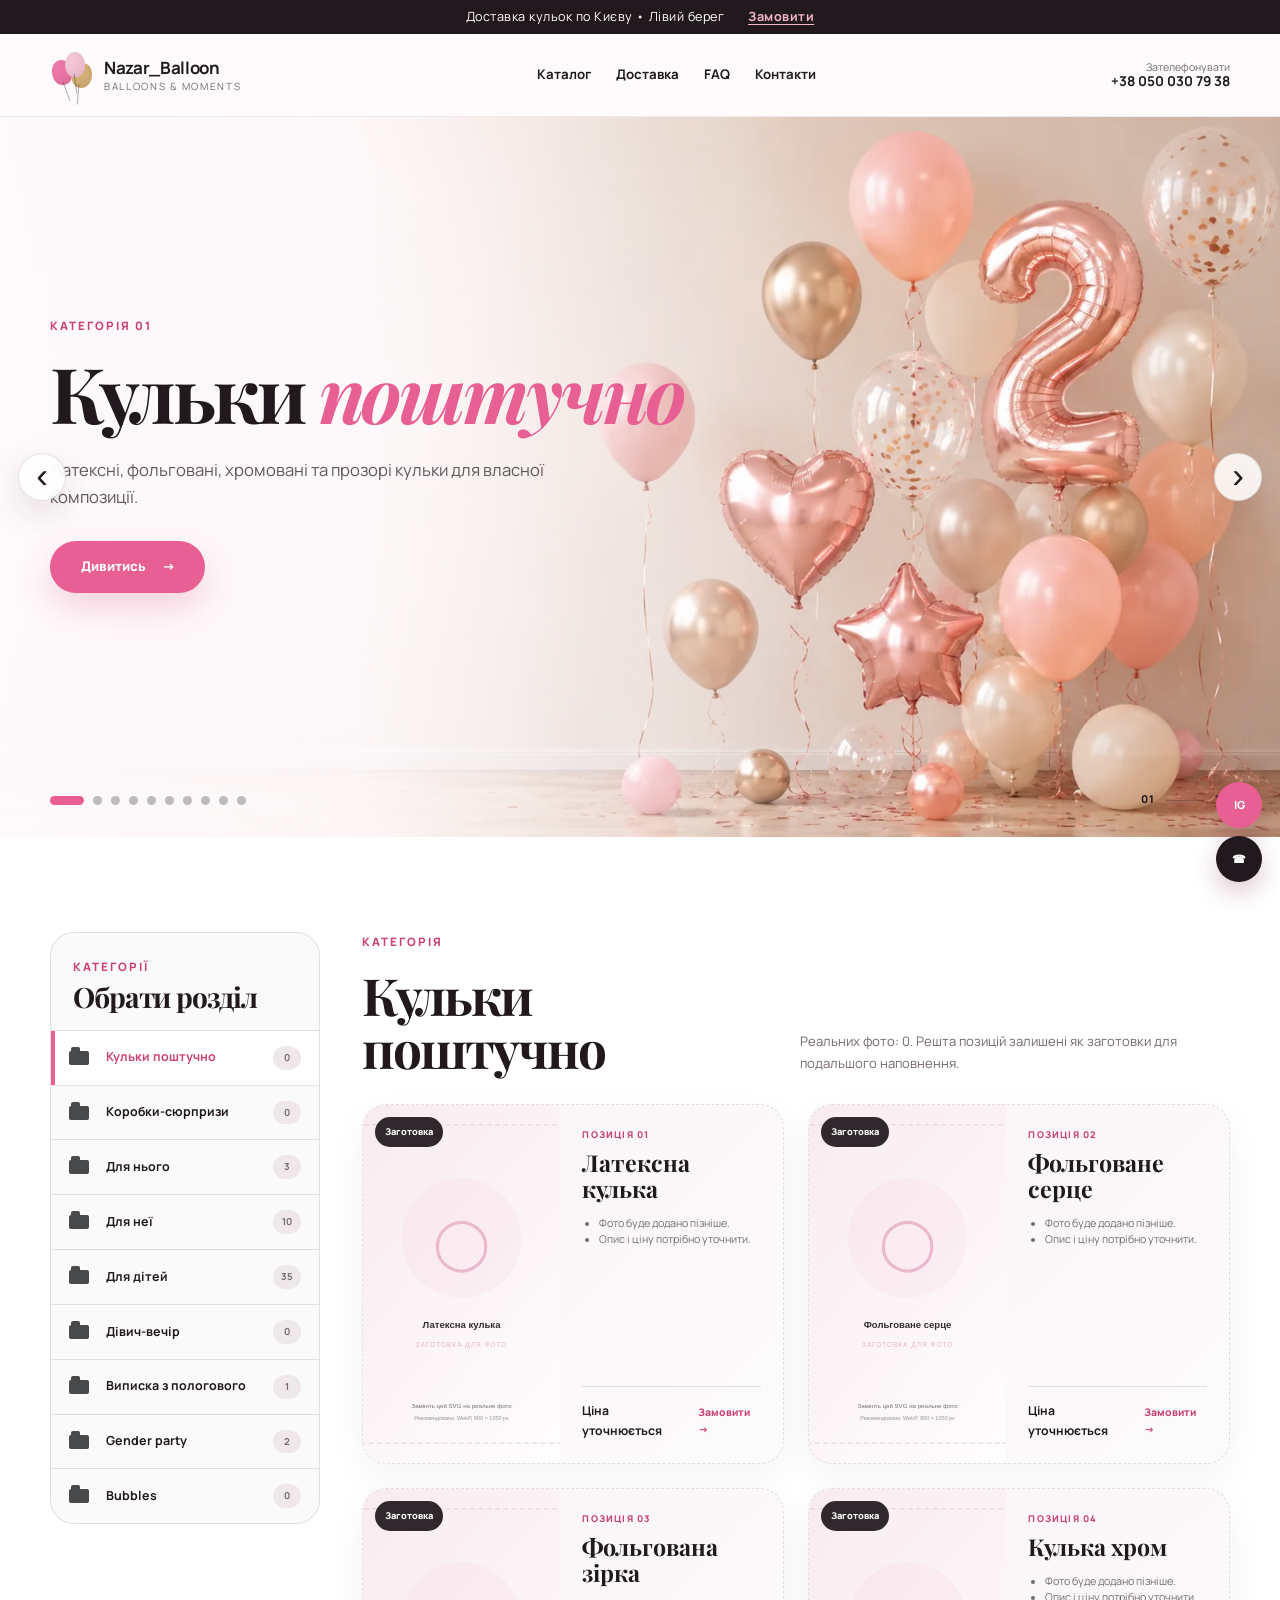
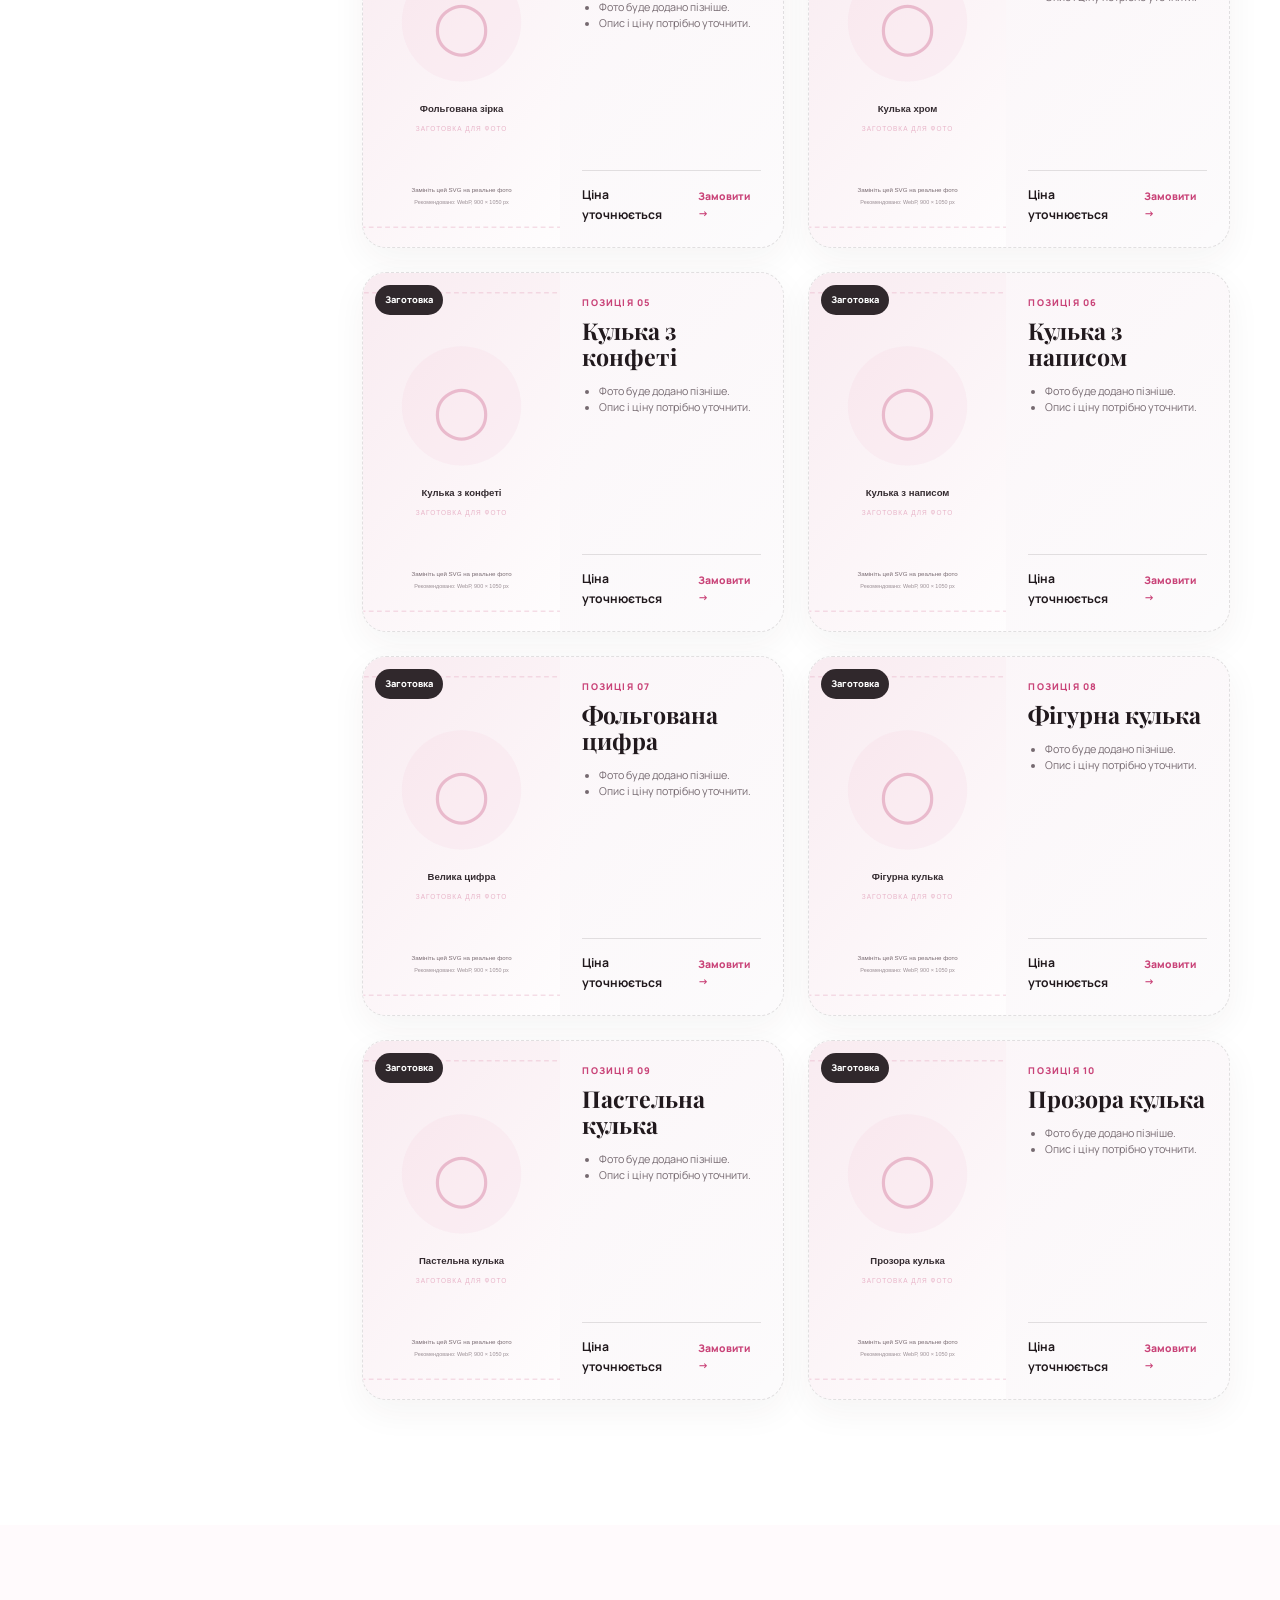
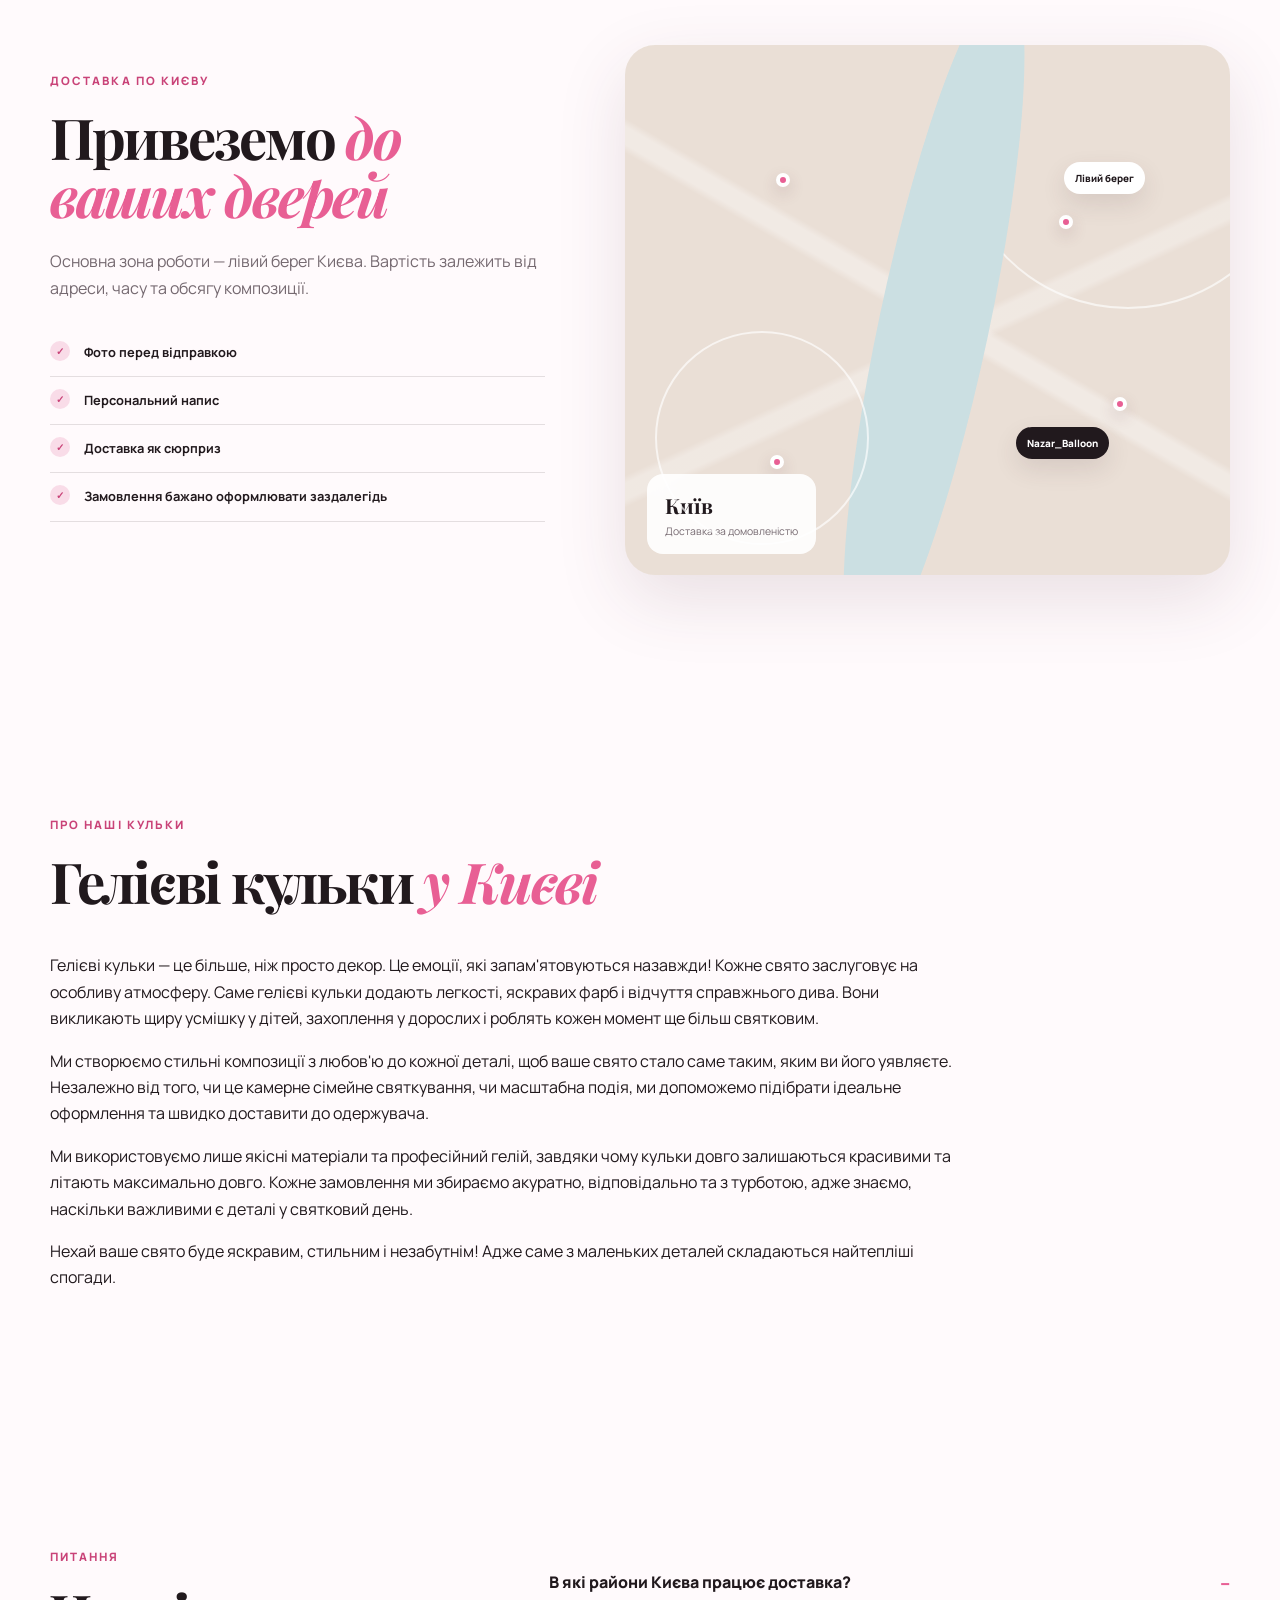
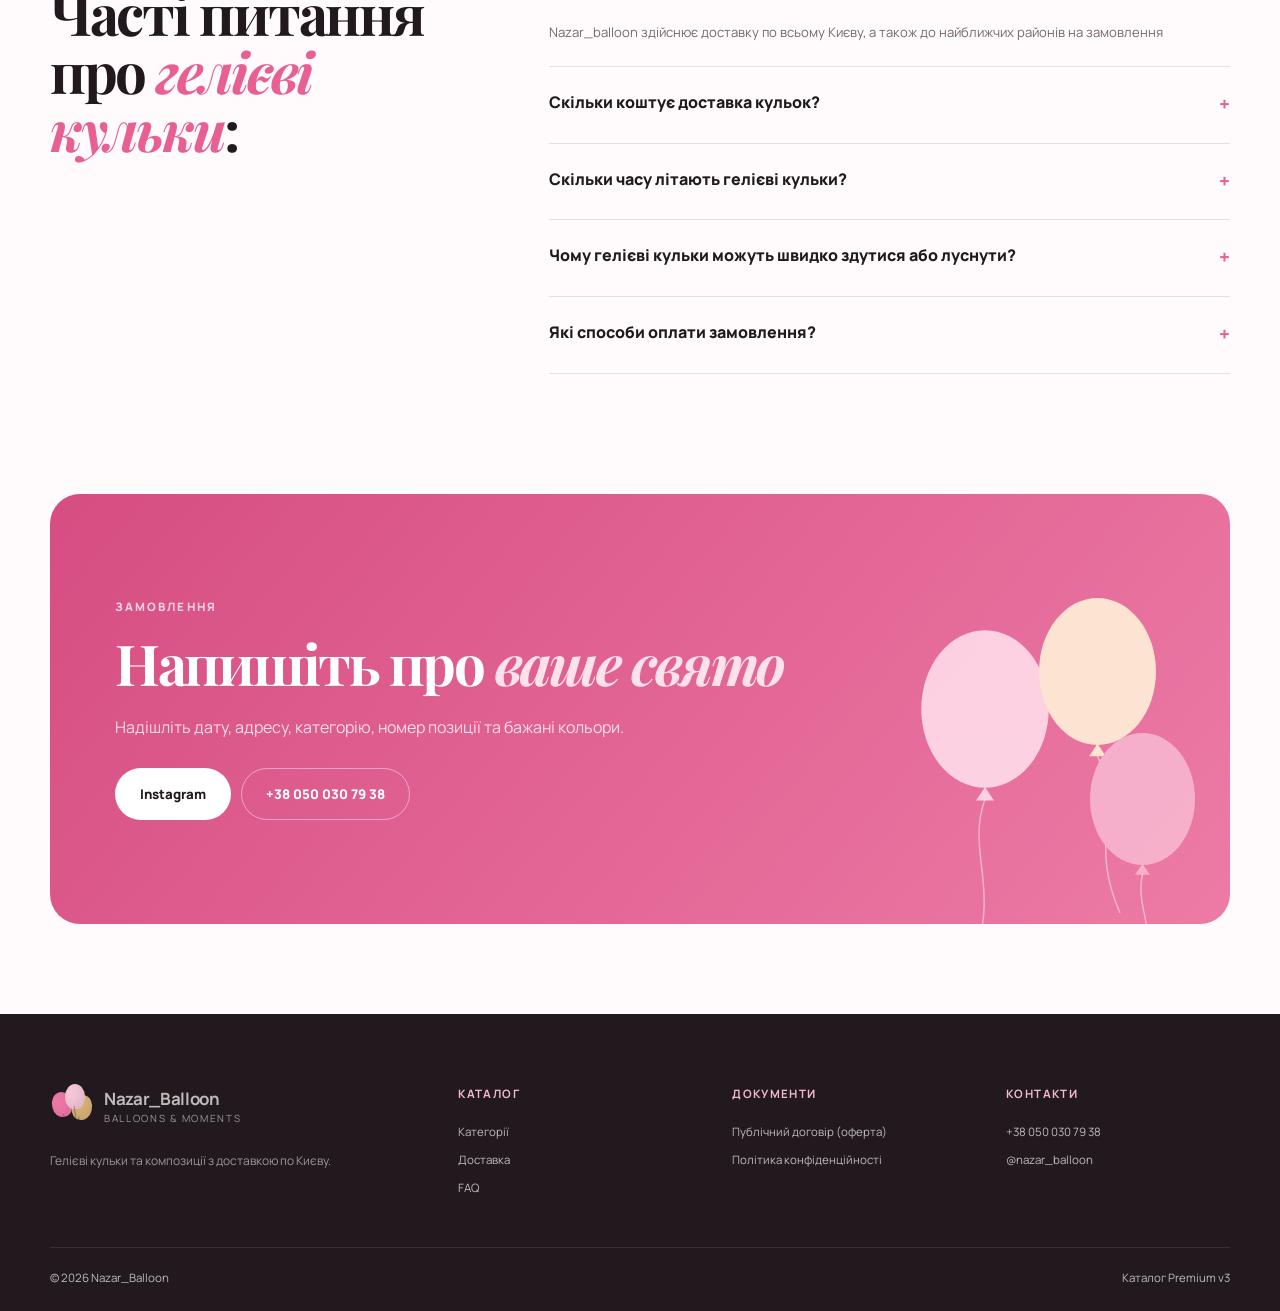
<file: index.html>
<!DOCTYPE html>

<html lang="uk">
<head>
<meta charset="utf-8"/>
<meta content="width=device-width,initial-scale=1" name="viewport"/>
<meta content="#fff8fb" name="theme-color"/>
<meta content="Nazar_Balloon — каталог гелієвих кульок, наборів і святкових композицій з доставкою по Києву." name="description"/>
<title>Nazar_Balloon — каталог кульок і композицій</title>
<link href="assets/images/favicon.svg" rel="icon" type="image/svg+xml"/>
<link href="https://fonts.googleapis.com" rel="preconnect"/>
<link crossorigin="" href="https://fonts.gstatic.com" rel="preconnect"/>
<link href="https://fonts.googleapis.com/css2?family=Manrope:wght@400;500;600;700;800&amp;family=Playfair+Display:wght@600;700&amp;display=swap" rel="stylesheet"/>
<link href="assets/styles.css" rel="stylesheet"/>
</head>
<body>
<div class="announcement"><div class="container announcement__inner"><span>Доставка кульок по Києву • Лівий берег</span><a href="#contacts">Замовити</a></div></div>
<header class="site-header">
<div class="container header__inner">
<a class="brand" href="#top">
<span class="brand__mark"><span class="brand__balloon brand__balloon--one"></span><span class="brand__balloon brand__balloon--two"></span><span class="brand__balloon brand__balloon--three"></span></span>
<span><strong>Nazar_Balloon</strong><small>balloons &amp; moments</small></span>
</a>
<button aria-expanded="false" class="menu-toggle" type="button"><span></span><span></span><span></span></button>
<nav class="main-nav">
<a href="#catalog">Каталог</a><a href="#delivery">Доставка</a><a href="#faq">FAQ</a><a href="#contacts">Контакти</a>
</nav>
<a class="header-cta" href="tel:+380500307938"><span>Зателефонувати</span><strong>+38 050 030 79 38</strong></a>
</div>
</header>
<main id="top">
<section class="category-hero" aria-label="Категорії кульок">
<div class="category-slider" data-category-slider data-autoplay="6500">
<div class="category-slider__viewport">
<article class="category-slider__slide is-active" data-slide-index="0" aria-hidden="false">
<img class="category-slider__image" src="assets/images/categories/single.webp" alt="Кульки поштучно: пастельні, хромовані та фольговані кульки" loading="eager" decoding="async"/>
<div class="category-slider__shade"></div>
<div class="container category-slider__content">
<p class="eyebrow">Категорія 01</p>
<h1>Кульки <em>поштучно</em></h1>
<p>Латексні, фольговані, хромовані та прозорі кульки для власної композиції.</p>
<a class="button button--primary category-slider__cta" href="#catalog" data-go-category="single">Дивитись <span aria-hidden="true">→</span></a>
</div>
</article><article class="category-slider__slide" data-slide-index="1" aria-hidden="true">
<img class="category-slider__image" src="assets/images/categories/boxes.webp" alt="Коробка-сюрприз з гелієвими кульками" loading="lazy" decoding="async"/>
<div class="category-slider__shade"></div>
<div class="container category-slider__content">
<p class="eyebrow">Категорія 02</p>
<h1>Коробки-<em>сюрпризи</em></h1>
<p>Ефектне відкриття коробки з гелієвими кульками та подарунками всередині.</p>
<a class="button button--primary category-slider__cta" href="#catalog" data-go-category="boxes">Дивитись <span aria-hidden="true">→</span></a>
</div>
</article><article class="category-slider__slide" data-slide-index="2" aria-hidden="true">
<img class="category-slider__image" src="assets/images/categories/him.webp" alt="Чоловіча композиція з синіх, чорних і срібних кульок" loading="lazy" decoding="async"/>
<div class="category-slider__shade"></div>
<div class="container category-slider__content">
<p class="eyebrow">Категорія 03</p>
<h1>Кульки <em>для нього</em></h1>
<p>Стримані композиції у синіх, чорних, срібних і золотих відтінках.</p>
<a class="button button--primary category-slider__cta" href="#catalog" data-go-category="him">Дивитись <span aria-hidden="true">→</span></a>
</div>
</article><article class="category-slider__slide" data-slide-index="3" aria-hidden="true">
<img class="category-slider__image" src="assets/images/categories/her.webp" alt="Жіноча композиція з рожевих кульок, сердець і бантика" loading="lazy" decoding="async"/>
<div class="category-slider__shade"></div>
<div class="container category-slider__content">
<p class="eyebrow">Категорія 04</p>
<h1>Кульки <em>для неї</em></h1>
<p>Ніжні та яскраві композиції з серцями, квітами й фольгованими акцентами.</p>
<a class="button button--primary category-slider__cta" href="#catalog" data-go-category="her">Дивитись <span aria-hidden="true">→</span></a>
</div>
</article><article class="category-slider__slide" data-slide-index="4" aria-hidden="true">
<img class="category-slider__image" src="assets/images/categories/kids.webp" alt="Дитяча композиція з різнокольорових кульок і цифри" loading="lazy" decoding="async"/>
<div class="category-slider__shade"></div>
<div class="container category-slider__content">
<p class="eyebrow">Категорія 05</p>
<h1>Кульки <em>для дітей</em></h1>
<p>Кольорові набори з цифрами, зірками та улюбленими казковими героями.</p>
<a class="button button--primary category-slider__cta" href="#catalog" data-go-category="kids">Дивитись <span aria-hidden="true">→</span></a>
</div>
</article><article class="category-slider__slide" data-slide-index="5" aria-hidden="true">
<img class="category-slider__image" src="assets/images/categories/bachelorette.webp" alt="Рожево-золота композиція з кульок для дівич-вечора" loading="lazy" decoding="async"/>
<div class="category-slider__shade"></div>
<div class="container category-slider__content">
<p class="eyebrow">Категорія 06</p>
<h1><em>Дівич-вечір</em></h1>
<p>Святкові рожеві та rose-gold композиції для вечірки з подругами.</p>
<a class="button button--primary category-slider__cta" href="#catalog" data-go-category="bachelorette">Дивитись <span aria-hidden="true">→</span></a>
</div>
</article><article class="category-slider__slide" data-slide-index="6" aria-hidden="true">
<img class="category-slider__image" src="assets/images/categories/maternity.webp" alt="Пастельна композиція з кульок для виписки з пологового" loading="lazy" decoding="async"/>
<div class="category-slider__shade"></div>
<div class="container category-slider__content">
<p class="eyebrow">Категорія 07</p>
<h1>Виписка з <em>пологового</em></h1>
<p>Ніжні композиції для зустрічі мами й малюка вдома або біля пологового.</p>
<a class="button button--primary category-slider__cta" href="#catalog" data-go-category="maternity">Дивитись <span aria-hidden="true">→</span></a>
</div>
</article><article class="category-slider__slide" data-slide-index="7" aria-hidden="true">
<img class="category-slider__image" src="assets/images/categories/gender.webp" alt="Пастельна композиція з рожевих і блакитних кульок для gender party" loading="lazy" decoding="async"/>
<div class="category-slider__shade"></div>
<div class="container category-slider__content">
<p class="eyebrow">Категорія 08</p>
<h1><em>Gender party</em></h1>
<p>Пастельне оформлення для моменту, коли родина дізнається стать малюка.</p>
<a class="button button--primary category-slider__cta" href="#catalog" data-go-category="gender">Дивитись <span aria-hidden="true">→</span></a>
</div>
</article><article class="category-slider__slide" data-slide-index="8" aria-hidden="true">
<img class="category-slider__image" src="assets/images/categories/bubbles.webp" alt="Прозорі bubble-кульки з конфеті та маленькими кульками всередині" loading="lazy" decoding="async"/>
<div class="category-slider__shade"></div>
<div class="container category-slider__content">
<p class="eyebrow">Категорія 09</p>
<h1>Прозорі <em>Bubbles</em></h1>
<p>Великі прозорі кульки з конфеті, пір’ям, маленькими кульками та декором.</p>
<a class="button button--primary category-slider__cta" href="#catalog" data-go-category="bubbles">Дивитись <span aria-hidden="true">→</span></a>
</div>
</article><article class="category-slider__slide" data-slide-index="9" aria-hidden="true">
<img class="category-slider__image" src="assets/images/categories/love.webp" alt="Романтична композиція з червоних і рожевих кульок-сердець" loading="lazy" decoding="async"/>
<div class="category-slider__shade"></div>
<div class="container category-slider__content">
<p class="eyebrow">Добірка 10</p>
<h1>Для <em>закоханих</em></h1>
<p>Серця, зізнання та романтичні композиції для особливого вечора.</p>
<a class="button button--primary category-slider__cta" href="#catalog" data-go-category="her">Дивитись <span aria-hidden="true">→</span></a>
</div>
</article>
</div>
<button class="category-slider__arrow category-slider__arrow--prev" type="button" aria-label="Попередній слайд"><span aria-hidden="true">‹</span></button>
<button class="category-slider__arrow category-slider__arrow--next" type="button" aria-label="Наступний слайд"><span aria-hidden="true">›</span></button>
<div class="category-slider__footer">
<div class="category-slider__dots" role="tablist" aria-label="Оберіть категорію"></div>
<div class="category-slider__counter" aria-live="polite"><span data-slider-current>01</span><i></i><span>10</span></div>
</div>
</div>
</section>
<section class="catalog-section" id="catalog">
<div class="container catalog-layout">
<aside class="category-sidebar reveal">
<div class="category-sidebar__top"><p class="eyebrow">Категорії</p><h2>Обрати розділ</h2></div>
<div class="category-nav"><button class="category-nav__item is-active" data-category="single" type="button"><span class="category-nav__folder"></span><span>Кульки поштучно</span><small>0</small></button><button class="category-nav__item" data-category="boxes" type="button"><span class="category-nav__folder"></span><span>Коробки-сюрпризи</span><small>0</small></button><button class="category-nav__item" data-category="him" type="button"><span class="category-nav__folder"></span><span>Для нього</span><small>3</small></button><button class="category-nav__item" data-category="her" type="button"><span class="category-nav__folder"></span><span>Для неї</span><small>10</small></button><button class="category-nav__item" data-category="kids" type="button"><span class="category-nav__folder"></span><span>Для дітей</span><small>35</small></button><button class="category-nav__item" data-category="bachelorette" type="button"><span class="category-nav__folder"></span><span>Дівич-вечір</span><small>0</small></button><button class="category-nav__item" data-category="maternity" type="button"><span class="category-nav__folder"></span><span>Виписка з пологового</span><small>1</small></button><button class="category-nav__item" data-category="gender" type="button"><span class="category-nav__folder"></span><span>Gender party</span><small>2</small></button><button class="category-nav__item" data-category="bubbles" type="button"><span class="category-nav__folder"></span><span>Bubbles</span><small>0</small></button></div>
</aside>
<div class="catalog-content"><section class="category-panel is-active" data-panel="single"><div class="category-panel__heading"><div><p class="eyebrow">Категорія</p><h2>Кульки поштучно</h2></div><p>Реальних фото: 0. Решта позицій залишені як заготовки для подальшого наповнення.</p></div><div class="catalog-grid"><article class="catalog-card is-placeholder">
<button class="catalog-card__photo" data-open-product="single-1" type="button"><img alt="Латексна кулька" loading="lazy" src="assets/images/catalog-single-01.svg"/><span class="product-status product-status--placeholder">Заготовка</span><span class="catalog-card__zoom">Детальніше</span></button>
<div class="catalog-card__content"><p class="catalog-card__number">Позиція 01</p><h3>Латексна кулька</h3><ul><li>Фото буде додано пізніше.</li><li>Опис і ціну потрібно уточнити.</li></ul><div class="catalog-card__bottom"><strong>Ціна уточнюється</strong><a href="https://www.instagram.com/nazar_balloon/" rel="noopener" target="_blank">Замовити →</a></div></div></article><article class="catalog-card is-placeholder">
<button class="catalog-card__photo" data-open-product="single-2" type="button"><img alt="Фольговане серце" loading="lazy" src="assets/images/catalog-single-02.svg"/><span class="product-status product-status--placeholder">Заготовка</span><span class="catalog-card__zoom">Детальніше</span></button>
<div class="catalog-card__content"><p class="catalog-card__number">Позиція 02</p><h3>Фольговане серце</h3><ul><li>Фото буде додано пізніше.</li><li>Опис і ціну потрібно уточнити.</li></ul><div class="catalog-card__bottom"><strong>Ціна уточнюється</strong><a href="https://www.instagram.com/nazar_balloon/" rel="noopener" target="_blank">Замовити →</a></div></div></article><article class="catalog-card is-placeholder">
<button class="catalog-card__photo" data-open-product="single-3" type="button"><img alt="Фольгована зірка" loading="lazy" src="assets/images/catalog-single-03.svg"/><span class="product-status product-status--placeholder">Заготовка</span><span class="catalog-card__zoom">Детальніше</span></button>
<div class="catalog-card__content"><p class="catalog-card__number">Позиція 03</p><h3>Фольгована зірка</h3><ul><li>Фото буде додано пізніше.</li><li>Опис і ціну потрібно уточнити.</li></ul><div class="catalog-card__bottom"><strong>Ціна уточнюється</strong><a href="https://www.instagram.com/nazar_balloon/" rel="noopener" target="_blank">Замовити →</a></div></div></article><article class="catalog-card is-placeholder">
<button class="catalog-card__photo" data-open-product="single-4" type="button"><img alt="Кулька хром" loading="lazy" src="assets/images/catalog-single-04.svg"/><span class="product-status product-status--placeholder">Заготовка</span><span class="catalog-card__zoom">Детальніше</span></button>
<div class="catalog-card__content"><p class="catalog-card__number">Позиція 04</p><h3>Кулька хром</h3><ul><li>Фото буде додано пізніше.</li><li>Опис і ціну потрібно уточнити.</li></ul><div class="catalog-card__bottom"><strong>Ціна уточнюється</strong><a href="https://www.instagram.com/nazar_balloon/" rel="noopener" target="_blank">Замовити →</a></div></div></article><article class="catalog-card is-placeholder">
<button class="catalog-card__photo" data-open-product="single-5" type="button"><img alt="Кулька з конфеті" loading="lazy" src="assets/images/catalog-single-05.svg"/><span class="product-status product-status--placeholder">Заготовка</span><span class="catalog-card__zoom">Детальніше</span></button>
<div class="catalog-card__content"><p class="catalog-card__number">Позиція 05</p><h3>Кулька з конфеті</h3><ul><li>Фото буде додано пізніше.</li><li>Опис і ціну потрібно уточнити.</li></ul><div class="catalog-card__bottom"><strong>Ціна уточнюється</strong><a href="https://www.instagram.com/nazar_balloon/" rel="noopener" target="_blank">Замовити →</a></div></div></article><article class="catalog-card is-placeholder">
<button class="catalog-card__photo" data-open-product="single-6" type="button"><img alt="Кулька з написом" loading="lazy" src="assets/images/catalog-single-06.svg"/><span class="product-status product-status--placeholder">Заготовка</span><span class="catalog-card__zoom">Детальніше</span></button>
<div class="catalog-card__content"><p class="catalog-card__number">Позиція 06</p><h3>Кулька з написом</h3><ul><li>Фото буде додано пізніше.</li><li>Опис і ціну потрібно уточнити.</li></ul><div class="catalog-card__bottom"><strong>Ціна уточнюється</strong><a href="https://www.instagram.com/nazar_balloon/" rel="noopener" target="_blank">Замовити →</a></div></div></article><article class="catalog-card is-placeholder">
<button class="catalog-card__photo" data-open-product="single-7" type="button"><img alt="Фольгована цифра" loading="lazy" src="assets/images/catalog-single-07.svg"/><span class="product-status product-status--placeholder">Заготовка</span><span class="catalog-card__zoom">Детальніше</span></button>
<div class="catalog-card__content"><p class="catalog-card__number">Позиція 07</p><h3>Фольгована цифра</h3><ul><li>Фото буде додано пізніше.</li><li>Опис і ціну потрібно уточнити.</li></ul><div class="catalog-card__bottom"><strong>Ціна уточнюється</strong><a href="https://www.instagram.com/nazar_balloon/" rel="noopener" target="_blank">Замовити →</a></div></div></article><article class="catalog-card is-placeholder">
<button class="catalog-card__photo" data-open-product="single-8" type="button"><img alt="Фігурна кулька" loading="lazy" src="assets/images/catalog-single-08.svg"/><span class="product-status product-status--placeholder">Заготовка</span><span class="catalog-card__zoom">Детальніше</span></button>
<div class="catalog-card__content"><p class="catalog-card__number">Позиція 08</p><h3>Фігурна кулька</h3><ul><li>Фото буде додано пізніше.</li><li>Опис і ціну потрібно уточнити.</li></ul><div class="catalog-card__bottom"><strong>Ціна уточнюється</strong><a href="https://www.instagram.com/nazar_balloon/" rel="noopener" target="_blank">Замовити →</a></div></div></article><article class="catalog-card is-placeholder">
<button class="catalog-card__photo" data-open-product="single-9" type="button"><img alt="Пастельна кулька" loading="lazy" src="assets/images/catalog-single-09.svg"/><span class="product-status product-status--placeholder">Заготовка</span><span class="catalog-card__zoom">Детальніше</span></button>
<div class="catalog-card__content"><p class="catalog-card__number">Позиція 09</p><h3>Пастельна кулька</h3><ul><li>Фото буде додано пізніше.</li><li>Опис і ціну потрібно уточнити.</li></ul><div class="catalog-card__bottom"><strong>Ціна уточнюється</strong><a href="https://www.instagram.com/nazar_balloon/" rel="noopener" target="_blank">Замовити →</a></div></div></article><article class="catalog-card is-placeholder">
<button class="catalog-card__photo" data-open-product="single-10" type="button"><img alt="Прозора кулька" loading="lazy" src="assets/images/catalog-single-10.svg"/><span class="product-status product-status--placeholder">Заготовка</span><span class="catalog-card__zoom">Детальніше</span></button>
<div class="catalog-card__content"><p class="catalog-card__number">Позиція 10</p><h3>Прозора кулька</h3><ul><li>Фото буде додано пізніше.</li><li>Опис і ціну потрібно уточнити.</li></ul><div class="catalog-card__bottom"><strong>Ціна уточнюється</strong><a href="https://www.instagram.com/nazar_balloon/" rel="noopener" target="_blank">Замовити →</a></div></div></article></div></section><section class="category-panel" data-panel="boxes"><div class="category-panel__heading"><div><p class="eyebrow">Категорія</p><h2>Коробки-сюрпризи</h2></div><p>Реальних фото: 0. Решта позицій залишені як заготовки для подальшого наповнення.</p></div><div class="catalog-grid"><article class="catalog-card is-placeholder">
<button class="catalog-card__photo" data-open-product="boxes-1" type="button"><img alt="Коробка-сюрприз №1" loading="lazy" src="assets/images/catalog-boxes-01.svg"/><span class="product-status product-status--placeholder">Заготовка</span><span class="catalog-card__zoom">Детальніше</span></button>
<div class="catalog-card__content"><p class="catalog-card__number">Позиція 01</p><h3>Коробка-сюрприз №1</h3><ul><li>Фото буде додано пізніше.</li><li>Опис і ціну потрібно уточнити.</li></ul><div class="catalog-card__bottom"><strong>Ціна уточнюється</strong><a href="https://www.instagram.com/nazar_balloon/" rel="noopener" target="_blank">Замовити →</a></div></div></article><article class="catalog-card is-placeholder">
<button class="catalog-card__photo" data-open-product="boxes-2" type="button"><img alt="Коробка-сюрприз №2" loading="lazy" src="assets/images/catalog-boxes-02.svg"/><span class="product-status product-status--placeholder">Заготовка</span><span class="catalog-card__zoom">Детальніше</span></button>
<div class="catalog-card__content"><p class="catalog-card__number">Позиція 02</p><h3>Коробка-сюрприз №2</h3><ul><li>Фото буде додано пізніше.</li><li>Опис і ціну потрібно уточнити.</li></ul><div class="catalog-card__bottom"><strong>Ціна уточнюється</strong><a href="https://www.instagram.com/nazar_balloon/" rel="noopener" target="_blank">Замовити →</a></div></div></article><article class="catalog-card is-placeholder">
<button class="catalog-card__photo" data-open-product="boxes-3" type="button"><img alt="Коробка-сюрприз №3" loading="lazy" src="assets/images/catalog-boxes-03.svg"/><span class="product-status product-status--placeholder">Заготовка</span><span class="catalog-card__zoom">Детальніше</span></button>
<div class="catalog-card__content"><p class="catalog-card__number">Позиція 03</p><h3>Коробка-сюрприз №3</h3><ul><li>Фото буде додано пізніше.</li><li>Опис і ціну потрібно уточнити.</li></ul><div class="catalog-card__bottom"><strong>Ціна уточнюється</strong><a href="https://www.instagram.com/nazar_balloon/" rel="noopener" target="_blank">Замовити →</a></div></div></article><article class="catalog-card is-placeholder">
<button class="catalog-card__photo" data-open-product="boxes-4" type="button"><img alt="Коробка-сюрприз №4" loading="lazy" src="assets/images/catalog-boxes-04.svg"/><span class="product-status product-status--placeholder">Заготовка</span><span class="catalog-card__zoom">Детальніше</span></button>
<div class="catalog-card__content"><p class="catalog-card__number">Позиція 04</p><h3>Коробка-сюрприз №4</h3><ul><li>Фото буде додано пізніше.</li><li>Опис і ціну потрібно уточнити.</li></ul><div class="catalog-card__bottom"><strong>Ціна уточнюється</strong><a href="https://www.instagram.com/nazar_balloon/" rel="noopener" target="_blank">Замовити →</a></div></div></article><article class="catalog-card is-placeholder">
<button class="catalog-card__photo" data-open-product="boxes-5" type="button"><img alt="Коробка-сюрприз №5" loading="lazy" src="assets/images/catalog-boxes-05.svg"/><span class="product-status product-status--placeholder">Заготовка</span><span class="catalog-card__zoom">Детальніше</span></button>
<div class="catalog-card__content"><p class="catalog-card__number">Позиція 05</p><h3>Коробка-сюрприз №5</h3><ul><li>Фото буде додано пізніше.</li><li>Опис і ціну потрібно уточнити.</li></ul><div class="catalog-card__bottom"><strong>Ціна уточнюється</strong><a href="https://www.instagram.com/nazar_balloon/" rel="noopener" target="_blank">Замовити →</a></div></div></article><article class="catalog-card is-placeholder">
<button class="catalog-card__photo" data-open-product="boxes-6" type="button"><img alt="Коробка-сюрприз №6" loading="lazy" src="assets/images/catalog-boxes-06.svg"/><span class="product-status product-status--placeholder">Заготовка</span><span class="catalog-card__zoom">Детальніше</span></button>
<div class="catalog-card__content"><p class="catalog-card__number">Позиція 06</p><h3>Коробка-сюрприз №6</h3><ul><li>Фото буде додано пізніше.</li><li>Опис і ціну потрібно уточнити.</li></ul><div class="catalog-card__bottom"><strong>Ціна уточнюється</strong><a href="https://www.instagram.com/nazar_balloon/" rel="noopener" target="_blank">Замовити →</a></div></div></article><article class="catalog-card is-placeholder">
<button class="catalog-card__photo" data-open-product="boxes-7" type="button"><img alt="Коробка-сюрприз №7" loading="lazy" src="assets/images/catalog-boxes-07.svg"/><span class="product-status product-status--placeholder">Заготовка</span><span class="catalog-card__zoom">Детальніше</span></button>
<div class="catalog-card__content"><p class="catalog-card__number">Позиція 07</p><h3>Коробка-сюрприз №7</h3><ul><li>Фото буде додано пізніше.</li><li>Опис і ціну потрібно уточнити.</li></ul><div class="catalog-card__bottom"><strong>Ціна уточнюється</strong><a href="https://www.instagram.com/nazar_balloon/" rel="noopener" target="_blank">Замовити →</a></div></div></article><article class="catalog-card is-placeholder">
<button class="catalog-card__photo" data-open-product="boxes-8" type="button"><img alt="Коробка-сюрприз №8" loading="lazy" src="assets/images/catalog-boxes-08.svg"/><span class="product-status product-status--placeholder">Заготовка</span><span class="catalog-card__zoom">Детальніше</span></button>
<div class="catalog-card__content"><p class="catalog-card__number">Позиція 08</p><h3>Коробка-сюрприз №8</h3><ul><li>Фото буде додано пізніше.</li><li>Опис і ціну потрібно уточнити.</li></ul><div class="catalog-card__bottom"><strong>Ціна уточнюється</strong><a href="https://www.instagram.com/nazar_balloon/" rel="noopener" target="_blank">Замовити →</a></div></div></article><article class="catalog-card is-placeholder">
<button class="catalog-card__photo" data-open-product="boxes-9" type="button"><img alt="Коробка-сюрприз №9" loading="lazy" src="assets/images/catalog-boxes-09.svg"/><span class="product-status product-status--placeholder">Заготовка</span><span class="catalog-card__zoom">Детальніше</span></button>
<div class="catalog-card__content"><p class="catalog-card__number">Позиція 09</p><h3>Коробка-сюрприз №9</h3><ul><li>Фото буде додано пізніше.</li><li>Опис і ціну потрібно уточнити.</li></ul><div class="catalog-card__bottom"><strong>Ціна уточнюється</strong><a href="https://www.instagram.com/nazar_balloon/" rel="noopener" target="_blank">Замовити →</a></div></div></article><article class="catalog-card is-placeholder">
<button class="catalog-card__photo" data-open-product="boxes-10" type="button"><img alt="Коробка-сюрприз №10" loading="lazy" src="assets/images/catalog-boxes-10.svg"/><span class="product-status product-status--placeholder">Заготовка</span><span class="catalog-card__zoom">Детальніше</span></button>
<div class="catalog-card__content"><p class="catalog-card__number">Позиція 10</p><h3>Коробка-сюрприз №10</h3><ul><li>Фото буде додано пізніше.</li><li>Опис і ціну потрібно уточнити.</li></ul><div class="catalog-card__bottom"><strong>Ціна уточнюється</strong><a href="https://www.instagram.com/nazar_balloon/" rel="noopener" target="_blank">Замовити →</a></div></div></article></div></section><section class="category-panel" data-panel="him"><div class="category-panel__heading"><div><p class="eyebrow">Категорія</p><h2>Для нього</h2></div><p>Реальних фото: 3. Решта позицій залишені як заготовки для подальшого наповнення.</p></div><div class="catalog-grid"><article class="catalog-card">
<button class="catalog-card__photo" data-open-product="him-1" type="button"><img alt="Маска Бетмена" loading="lazy" src="assets/images/products/set-01.webp"/><span class="product-status">Набір №1</span><span class="catalog-card__zoom">Детальніше</span></button>
<div class="catalog-card__content"><p class="catalog-card__number">Позиція 01</p><h3>Маска Бетмена</h3><ul><li>Фольгована фігура маска Бетмена — 1 шт.</li><li>Фольговане серце — 2 шт.</li><li>Латексні кульки — 3 шт.</li></ul><div class="catalog-card__bottom"><strong>1 000 грн</strong><a href="https://www.instagram.com/nazar_balloon/" rel="noopener" target="_blank">Замовити →</a></div></div></article><article class="catalog-card">
<button class="catalog-card__photo" data-open-product="him-2" type="button"><img alt="Маска Бетмена" loading="lazy" src="assets/images/products/set-08.webp"/><span class="product-status">Набір №8</span><span class="catalog-card__zoom">Детальніше</span></button>
<div class="catalog-card__content"><p class="catalog-card__number">Позиція 02</p><h3>Маска Бетмена</h3><ul><li>Фольгована фігура маска Бетмена — 1 шт.</li><li>Латексні кульки — 7 шт.</li></ul><div class="catalog-card__bottom"><strong>980 грн</strong><a href="https://www.instagram.com/nazar_balloon/" rel="noopener" target="_blank">Замовити →</a></div></div></article><article class="catalog-card">
<button class="catalog-card__photo" data-open-product="him-3" type="button"><img alt="Bubble + долар" loading="lazy" src="assets/images/products/set-29.webp"/><span class="product-status">Набір №29</span><span class="catalog-card__zoom">Детальніше</span></button>
<div class="catalog-card__content"><p class="catalog-card__number">Позиція 03</p><h3>Bubble + долар</h3><ul><li>Дзеркальний Bubble з доларами — 1 шт.</li><li>Фольгована фігура долар — 1 шт.</li><li>Латексні кульки — 5 шт.</li></ul><div class="catalog-card__bottom"><strong>1 930 грн</strong><a href="https://www.instagram.com/nazar_balloon/" rel="noopener" target="_blank">Замовити →</a></div></div></article><article class="catalog-card is-placeholder">
<button class="catalog-card__photo" data-open-product="him-4" type="button"><img alt="Для нього №4" loading="lazy" src="assets/images/catalog-him-04.svg"/><span class="product-status product-status--placeholder">Заготовка</span><span class="catalog-card__zoom">Детальніше</span></button>
<div class="catalog-card__content"><p class="catalog-card__number">Позиція 04</p><h3>Для нього №4</h3><ul><li>Фото буде додано пізніше.</li><li>Опис і ціну потрібно уточнити.</li></ul><div class="catalog-card__bottom"><strong>Ціна уточнюється</strong><a href="https://www.instagram.com/nazar_balloon/" rel="noopener" target="_blank">Замовити →</a></div></div></article><article class="catalog-card is-placeholder">
<button class="catalog-card__photo" data-open-product="him-5" type="button"><img alt="Для нього №5" loading="lazy" src="assets/images/catalog-him-05.svg"/><span class="product-status product-status--placeholder">Заготовка</span><span class="catalog-card__zoom">Детальніше</span></button>
<div class="catalog-card__content"><p class="catalog-card__number">Позиція 05</p><h3>Для нього №5</h3><ul><li>Фото буде додано пізніше.</li><li>Опис і ціну потрібно уточнити.</li></ul><div class="catalog-card__bottom"><strong>Ціна уточнюється</strong><a href="https://www.instagram.com/nazar_balloon/" rel="noopener" target="_blank">Замовити →</a></div></div></article><article class="catalog-card is-placeholder">
<button class="catalog-card__photo" data-open-product="him-6" type="button"><img alt="Для нього №6" loading="lazy" src="assets/images/catalog-him-06.svg"/><span class="product-status product-status--placeholder">Заготовка</span><span class="catalog-card__zoom">Детальніше</span></button>
<div class="catalog-card__content"><p class="catalog-card__number">Позиція 06</p><h3>Для нього №6</h3><ul><li>Фото буде додано пізніше.</li><li>Опис і ціну потрібно уточнити.</li></ul><div class="catalog-card__bottom"><strong>Ціна уточнюється</strong><a href="https://www.instagram.com/nazar_balloon/" rel="noopener" target="_blank">Замовити →</a></div></div></article><article class="catalog-card is-placeholder">
<button class="catalog-card__photo" data-open-product="him-7" type="button"><img alt="Для нього №7" loading="lazy" src="assets/images/catalog-him-07.svg"/><span class="product-status product-status--placeholder">Заготовка</span><span class="catalog-card__zoom">Детальніше</span></button>
<div class="catalog-card__content"><p class="catalog-card__number">Позиція 07</p><h3>Для нього №7</h3><ul><li>Фото буде додано пізніше.</li><li>Опис і ціну потрібно уточнити.</li></ul><div class="catalog-card__bottom"><strong>Ціна уточнюється</strong><a href="https://www.instagram.com/nazar_balloon/" rel="noopener" target="_blank">Замовити →</a></div></div></article><article class="catalog-card is-placeholder">
<button class="catalog-card__photo" data-open-product="him-8" type="button"><img alt="Для нього №8" loading="lazy" src="assets/images/catalog-him-08.svg"/><span class="product-status product-status--placeholder">Заготовка</span><span class="catalog-card__zoom">Детальніше</span></button>
<div class="catalog-card__content"><p class="catalog-card__number">Позиція 08</p><h3>Для нього №8</h3><ul><li>Фото буде додано пізніше.</li><li>Опис і ціну потрібно уточнити.</li></ul><div class="catalog-card__bottom"><strong>Ціна уточнюється</strong><a href="https://www.instagram.com/nazar_balloon/" rel="noopener" target="_blank">Замовити →</a></div></div></article><article class="catalog-card is-placeholder">
<button class="catalog-card__photo" data-open-product="him-9" type="button"><img alt="Для нього №9" loading="lazy" src="assets/images/catalog-him-09.svg"/><span class="product-status product-status--placeholder">Заготовка</span><span class="catalog-card__zoom">Детальніше</span></button>
<div class="catalog-card__content"><p class="catalog-card__number">Позиція 09</p><h3>Для нього №9</h3><ul><li>Фото буде додано пізніше.</li><li>Опис і ціну потрібно уточнити.</li></ul><div class="catalog-card__bottom"><strong>Ціна уточнюється</strong><a href="https://www.instagram.com/nazar_balloon/" rel="noopener" target="_blank">Замовити →</a></div></div></article><article class="catalog-card is-placeholder">
<button class="catalog-card__photo" data-open-product="him-10" type="button"><img alt="Для нього №10" loading="lazy" src="assets/images/catalog-him-10.svg"/><span class="product-status product-status--placeholder">Заготовка</span><span class="catalog-card__zoom">Детальніше</span></button>
<div class="catalog-card__content"><p class="catalog-card__number">Позиція 10</p><h3>Для нього №10</h3><ul><li>Фото буде додано пізніше.</li><li>Опис і ціну потрібно уточнити.</li></ul><div class="catalog-card__bottom"><strong>Ціна уточнюється</strong><a href="https://www.instagram.com/nazar_balloon/" rel="noopener" target="_blank">Замовити →</a></div></div></article></div></section><section class="category-panel" data-panel="her"><div class="category-panel__heading"><div><p class="eyebrow">Категорія</p><h2>Для неї</h2></div><p>Реальних фото: 10. Решта позицій залишені як заготовки для подальшого наповнення.</p></div><div class="catalog-grid"><article class="catalog-card">
<button class="catalog-card__photo" data-open-product="her-1" type="button"><img alt="Такса" loading="lazy" src="assets/images/products/set-06.webp"/><span class="product-status">Набір №6</span><span class="catalog-card__zoom">Детальніше</span></button>
<div class="catalog-card__content"><p class="catalog-card__number">Позиція 01</p><h3>Такса</h3><ul><li>Фольгована фігура такса — 1 шт.</li><li>Фольгована фігура бантик — 1 шт.</li></ul><div class="catalog-card__bottom"><strong>1 000 грн</strong><a href="https://www.instagram.com/nazar_balloon/" rel="noopener" target="_blank">Замовити →</a></div></div></article><article class="catalog-card">
<button class="catalog-card__photo" data-open-product="her-2" type="button"><img alt="18 років" loading="lazy" src="assets/images/products/set-09.webp"/><span class="product-status">Набір №9</span><span class="catalog-card__zoom">Детальніше</span></button>
<div class="catalog-card__content"><p class="catalog-card__number">Позиція 02</p><h3>18 років</h3><ul><li>Фольгована цифра — 2 шт.</li><li>Фольговані серця — 2 шт.</li><li>Латексні кульки — 20 шт.</li></ul><div class="catalog-card__bottom"><strong>2 540 грн</strong><a href="https://www.instagram.com/nazar_balloon/" rel="noopener" target="_blank">Замовити →</a></div></div></article><article class="catalog-card">
<button class="catalog-card__photo" data-open-product="her-3" type="button"><img alt="Love" loading="lazy" src="assets/images/products/set-12.webp"/><span class="product-status">Набір №12</span><span class="catalog-card__zoom">Детальніше</span></button>
<div class="catalog-card__content"><p class="catalog-card__number">Позиція 03</p><h3>Love</h3><ul><li>Велике фольговане серце з написом — 1 шт.</li><li>Фольговані серця — 20 шт.</li></ul><div class="catalog-card__bottom"><strong>3 750 грн</strong><a href="https://www.instagram.com/nazar_balloon/" rel="noopener" target="_blank">Замовити →</a></div></div></article><article class="catalog-card">
<button class="catalog-card__photo" data-open-product="her-4" type="button"><img alt="Бантик" loading="lazy" src="assets/images/products/set-13.webp"/><span class="product-status">Набір №13</span><span class="catalog-card__zoom">Детальніше</span></button>
<div class="catalog-card__content"><p class="catalog-card__number">Позиція 04</p><h3>Бантик</h3><ul><li>Фольгована фігура бантик — 1 шт.</li><li>Латексні кульки — 9 шт.</li></ul><div class="catalog-card__bottom"><strong>1 120 грн</strong><a href="https://www.instagram.com/nazar_balloon/" rel="noopener" target="_blank">Замовити →</a></div></div></article><article class="catalog-card">
<button class="catalog-card__photo" data-open-product="her-5" type="button"><img alt="Пляшка шампанського" loading="lazy" src="assets/images/products/set-30.webp"/><span class="product-status">Набір №30</span><span class="catalog-card__zoom">Детальніше</span></button>
<div class="catalog-card__content"><p class="catalog-card__number">Позиція 05</p><h3>Пляшка шампанського</h3><ul><li>Фольгована фігура пляшка шампанського — 1 шт.</li><li>Латексні кульки з написом — 4 шт.</li></ul><div class="catalog-card__bottom"><strong>780 грн</strong><a href="https://www.instagram.com/nazar_balloon/" rel="noopener" target="_blank">Замовити →</a></div></div></article><article class="catalog-card">
<button class="catalog-card__photo" data-open-product="her-6" type="button"><img alt="Серце" loading="lazy" src="assets/images/products/set-31.webp"/><span class="product-status">Набір №31</span><span class="catalog-card__zoom">Детальніше</span></button>
<div class="catalog-card__content"><p class="catalog-card__number">Позиція 06</p><h3>Серце</h3><ul><li>Фольговані серця — 20 шт.</li></ul><div class="catalog-card__bottom"><strong>3 000 грн</strong><a href="https://www.instagram.com/nazar_balloon/" rel="noopener" target="_blank">Замовити →</a></div></div></article><article class="catalog-card">
<button class="catalog-card__photo" data-open-product="her-7" type="button"><img alt="Квітка піон" loading="lazy" src="assets/images/products/set-32.webp"/><span class="product-status">Набір №32</span><span class="catalog-card__zoom">Детальніше</span></button>
<div class="catalog-card__content"><p class="catalog-card__number">Позиція 07</p><h3>Квітка піон</h3><ul><li>Фольгована фігура квітка піон — 1 шт.</li><li>Фольговані серця — 5 шт.</li><li>Латексні кульки — 4 шт.</li></ul><div class="catalog-card__bottom"><strong>1 420 грн</strong><a href="https://www.instagram.com/nazar_balloon/" rel="noopener" target="_blank">Замовити →</a></div></div></article><article class="catalog-card">
<button class="catalog-card__photo" data-open-product="her-8" type="button"><img alt="Квіти" loading="lazy" src="assets/images/products/set-39.webp"/><span class="product-status">Набір №39</span><span class="catalog-card__zoom">Детальніше</span></button>
<div class="catalog-card__content"><p class="catalog-card__number">Позиція 08</p><h3>Квіти</h3><ul><li>Фольгована фігура квітка піон — 1 шт.</li><li>Фольгована фігура квітка — 1 шт.</li><li>Фольговані серця — 5 шт.</li><li>Латексні кульки — 4 шт.</li></ul><div class="catalog-card__bottom"><strong>1 810 грн</strong><a href="https://www.instagram.com/nazar_balloon/" rel="noopener" target="_blank">Замовити →</a></div></div></article><article class="catalog-card">
<button class="catalog-card__photo" data-open-product="her-9" type="button"><img alt="Єдиноріг у стрибку з метеликами" loading="lazy" src="assets/images/products/set-43.webp"/><span class="product-status">Набір №43</span><span class="catalog-card__zoom">Детальніше</span></button>
<div class="catalog-card__content"><p class="catalog-card__number">Позиція 09</p><h3>Єдиноріг у стрибку з метеликами</h3><ul><li>Фольгована фігура єдиноріг у стрибку — 1 шт.</li><li>Фольговані фігури метелик — 3 шт.</li></ul><div class="catalog-card__bottom"><strong>1 990 грн</strong><a href="https://www.instagram.com/nazar_balloon/" rel="noopener" target="_blank">Замовити →</a></div></div></article><article class="catalog-card">
<button class="catalog-card__photo" data-open-product="her-10" type="button"><img alt="Ніжний набір для неї" loading="lazy" src="assets/images/products/set-49.webp"/><span class="product-status">Набір №49</span><span class="catalog-card__zoom">Детальніше</span></button>
<div class="catalog-card__content"><p class="catalog-card__number">Позиція 10</p><h3>Ніжний набір для неї</h3><ul><li>Фольговані серця — 5 шт.</li><li>Латексні кульки — 11 шт.</li></ul><div class="catalog-card__bottom"><strong>1 520 грн</strong><a href="https://www.instagram.com/nazar_balloon/" rel="noopener" target="_blank">Замовити →</a></div></div></article></div></section><section class="category-panel" data-panel="kids"><div class="category-panel__heading"><div><p class="eyebrow">Категорія</p><h2>Для дітей</h2></div><p>Реальних фото: 35. Решта позицій залишені як заготовки для подальшого наповнення.</p></div><div class="catalog-grid"><article class="catalog-card">
<button class="catalog-card__photo" data-open-product="kids-1" type="button"><img alt="Маска Бетмена" loading="lazy" src="assets/images/products/set-01.webp"/><span class="product-status">Набір №1</span><span class="catalog-card__zoom">Детальніше</span></button>
<div class="catalog-card__content"><p class="catalog-card__number">Позиція 01</p><h3>Маска Бетмена</h3><ul><li>Фольгована фігура маска Бетмена — 1 шт.</li><li>Фольговане серце — 2 шт.</li><li>Латексні кульки — 3 шт.</li></ul><div class="catalog-card__bottom"><strong>1 000 грн</strong><a href="https://www.instagram.com/nazar_balloon/" rel="noopener" target="_blank">Замовити →</a></div></div></article><article class="catalog-card">
<button class="catalog-card__photo" data-open-product="kids-2" type="button"><img alt="11 років" loading="lazy" src="assets/images/products/set-02.webp"/><span class="product-status">Набір №2</span><span class="catalog-card__zoom">Детальніше</span></button>
<div class="catalog-card__content"><p class="catalog-card__number">Позиція 02</p><h3>11 років</h3><ul><li>Фольгована цифра — 2 шт.</li><li>Фольговане серце — 5 шт.</li></ul><div class="catalog-card__bottom"><strong>1 550 грн</strong><a href="https://www.instagram.com/nazar_balloon/" rel="noopener" target="_blank">Замовити →</a></div></div></article><article class="catalog-card">
<button class="catalog-card__photo" data-open-product="kids-3" type="button"><img alt="1 рік" loading="lazy" src="assets/images/products/set-03.webp"/><span class="product-status">Набір №3</span><span class="catalog-card__zoom">Детальніше</span></button>
<div class="catalog-card__content"><p class="catalog-card__number">Позиція 03</p><h3>1 рік</h3><ul><li>Фольгована цифра — 1 шт.</li><li>Латексні кульки з конфеті — 5 шт.</li><li>Латексні кульки — 10 шт.</li></ul><div class="catalog-card__bottom"><strong>1 650 грн</strong><a href="https://www.instagram.com/nazar_balloon/" rel="noopener" target="_blank">Замовити →</a></div></div></article><article class="catalog-card">
<button class="catalog-card__photo" data-open-product="kids-4" type="button"><img alt="Щенячий патруль" loading="lazy" src="assets/images/products/set-04.webp"/><span class="product-status">Набір №4</span><span class="catalog-card__zoom">Детальніше</span></button>
<div class="catalog-card__content"><p class="catalog-card__number">Позиція 04</p><h3>Щенячий патруль</h3><ul><li>Фольгована цифра — 1 шт.</li><li>Фольгована фігура Гонщик — 1 шт.</li><li>Латексна кулька з конфеті — 1 шт.</li><li>Латексні кульки хром — 2 шт.</li><li>Латексні кульки — 4 шт.</li></ul><div class="catalog-card__bottom"><strong>1 450 грн</strong><a href="https://www.instagram.com/nazar_balloon/" rel="noopener" target="_blank">Замовити →</a></div></div></article><article class="catalog-card">
<button class="catalog-card__photo" data-open-product="kids-5" type="button"><img alt="Каченя" loading="lazy" src="assets/images/products/set-05.webp"/><span class="product-status">Набір №5</span><span class="catalog-card__zoom">Детальніше</span></button>
<div class="catalog-card__content"><p class="catalog-card__number">Позиція 05</p><h3>Каченя</h3><ul><li>Фольгована фігура каченя — 1 шт.</li><li>Латексні кульки — 7 шт.</li></ul><div class="catalog-card__bottom"><strong>1 010 грн</strong><a href="https://www.instagram.com/nazar_balloon/" rel="noopener" target="_blank">Замовити →</a></div></div></article><article class="catalog-card">
<button class="catalog-card__photo" data-open-product="kids-6" type="button"><img alt="Такса" loading="lazy" src="assets/images/products/set-06.webp"/><span class="product-status">Набір №6</span><span class="catalog-card__zoom">Детальніше</span></button>
<div class="catalog-card__content"><p class="catalog-card__number">Позиція 06</p><h3>Такса</h3><ul><li>Фольгована фігура такса — 1 шт.</li><li>Фольгована фігура бантик — 1 шт.</li></ul><div class="catalog-card__bottom"><strong>1 000 грн</strong><a href="https://www.instagram.com/nazar_balloon/" rel="noopener" target="_blank">Замовити →</a></div></div></article><article class="catalog-card">
<button class="catalog-card__photo" data-open-product="kids-7" type="button"><img alt="Футбол" loading="lazy" src="assets/images/products/set-07.webp"/><span class="product-status">Набір №7</span><span class="catalog-card__zoom">Детальніше</span></button>
<div class="catalog-card__content"><p class="catalog-card__number">Позиція 07</p><h3>Футбол</h3><ul><li>Фольгована цифра — 2 шт.</li><li>Фольговані м’ячі — 8 шт.</li><li>Фольговані зірочки — 10 шт.</li></ul><div class="catalog-card__bottom"><strong>4 020 грн</strong><a href="https://www.instagram.com/nazar_balloon/" rel="noopener" target="_blank">Замовити →</a></div></div></article><article class="catalog-card">
<button class="catalog-card__photo" data-open-product="kids-8" type="button"><img alt="Маска Бетмена" loading="lazy" src="assets/images/products/set-08.webp"/><span class="product-status">Набір №8</span><span class="catalog-card__zoom">Детальніше</span></button>
<div class="catalog-card__content"><p class="catalog-card__number">Позиція 08</p><h3>Маска Бетмена</h3><ul><li>Фольгована фігура маска Бетмена — 1 шт.</li><li>Латексні кульки — 7 шт.</li></ul><div class="catalog-card__bottom"><strong>980 грн</strong><a href="https://www.instagram.com/nazar_balloon/" rel="noopener" target="_blank">Замовити →</a></div></div></article><article class="catalog-card">
<button class="catalog-card__photo" data-open-product="kids-9" type="button"><img alt="7 років" loading="lazy" src="assets/images/products/set-10.webp"/><span class="product-status">Набір №10</span><span class="catalog-card__zoom">Детальніше</span></button>
<div class="catalog-card__content"><p class="catalog-card__number">Позиція 09</p><h3>7 років</h3><ul><li>Фольгована цифра — 1 шт.</li><li>Латексні кульки — 7 шт.</li></ul><div class="catalog-card__bottom"><strong>890 грн</strong><a href="https://www.instagram.com/nazar_balloon/" rel="noopener" target="_blank">Замовити →</a></div></div></article><article class="catalog-card">
<button class="catalog-card__photo" data-open-product="kids-10" type="button"><img alt="Веселе зайченя" loading="lazy" src="assets/images/products/set-11.webp"/><span class="product-status">Набір №11</span><span class="catalog-card__zoom">Детальніше</span></button>
<div class="catalog-card__content"><p class="catalog-card__number">Позиція 10</p><h3>Веселе зайченя</h3><ul><li>Фольгована фігура — 1 шт.</li><li>Латексні кульки — 7 шт.</li></ul><div class="catalog-card__bottom"><strong>890 грн</strong><a href="https://www.instagram.com/nazar_balloon/" rel="noopener" target="_blank">Замовити →</a></div></div></article><article class="catalog-card">
<button class="catalog-card__photo" data-open-product="kids-11" type="button"><img alt="Hello Kitty" loading="lazy" src="assets/images/products/set-14.webp"/><span class="product-status">Набір №14</span><span class="catalog-card__zoom">Детальніше</span></button>
<div class="catalog-card__content"><p class="catalog-card__number">Позиція 11</p><h3>Hello Kitty</h3><ul><li>Фольгована фігура Hello Kitty — 1 шт.</li><li>Фольговані серця — 5 шт.</li></ul><div class="catalog-card__bottom"><strong>1 130 грн</strong><a href="https://www.instagram.com/nazar_balloon/" rel="noopener" target="_blank">Замовити →</a></div></div></article><article class="catalog-card">
<button class="catalog-card__photo" data-open-product="kids-12" type="button"><img alt="Вантажівка" loading="lazy" src="assets/images/products/set-15.webp"/><span class="product-status">Набір №15</span><span class="catalog-card__zoom">Детальніше</span></button>
<div class="catalog-card__content"><p class="catalog-card__number">Позиція 12</p><h3>Вантажівка</h3><ul><li>Фольгована цифра — 1 шт.</li><li>Фольгована фігура вантажівка — 1 шт.</li></ul><div class="catalog-card__bottom"><strong>1 020 грн</strong><a href="https://www.instagram.com/nazar_balloon/" rel="noopener" target="_blank">Замовити →</a></div></div></article><article class="catalog-card">
<button class="catalog-card__photo" data-open-product="kids-13" type="button"><img alt="2 роки" loading="lazy" src="assets/images/products/set-16.webp"/><span class="product-status">Набір №16</span><span class="catalog-card__zoom">Детальніше</span></button>
<div class="catalog-card__content"><p class="catalog-card__number">Позиція 13</p><h3>2 роки</h3><ul><li>Фольгована цифра — 1 шт.</li><li>Латексні кульки з бантиками — 5 шт.</li></ul><div class="catalog-card__bottom"><strong>1 060 грн</strong><a href="https://www.instagram.com/nazar_balloon/" rel="noopener" target="_blank">Замовити →</a></div></div></article><article class="catalog-card">
<button class="catalog-card__photo" data-open-product="kids-14" type="button"><img alt="9 років" loading="lazy" src="assets/images/products/set-17.webp"/><span class="product-status">Набір №17</span><span class="catalog-card__zoom">Детальніше</span></button>
<div class="catalog-card__content"><p class="catalog-card__number">Позиція 14</p><h3>9 років</h3><ul><li>Фольгована цифра — 1 шт.</li><li>Фольгований м’яч — 1 шт.</li><li>Латексні кульки хром — 6 шт.</li></ul><div class="catalog-card__bottom"><strong>1 140 грн</strong><a href="https://www.instagram.com/nazar_balloon/" rel="noopener" target="_blank">Замовити →</a></div></div></article><article class="catalog-card">
<button class="catalog-card__photo" data-open-product="kids-15" type="button"><img alt="4 роки" loading="lazy" src="assets/images/products/set-18.webp"/><span class="product-status">Набір №18</span><span class="catalog-card__zoom">Детальніше</span></button>
<div class="catalog-card__content"><p class="catalog-card__number">Позиція 15</p><h3>4 роки</h3><ul><li>Фольгована цифра — 1 шт.</li><li>Латексні кульки — 11 шт.</li></ul><div class="catalog-card__bottom"><strong>1 170 грн</strong><a href="https://www.instagram.com/nazar_balloon/" rel="noopener" target="_blank">Замовити →</a></div></div></article><article class="catalog-card">
<button class="catalog-card__photo" data-open-product="kids-16" type="button"><img alt="4 роки" loading="lazy" src="assets/images/products/set-19.webp"/><span class="product-status">Набір №19</span><span class="catalog-card__zoom">Детальніше</span></button>
<div class="catalog-card__content"><p class="catalog-card__number">Позиція 16</p><h3>4 роки</h3><ul><li>Склад набору уточнюється.</li></ul><div class="catalog-card__bottom"><strong>1 450 грн</strong><a href="https://www.instagram.com/nazar_balloon/" rel="noopener" target="_blank">Замовити →</a></div></div></article><article class="catalog-card">
<button class="catalog-card__photo" data-open-product="kids-17" type="button"><img alt="Щенячий патруль" loading="lazy" src="assets/images/products/set-20.webp"/><span class="product-status">Набір №20</span><span class="catalog-card__zoom">Детальніше</span></button>
<div class="catalog-card__content"><p class="catalog-card__number">Позиція 17</p><h3>Щенячий патруль</h3><ul><li>Фольгована цифра — 1 шт.</li><li>Фольговані фігури — 5 шт.</li></ul><div class="catalog-card__bottom"><strong>2 550 грн</strong><a href="https://www.instagram.com/nazar_balloon/" rel="noopener" target="_blank">Замовити →</a></div></div></article><article class="catalog-card">
<button class="catalog-card__photo" data-open-product="kids-18" type="button"><img alt="Космонавт" loading="lazy" src="assets/images/products/set-21.webp"/><span class="product-status">Набір №21</span><span class="catalog-card__zoom">Детальніше</span></button>
<div class="catalog-card__content"><p class="catalog-card__number">Позиція 18</p><h3>Космонавт</h3><ul><li>Фольгована цифра — 1 шт.</li><li>Фольгована фігура космонавт — 1 шт.</li><li>Фольговані серця — 2 шт.</li><li>Фольговані зірочки — 6 шт.</li></ul><div class="catalog-card__bottom"><strong>2 100 грн</strong><a href="https://www.instagram.com/nazar_balloon/" rel="noopener" target="_blank">Замовити →</a></div></div></article><article class="catalog-card">
<button class="catalog-card__photo" data-open-product="kids-19" type="button"><img alt="Minecraft" loading="lazy" src="assets/images/products/set-22.webp"/><span class="product-status">Набір №22</span><span class="catalog-card__zoom">Детальніше</span></button>
<div class="catalog-card__content"><p class="catalog-card__number">Позиція 19</p><h3>Minecraft</h3><ul><li>Склад набору уточнюється.</li></ul><div class="catalog-card__bottom"><strong>1 130 грн</strong><a href="https://www.instagram.com/nazar_balloon/" rel="noopener" target="_blank">Замовити →</a></div></div></article><article class="catalog-card">
<button class="catalog-card__photo" data-open-product="kids-20" type="button"><img alt="2 роки" loading="lazy" src="assets/images/products/set-23.webp"/><span class="product-status">Набір №23</span><span class="catalog-card__zoom">Детальніше</span></button>
<div class="catalog-card__content"><p class="catalog-card__number">Позиція 20</p><h3>2 роки</h3><ul><li>Склад набору уточнюється.</li></ul><div class="catalog-card__bottom"><strong>1 190 грн</strong><a href="https://www.instagram.com/nazar_balloon/" rel="noopener" target="_blank">Замовити →</a></div></div></article><article class="catalog-card">
<button class="catalog-card__photo" data-open-product="kids-21" type="button"><img alt="8 років" loading="lazy" src="assets/images/products/set-24.webp"/><span class="product-status">Набір №24</span><span class="catalog-card__zoom">Детальніше</span></button>
<div class="catalog-card__content"><p class="catalog-card__number">Позиція 21</p><h3>8 років</h3><ul><li>Фольгована цифра з бантиками — 1 шт.</li><li>Латексні кульки — 11 шт.</li></ul><div class="catalog-card__bottom"><strong>1 220 грн</strong><a href="https://www.instagram.com/nazar_balloon/" rel="noopener" target="_blank">Замовити →</a></div></div></article><article class="catalog-card">
<button class="catalog-card__photo" data-open-product="kids-22" type="button"><img alt="Маска Бетмена" loading="lazy" src="assets/images/products/set-25.webp"/><span class="product-status">Набір №25</span><span class="catalog-card__zoom">Детальніше</span></button>
<div class="catalog-card__content"><p class="catalog-card__number">Позиція 22</p><h3>Маска Бетмена</h3><ul><li>Фольгована цифра — 1 шт.</li><li>Фольгована фігура маска Бетмена — 1 шт.</li><li>Латексні кульки — 3 шт.</li><li>Латексні кульки хром — 2 шт.</li></ul><div class="catalog-card__bottom"><strong>1 315 грн</strong><a href="https://www.instagram.com/nazar_balloon/" rel="noopener" target="_blank">Замовити →</a></div></div></article><article class="catalog-card">
<button class="catalog-card__photo" data-open-product="kids-23" type="button"><img alt="Фламінго" loading="lazy" src="assets/images/products/set-35.webp"/><span class="product-status">Набір №35</span><span class="catalog-card__zoom">Детальніше</span></button>
<div class="catalog-card__content"><p class="catalog-card__number">Позиція 23</p><h3>Фламінго</h3><ul><li>Фольгована цифра — 1 шт.</li><li>Фольгована фігура фламінго — 1 шт.</li><li>Фольговані серця — 2 шт.</li><li>Фольгована зірочка — 1 шт.</li><li>Латексні кульки з конфеті — 2 шт.</li><li>Латексні кульки — 5 шт.</li></ul><div class="catalog-card__bottom"><strong>1 880 грн</strong><a href="https://www.instagram.com/nazar_balloon/" rel="noopener" target="_blank">Замовити →</a></div></div></article><article class="catalog-card">
<button class="catalog-card__photo" data-open-product="kids-24" type="button"><img alt="Футбол" loading="lazy" src="assets/images/products/set-36.webp"/><span class="product-status">Набір №36</span><span class="catalog-card__zoom">Детальніше</span></button>
<div class="catalog-card__content"><p class="catalog-card__number">Позиція 24</p><h3>Футбол</h3><ul><li>Фольгована цифра — 1 шт.</li><li>Фольговані м’ячі — 2 шт.</li><li>Фольгована фігура футболіст — 1 шт.</li><li>Латексні кульки хром — 4 шт.</li><li>Латексні кульки — 3 шт.</li></ul><div class="catalog-card__bottom"><strong>1 855 грн</strong><a href="https://www.instagram.com/nazar_balloon/" rel="noopener" target="_blank">Замовити →</a></div></div></article><article class="catalog-card">
<button class="catalog-card__photo" data-open-product="kids-25" type="button"><img alt="Лама" loading="lazy" src="assets/images/products/set-37.webp"/><span class="product-status">Набір №37</span><span class="catalog-card__zoom">Детальніше</span></button>
<div class="catalog-card__content"><p class="catalog-card__number">Позиція 25</p><h3>Лама</h3><ul><li>Фольгована фігура лама — 1 шт.</li><li>Латексні кульки — 15 шт.</li></ul><div class="catalog-card__bottom"><strong>1 400 грн</strong><a href="https://www.instagram.com/nazar_balloon/" rel="noopener" target="_blank">Замовити →</a></div></div></article><article class="catalog-card">
<button class="catalog-card__photo" data-open-product="kids-26" type="button"><img alt="Щенячий патруль" loading="lazy" src="assets/images/products/set-38.webp"/><span class="product-status">Набір №38</span><span class="catalog-card__zoom">Детальніше</span></button>
<div class="catalog-card__content"><p class="catalog-card__number">Позиція 26</p><h3>Щенячий патруль</h3><ul><li>Склад набору уточнюється.</li></ul><div class="catalog-card__bottom"><strong>1 855 грн</strong><a href="https://www.instagram.com/nazar_balloon/" rel="noopener" target="_blank">Замовити →</a></div></div></article><article class="catalog-card">
<button class="catalog-card__photo" data-open-product="kids-27" type="button"><img alt="Єдиноріг" loading="lazy" src="assets/images/products/set-40.webp"/><span class="product-status">Набір №40</span><span class="catalog-card__zoom">Детальніше</span></button>
<div class="catalog-card__content"><p class="catalog-card__number">Позиція 27</p><h3>Єдиноріг</h3><ul><li>Фольгована фігура єдиноріг — 1 шт.</li><li>Фольгована зірочка — 1 шт.</li><li>Фольговане серце — 1 шт.</li><li>Фольговане коло — 1 шт.</li><li>Латексні кульки з конфеті — 3 шт.</li><li>Латексні кульки хром — 4 шт.</li><li>Латексні кульки — 2 шт.</li></ul><div class="catalog-card__bottom"><strong>1 710 грн</strong><a href="https://www.instagram.com/nazar_balloon/" rel="noopener" target="_blank">Замовити →</a></div></div></article><article class="catalog-card">
<button class="catalog-card__photo" data-open-product="kids-28" type="button"><img alt="My Little Pony" loading="lazy" src="assets/images/products/set-41.webp"/><span class="product-status">Набір №41</span><span class="catalog-card__zoom">Детальніше</span></button>
<div class="catalog-card__content"><p class="catalog-card__number">Позиція 28</p><h3>My Little Pony</h3><ul><li>Фольгована цифра — 1 шт.</li><li>Фольгована фігура Пінкі Пай — 1 шт.</li><li>Латексні кульки — 12 шт.</li></ul><div class="catalog-card__bottom"><strong>1 710 грн</strong><a href="https://www.instagram.com/nazar_balloon/" rel="noopener" target="_blank">Замовити →</a></div></div></article><article class="catalog-card">
<button class="catalog-card__photo" data-open-product="kids-29" type="button"><img alt="Метелик" loading="lazy" src="assets/images/products/set-42.webp"/><span class="product-status">Набір №42</span><span class="catalog-card__zoom">Детальніше</span></button>
<div class="catalog-card__content"><p class="catalog-card__number">Позиція 29</p><h3>Метелик</h3><ul><li>Фольгована цифра — 1 шт.</li><li>Фольгована фігура метелик — 1 шт.</li></ul><div class="catalog-card__bottom"><strong>900 грн</strong><a href="https://www.instagram.com/nazar_balloon/" rel="noopener" target="_blank">Замовити →</a></div></div></article><article class="catalog-card">
<button class="catalog-card__photo" data-open-product="kids-30" type="button"><img alt="Єдиноріг у стрибку з метеликами" loading="lazy" src="assets/images/products/set-43.webp"/><span class="product-status">Набір №43</span><span class="catalog-card__zoom">Детальніше</span></button>
<div class="catalog-card__content"><p class="catalog-card__number">Позиція 30</p><h3>Єдиноріг у стрибку з метеликами</h3><ul><li>Фольгована фігура єдиноріг у стрибку — 1 шт.</li><li>Фольговані фігури метелик — 3 шт.</li></ul><div class="catalog-card__bottom"><strong>1 990 грн</strong><a href="https://www.instagram.com/nazar_balloon/" rel="noopener" target="_blank">Замовити →</a></div></div></article><article class="catalog-card">
<button class="catalog-card__photo" data-open-product="kids-31" type="button"><img alt="Зайченятко" loading="lazy" src="assets/images/products/set-44.webp"/><span class="product-status">Набір №44</span><span class="catalog-card__zoom">Детальніше</span></button>
<div class="catalog-card__content"><p class="catalog-card__number">Позиція 31</p><h3>Зайченятко</h3><ul><li>Фольгована цифра — 1 шт.</li><li>Фольгована фігура зайченя — 1 шт.</li><li>Фольговані кола — 2 шт.</li><li>Латексні кульки з конфеті — 2 шт.</li><li>Латексні кульки — 6 шт.</li></ul><div class="catalog-card__bottom"><strong>1 820 грн</strong><a href="https://www.instagram.com/nazar_balloon/" rel="noopener" target="_blank">Замовити →</a></div></div></article><article class="catalog-card">
<button class="catalog-card__photo" data-open-product="kids-32" type="button"><img alt="Щенячий патруль" loading="lazy" src="assets/images/products/set-46.webp"/><span class="product-status">Набір №46</span><span class="catalog-card__zoom">Детальніше</span></button>
<div class="catalog-card__content"><p class="catalog-card__number">Позиція 32</p><h3>Щенячий патруль</h3><ul><li>Фольгована фігура Гонщик — 1 шт.</li><li>Фольгована фігура Крепиш — 1 шт.</li><li>Латексні кульки з конфеті — 2 шт.</li><li>Латексні кульки — 5 шт.</li></ul><div class="catalog-card__bottom"><strong>1 490 грн</strong><a href="https://www.instagram.com/nazar_balloon/" rel="noopener" target="_blank">Замовити →</a></div></div></article><article class="catalog-card">
<button class="catalog-card__photo" data-open-product="kids-33" type="button"><img alt="Єдиноріг" loading="lazy" src="assets/images/products/set-47.webp"/><span class="product-status">Набір №47</span><span class="catalog-card__zoom">Детальніше</span></button>
<div class="catalog-card__content"><p class="catalog-card__number">Позиція 33</p><h3>Єдиноріг</h3><ul><li>Фольгована цифра — 1 шт.</li><li>Фольгована фігура єдиноріг — 1 шт.</li><li>Латексні кульки з конфеті — 3 шт.</li><li>Латексні кульки — 7 шт.</li></ul><div class="catalog-card__bottom"><strong>1 650 грн</strong><a href="https://www.instagram.com/nazar_balloon/" rel="noopener" target="_blank">Замовити →</a></div></div></article><article class="catalog-card">
<button class="catalog-card__photo" data-open-product="kids-34" type="button"><img alt="4 роки" loading="lazy" src="assets/images/products/set-48.webp"/><span class="product-status">Набір №48</span><span class="catalog-card__zoom">Детальніше</span></button>
<div class="catalog-card__content"><p class="catalog-card__number">Позиція 34</p><h3>4 роки</h3><ul><li>Фольгована цифра — 1 шт.</li><li>Фольгована фігура бантик — 1 шт.</li><li>Латексні кульки з бантиками — 7 шт.</li></ul><div class="catalog-card__bottom"><strong>1 640 грн</strong><a href="https://www.instagram.com/nazar_balloon/" rel="noopener" target="_blank">Замовити →</a></div></div></article><article class="catalog-card">
<button class="catalog-card__photo" data-open-product="kids-35" type="button"><img alt="Minecraft" loading="lazy" src="assets/images/products/set-50.webp"/><span class="product-status">Набір №50</span><span class="catalog-card__zoom">Детальніше</span></button>
<div class="catalog-card__content"><p class="catalog-card__number">Позиція 35</p><h3>Minecraft</h3><ul><li>Фольгована цифра — 1 шт.</li><li>Фольгована фігура Minecraft — 1 шт.</li><li>Латексні кульки хром — 5 шт.</li><li>Латексні кульки — 4 шт.</li></ul><div class="catalog-card__bottom"><strong>1 515 грн</strong><a href="https://www.instagram.com/nazar_balloon/" rel="noopener" target="_blank">Замовити →</a></div></div></article></div></section><section class="category-panel" data-panel="bachelorette"><div class="category-panel__heading"><div><p class="eyebrow">Категорія</p><h2>Дівич-вечір</h2></div><p>Реальних фото: 0. Решта позицій залишені як заготовки для подальшого наповнення.</p></div><div class="catalog-grid"><article class="catalog-card is-placeholder">
<button class="catalog-card__photo" data-open-product="bachelorette-1" type="button"><img alt="Дівич-вечір №1" loading="lazy" src="assets/images/catalog-bachelorette-01.svg"/><span class="product-status product-status--placeholder">Заготовка</span><span class="catalog-card__zoom">Детальніше</span></button>
<div class="catalog-card__content"><p class="catalog-card__number">Позиція 01</p><h3>Дівич-вечір №1</h3><ul><li>Фото буде додано пізніше.</li><li>Опис і ціну потрібно уточнити.</li></ul><div class="catalog-card__bottom"><strong>Ціна уточнюється</strong><a href="https://www.instagram.com/nazar_balloon/" rel="noopener" target="_blank">Замовити →</a></div></div></article><article class="catalog-card is-placeholder">
<button class="catalog-card__photo" data-open-product="bachelorette-2" type="button"><img alt="Дівич-вечір №2" loading="lazy" src="assets/images/catalog-bachelorette-02.svg"/><span class="product-status product-status--placeholder">Заготовка</span><span class="catalog-card__zoom">Детальніше</span></button>
<div class="catalog-card__content"><p class="catalog-card__number">Позиція 02</p><h3>Дівич-вечір №2</h3><ul><li>Фото буде додано пізніше.</li><li>Опис і ціну потрібно уточнити.</li></ul><div class="catalog-card__bottom"><strong>Ціна уточнюється</strong><a href="https://www.instagram.com/nazar_balloon/" rel="noopener" target="_blank">Замовити →</a></div></div></article><article class="catalog-card is-placeholder">
<button class="catalog-card__photo" data-open-product="bachelorette-3" type="button"><img alt="Дівич-вечір №3" loading="lazy" src="assets/images/catalog-bachelorette-03.svg"/><span class="product-status product-status--placeholder">Заготовка</span><span class="catalog-card__zoom">Детальніше</span></button>
<div class="catalog-card__content"><p class="catalog-card__number">Позиція 03</p><h3>Дівич-вечір №3</h3><ul><li>Фото буде додано пізніше.</li><li>Опис і ціну потрібно уточнити.</li></ul><div class="catalog-card__bottom"><strong>Ціна уточнюється</strong><a href="https://www.instagram.com/nazar_balloon/" rel="noopener" target="_blank">Замовити →</a></div></div></article><article class="catalog-card is-placeholder">
<button class="catalog-card__photo" data-open-product="bachelorette-4" type="button"><img alt="Дівич-вечір №4" loading="lazy" src="assets/images/catalog-bachelorette-04.svg"/><span class="product-status product-status--placeholder">Заготовка</span><span class="catalog-card__zoom">Детальніше</span></button>
<div class="catalog-card__content"><p class="catalog-card__number">Позиція 04</p><h3>Дівич-вечір №4</h3><ul><li>Фото буде додано пізніше.</li><li>Опис і ціну потрібно уточнити.</li></ul><div class="catalog-card__bottom"><strong>Ціна уточнюється</strong><a href="https://www.instagram.com/nazar_balloon/" rel="noopener" target="_blank">Замовити →</a></div></div></article><article class="catalog-card is-placeholder">
<button class="catalog-card__photo" data-open-product="bachelorette-5" type="button"><img alt="Дівич-вечір №5" loading="lazy" src="assets/images/catalog-bachelorette-05.svg"/><span class="product-status product-status--placeholder">Заготовка</span><span class="catalog-card__zoom">Детальніше</span></button>
<div class="catalog-card__content"><p class="catalog-card__number">Позиція 05</p><h3>Дівич-вечір №5</h3><ul><li>Фото буде додано пізніше.</li><li>Опис і ціну потрібно уточнити.</li></ul><div class="catalog-card__bottom"><strong>Ціна уточнюється</strong><a href="https://www.instagram.com/nazar_balloon/" rel="noopener" target="_blank">Замовити →</a></div></div></article><article class="catalog-card is-placeholder">
<button class="catalog-card__photo" data-open-product="bachelorette-6" type="button"><img alt="Дівич-вечір №6" loading="lazy" src="assets/images/catalog-bachelorette-06.svg"/><span class="product-status product-status--placeholder">Заготовка</span><span class="catalog-card__zoom">Детальніше</span></button>
<div class="catalog-card__content"><p class="catalog-card__number">Позиція 06</p><h3>Дівич-вечір №6</h3><ul><li>Фото буде додано пізніше.</li><li>Опис і ціну потрібно уточнити.</li></ul><div class="catalog-card__bottom"><strong>Ціна уточнюється</strong><a href="https://www.instagram.com/nazar_balloon/" rel="noopener" target="_blank">Замовити →</a></div></div></article><article class="catalog-card is-placeholder">
<button class="catalog-card__photo" data-open-product="bachelorette-7" type="button"><img alt="Дівич-вечір №7" loading="lazy" src="assets/images/catalog-bachelorette-07.svg"/><span class="product-status product-status--placeholder">Заготовка</span><span class="catalog-card__zoom">Детальніше</span></button>
<div class="catalog-card__content"><p class="catalog-card__number">Позиція 07</p><h3>Дівич-вечір №7</h3><ul><li>Фото буде додано пізніше.</li><li>Опис і ціну потрібно уточнити.</li></ul><div class="catalog-card__bottom"><strong>Ціна уточнюється</strong><a href="https://www.instagram.com/nazar_balloon/" rel="noopener" target="_blank">Замовити →</a></div></div></article><article class="catalog-card is-placeholder">
<button class="catalog-card__photo" data-open-product="bachelorette-8" type="button"><img alt="Дівич-вечір №8" loading="lazy" src="assets/images/catalog-bachelorette-08.svg"/><span class="product-status product-status--placeholder">Заготовка</span><span class="catalog-card__zoom">Детальніше</span></button>
<div class="catalog-card__content"><p class="catalog-card__number">Позиція 08</p><h3>Дівич-вечір №8</h3><ul><li>Фото буде додано пізніше.</li><li>Опис і ціну потрібно уточнити.</li></ul><div class="catalog-card__bottom"><strong>Ціна уточнюється</strong><a href="https://www.instagram.com/nazar_balloon/" rel="noopener" target="_blank">Замовити →</a></div></div></article><article class="catalog-card is-placeholder">
<button class="catalog-card__photo" data-open-product="bachelorette-9" type="button"><img alt="Дівич-вечір №9" loading="lazy" src="assets/images/catalog-bachelorette-09.svg"/><span class="product-status product-status--placeholder">Заготовка</span><span class="catalog-card__zoom">Детальніше</span></button>
<div class="catalog-card__content"><p class="catalog-card__number">Позиція 09</p><h3>Дівич-вечір №9</h3><ul><li>Фото буде додано пізніше.</li><li>Опис і ціну потрібно уточнити.</li></ul><div class="catalog-card__bottom"><strong>Ціна уточнюється</strong><a href="https://www.instagram.com/nazar_balloon/" rel="noopener" target="_blank">Замовити →</a></div></div></article><article class="catalog-card is-placeholder">
<button class="catalog-card__photo" data-open-product="bachelorette-10" type="button"><img alt="Дівич-вечір №10" loading="lazy" src="assets/images/catalog-bachelorette-10.svg"/><span class="product-status product-status--placeholder">Заготовка</span><span class="catalog-card__zoom">Детальніше</span></button>
<div class="catalog-card__content"><p class="catalog-card__number">Позиція 10</p><h3>Дівич-вечір №10</h3><ul><li>Фото буде додано пізніше.</li><li>Опис і ціну потрібно уточнити.</li></ul><div class="catalog-card__bottom"><strong>Ціна уточнюється</strong><a href="https://www.instagram.com/nazar_balloon/" rel="noopener" target="_blank">Замовити →</a></div></div></article></div></section><section class="category-panel" data-panel="maternity"><div class="category-panel__heading"><div><p class="eyebrow">Категорія</p><h2>Виписка з пологового</h2></div><p>Реальних фото: 1. Решта позицій залишені як заготовки для подальшого наповнення.</p></div><div class="catalog-grid"><article class="catalog-card">
<button class="catalog-card__photo" data-open-product="maternity-1" type="button"><img alt="Виписка з пологового дівчинки" loading="lazy" src="assets/images/products/set-26.webp"/><span class="product-status">Набір №26</span><span class="catalog-card__zoom">Детальніше</span></button>
<div class="catalog-card__content"><p class="catalog-card__number">Позиція 01</p><h3>Виписка з пологового дівчинки</h3><ul><li>Bubble з написом — 2 шт.</li><li>Фольгована фігура бантик — 1 шт.</li><li>Фольгована фігура хмаринка — 1 шт.</li><li>Латексні кульки — 10 шт.</li></ul><div class="catalog-card__bottom"><strong>3 910 грн</strong><a href="https://www.instagram.com/nazar_balloon/" rel="noopener" target="_blank">Замовити →</a></div></div></article><article class="catalog-card is-placeholder">
<button class="catalog-card__photo" data-open-product="maternity-2" type="button"><img alt="Виписка №2" loading="lazy" src="assets/images/catalog-maternity-02.svg"/><span class="product-status product-status--placeholder">Заготовка</span><span class="catalog-card__zoom">Детальніше</span></button>
<div class="catalog-card__content"><p class="catalog-card__number">Позиція 02</p><h3>Виписка №2</h3><ul><li>Фото буде додано пізніше.</li><li>Опис і ціну потрібно уточнити.</li></ul><div class="catalog-card__bottom"><strong>Ціна уточнюється</strong><a href="https://www.instagram.com/nazar_balloon/" rel="noopener" target="_blank">Замовити →</a></div></div></article><article class="catalog-card is-placeholder">
<button class="catalog-card__photo" data-open-product="maternity-3" type="button"><img alt="Виписка №3" loading="lazy" src="assets/images/catalog-maternity-03.svg"/><span class="product-status product-status--placeholder">Заготовка</span><span class="catalog-card__zoom">Детальніше</span></button>
<div class="catalog-card__content"><p class="catalog-card__number">Позиція 03</p><h3>Виписка №3</h3><ul><li>Фото буде додано пізніше.</li><li>Опис і ціну потрібно уточнити.</li></ul><div class="catalog-card__bottom"><strong>Ціна уточнюється</strong><a href="https://www.instagram.com/nazar_balloon/" rel="noopener" target="_blank">Замовити →</a></div></div></article><article class="catalog-card is-placeholder">
<button class="catalog-card__photo" data-open-product="maternity-4" type="button"><img alt="Виписка №4" loading="lazy" src="assets/images/catalog-maternity-04.svg"/><span class="product-status product-status--placeholder">Заготовка</span><span class="catalog-card__zoom">Детальніше</span></button>
<div class="catalog-card__content"><p class="catalog-card__number">Позиція 04</p><h3>Виписка №4</h3><ul><li>Фото буде додано пізніше.</li><li>Опис і ціну потрібно уточнити.</li></ul><div class="catalog-card__bottom"><strong>Ціна уточнюється</strong><a href="https://www.instagram.com/nazar_balloon/" rel="noopener" target="_blank">Замовити →</a></div></div></article><article class="catalog-card is-placeholder">
<button class="catalog-card__photo" data-open-product="maternity-5" type="button"><img alt="Виписка №5" loading="lazy" src="assets/images/catalog-maternity-05.svg"/><span class="product-status product-status--placeholder">Заготовка</span><span class="catalog-card__zoom">Детальніше</span></button>
<div class="catalog-card__content"><p class="catalog-card__number">Позиція 05</p><h3>Виписка №5</h3><ul><li>Фото буде додано пізніше.</li><li>Опис і ціну потрібно уточнити.</li></ul><div class="catalog-card__bottom"><strong>Ціна уточнюється</strong><a href="https://www.instagram.com/nazar_balloon/" rel="noopener" target="_blank">Замовити →</a></div></div></article><article class="catalog-card is-placeholder">
<button class="catalog-card__photo" data-open-product="maternity-6" type="button"><img alt="Виписка №6" loading="lazy" src="assets/images/catalog-maternity-06.svg"/><span class="product-status product-status--placeholder">Заготовка</span><span class="catalog-card__zoom">Детальніше</span></button>
<div class="catalog-card__content"><p class="catalog-card__number">Позиція 06</p><h3>Виписка №6</h3><ul><li>Фото буде додано пізніше.</li><li>Опис і ціну потрібно уточнити.</li></ul><div class="catalog-card__bottom"><strong>Ціна уточнюється</strong><a href="https://www.instagram.com/nazar_balloon/" rel="noopener" target="_blank">Замовити →</a></div></div></article><article class="catalog-card is-placeholder">
<button class="catalog-card__photo" data-open-product="maternity-7" type="button"><img alt="Виписка №7" loading="lazy" src="assets/images/catalog-maternity-07.svg"/><span class="product-status product-status--placeholder">Заготовка</span><span class="catalog-card__zoom">Детальніше</span></button>
<div class="catalog-card__content"><p class="catalog-card__number">Позиція 07</p><h3>Виписка №7</h3><ul><li>Фото буде додано пізніше.</li><li>Опис і ціну потрібно уточнити.</li></ul><div class="catalog-card__bottom"><strong>Ціна уточнюється</strong><a href="https://www.instagram.com/nazar_balloon/" rel="noopener" target="_blank">Замовити →</a></div></div></article><article class="catalog-card is-placeholder">
<button class="catalog-card__photo" data-open-product="maternity-8" type="button"><img alt="Виписка №8" loading="lazy" src="assets/images/catalog-maternity-08.svg"/><span class="product-status product-status--placeholder">Заготовка</span><span class="catalog-card__zoom">Детальніше</span></button>
<div class="catalog-card__content"><p class="catalog-card__number">Позиція 08</p><h3>Виписка №8</h3><ul><li>Фото буде додано пізніше.</li><li>Опис і ціну потрібно уточнити.</li></ul><div class="catalog-card__bottom"><strong>Ціна уточнюється</strong><a href="https://www.instagram.com/nazar_balloon/" rel="noopener" target="_blank">Замовити →</a></div></div></article><article class="catalog-card is-placeholder">
<button class="catalog-card__photo" data-open-product="maternity-9" type="button"><img alt="Виписка №9" loading="lazy" src="assets/images/catalog-maternity-09.svg"/><span class="product-status product-status--placeholder">Заготовка</span><span class="catalog-card__zoom">Детальніше</span></button>
<div class="catalog-card__content"><p class="catalog-card__number">Позиція 09</p><h3>Виписка №9</h3><ul><li>Фото буде додано пізніше.</li><li>Опис і ціну потрібно уточнити.</li></ul><div class="catalog-card__bottom"><strong>Ціна уточнюється</strong><a href="https://www.instagram.com/nazar_balloon/" rel="noopener" target="_blank">Замовити →</a></div></div></article><article class="catalog-card is-placeholder">
<button class="catalog-card__photo" data-open-product="maternity-10" type="button"><img alt="Виписка №10" loading="lazy" src="assets/images/catalog-maternity-10.svg"/><span class="product-status product-status--placeholder">Заготовка</span><span class="catalog-card__zoom">Детальніше</span></button>
<div class="catalog-card__content"><p class="catalog-card__number">Позиція 10</p><h3>Виписка №10</h3><ul><li>Фото буде додано пізніше.</li><li>Опис і ціну потрібно уточнити.</li></ul><div class="catalog-card__bottom"><strong>Ціна уточнюється</strong><a href="https://www.instagram.com/nazar_balloon/" rel="noopener" target="_blank">Замовити →</a></div></div></article></div></section><section class="category-panel" data-panel="gender"><div class="category-panel__heading"><div><p class="eyebrow">Категорія</p><h2>Gender party</h2></div><p>Реальних фото: 2. Решта позицій залишені як заготовки для подальшого наповнення.</p></div><div class="catalog-grid"><article class="catalog-card">
<button class="catalog-card__photo" data-open-product="gender-1" type="button"><img alt="Boy and girl" loading="lazy" src="assets/images/products/set-27.webp"/><span class="product-status">Набір №27</span><span class="catalog-card__zoom">Детальніше</span></button>
<div class="catalog-card__content"><p class="catalog-card__number">Позиція 01</p><h3>Boy and girl</h3><ul><li>Bubble з наповненням і написом — 1 шт.</li><li>Латексні кульки — 10 шт.</li></ul><div class="catalog-card__bottom"><strong>2 200 грн</strong><a href="https://www.instagram.com/nazar_balloon/" rel="noopener" target="_blank">Замовити →</a></div></div></article><article class="catalog-card">
<button class="catalog-card__photo" data-open-product="gender-2" type="button"><img alt="Хлопчик чи дівчинка" loading="lazy" src="assets/images/products/set-34.webp"/><span class="product-status">Набір №34</span><span class="catalog-card__zoom">Детальніше</span></button>
<div class="catalog-card__content"><p class="catalog-card__number">Позиція 02</p><h3>Хлопчик чи дівчинка</h3><ul><li>Фольговані серця — 2 шт.</li><li>Латексні кульки з конфеті — 6 шт.</li><li>Латексні кульки — 12 шт.</li></ul><div class="catalog-card__bottom"><strong>1 800 грн</strong><a href="https://www.instagram.com/nazar_balloon/" rel="noopener" target="_blank">Замовити →</a></div></div></article><article class="catalog-card is-placeholder">
<button class="catalog-card__photo" data-open-product="gender-3" type="button"><img alt="Gender party №3" loading="lazy" src="assets/images/catalog-gender-03.svg"/><span class="product-status product-status--placeholder">Заготовка</span><span class="catalog-card__zoom">Детальніше</span></button>
<div class="catalog-card__content"><p class="catalog-card__number">Позиція 03</p><h3>Gender party №3</h3><ul><li>Фото буде додано пізніше.</li><li>Опис і ціну потрібно уточнити.</li></ul><div class="catalog-card__bottom"><strong>Ціна уточнюється</strong><a href="https://www.instagram.com/nazar_balloon/" rel="noopener" target="_blank">Замовити →</a></div></div></article><article class="catalog-card is-placeholder">
<button class="catalog-card__photo" data-open-product="gender-4" type="button"><img alt="Gender party №4" loading="lazy" src="assets/images/catalog-gender-04.svg"/><span class="product-status product-status--placeholder">Заготовка</span><span class="catalog-card__zoom">Детальніше</span></button>
<div class="catalog-card__content"><p class="catalog-card__number">Позиція 04</p><h3>Gender party №4</h3><ul><li>Фото буде додано пізніше.</li><li>Опис і ціну потрібно уточнити.</li></ul><div class="catalog-card__bottom"><strong>Ціна уточнюється</strong><a href="https://www.instagram.com/nazar_balloon/" rel="noopener" target="_blank">Замовити →</a></div></div></article><article class="catalog-card is-placeholder">
<button class="catalog-card__photo" data-open-product="gender-5" type="button"><img alt="Gender party №5" loading="lazy" src="assets/images/catalog-gender-05.svg"/><span class="product-status product-status--placeholder">Заготовка</span><span class="catalog-card__zoom">Детальніше</span></button>
<div class="catalog-card__content"><p class="catalog-card__number">Позиція 05</p><h3>Gender party №5</h3><ul><li>Фото буде додано пізніше.</li><li>Опис і ціну потрібно уточнити.</li></ul><div class="catalog-card__bottom"><strong>Ціна уточнюється</strong><a href="https://www.instagram.com/nazar_balloon/" rel="noopener" target="_blank">Замовити →</a></div></div></article><article class="catalog-card is-placeholder">
<button class="catalog-card__photo" data-open-product="gender-6" type="button"><img alt="Gender party №6" loading="lazy" src="assets/images/catalog-gender-06.svg"/><span class="product-status product-status--placeholder">Заготовка</span><span class="catalog-card__zoom">Детальніше</span></button>
<div class="catalog-card__content"><p class="catalog-card__number">Позиція 06</p><h3>Gender party №6</h3><ul><li>Фото буде додано пізніше.</li><li>Опис і ціну потрібно уточнити.</li></ul><div class="catalog-card__bottom"><strong>Ціна уточнюється</strong><a href="https://www.instagram.com/nazar_balloon/" rel="noopener" target="_blank">Замовити →</a></div></div></article><article class="catalog-card is-placeholder">
<button class="catalog-card__photo" data-open-product="gender-7" type="button"><img alt="Gender party №7" loading="lazy" src="assets/images/catalog-gender-07.svg"/><span class="product-status product-status--placeholder">Заготовка</span><span class="catalog-card__zoom">Детальніше</span></button>
<div class="catalog-card__content"><p class="catalog-card__number">Позиція 07</p><h3>Gender party №7</h3><ul><li>Фото буде додано пізніше.</li><li>Опис і ціну потрібно уточнити.</li></ul><div class="catalog-card__bottom"><strong>Ціна уточнюється</strong><a href="https://www.instagram.com/nazar_balloon/" rel="noopener" target="_blank">Замовити →</a></div></div></article><article class="catalog-card is-placeholder">
<button class="catalog-card__photo" data-open-product="gender-8" type="button"><img alt="Gender party №8" loading="lazy" src="assets/images/catalog-gender-08.svg"/><span class="product-status product-status--placeholder">Заготовка</span><span class="catalog-card__zoom">Детальніше</span></button>
<div class="catalog-card__content"><p class="catalog-card__number">Позиція 08</p><h3>Gender party №8</h3><ul><li>Фото буде додано пізніше.</li><li>Опис і ціну потрібно уточнити.</li></ul><div class="catalog-card__bottom"><strong>Ціна уточнюється</strong><a href="https://www.instagram.com/nazar_balloon/" rel="noopener" target="_blank">Замовити →</a></div></div></article><article class="catalog-card is-placeholder">
<button class="catalog-card__photo" data-open-product="gender-9" type="button"><img alt="Gender party №9" loading="lazy" src="assets/images/catalog-gender-09.svg"/><span class="product-status product-status--placeholder">Заготовка</span><span class="catalog-card__zoom">Детальніше</span></button>
<div class="catalog-card__content"><p class="catalog-card__number">Позиція 09</p><h3>Gender party №9</h3><ul><li>Фото буде додано пізніше.</li><li>Опис і ціну потрібно уточнити.</li></ul><div class="catalog-card__bottom"><strong>Ціна уточнюється</strong><a href="https://www.instagram.com/nazar_balloon/" rel="noopener" target="_blank">Замовити →</a></div></div></article><article class="catalog-card is-placeholder">
<button class="catalog-card__photo" data-open-product="gender-10" type="button"><img alt="Gender party №10" loading="lazy" src="assets/images/catalog-gender-10.svg"/><span class="product-status product-status--placeholder">Заготовка</span><span class="catalog-card__zoom">Детальніше</span></button>
<div class="catalog-card__content"><p class="catalog-card__number">Позиція 10</p><h3>Gender party №10</h3><ul><li>Фото буде додано пізніше.</li><li>Опис і ціну потрібно уточнити.</li></ul><div class="catalog-card__bottom"><strong>Ціна уточнюється</strong><a href="https://www.instagram.com/nazar_balloon/" rel="noopener" target="_blank">Замовити →</a></div></div></article></div></section><section class="category-panel" data-panel="bubbles"><div class="category-panel__heading"><div><p class="eyebrow">Категорія</p><h2>Bubbles</h2></div><p>Реальних фото: 0. Решта позицій залишені як заготовки для подальшого наповнення.</p></div><div class="catalog-grid"><article class="catalog-card is-placeholder">
<button class="catalog-card__photo" data-open-product="bubbles-1" type="button"><img alt="Bubble №1" loading="lazy" src="assets/images/catalog-bubbles-01.svg"/><span class="product-status product-status--placeholder">Заготовка</span><span class="catalog-card__zoom">Детальніше</span></button>
<div class="catalog-card__content"><p class="catalog-card__number">Позиція 01</p><h3>Bubble №1</h3><ul><li>Фото буде додано пізніше.</li><li>Опис і ціну потрібно уточнити.</li></ul><div class="catalog-card__bottom"><strong>Ціна уточнюється</strong><a href="https://www.instagram.com/nazar_balloon/" rel="noopener" target="_blank">Замовити →</a></div></div></article><article class="catalog-card is-placeholder">
<button class="catalog-card__photo" data-open-product="bubbles-2" type="button"><img alt="Bubble №2" loading="lazy" src="assets/images/catalog-bubbles-02.svg"/><span class="product-status product-status--placeholder">Заготовка</span><span class="catalog-card__zoom">Детальніше</span></button>
<div class="catalog-card__content"><p class="catalog-card__number">Позиція 02</p><h3>Bubble №2</h3><ul><li>Фото буде додано пізніше.</li><li>Опис і ціну потрібно уточнити.</li></ul><div class="catalog-card__bottom"><strong>Ціна уточнюється</strong><a href="https://www.instagram.com/nazar_balloon/" rel="noopener" target="_blank">Замовити →</a></div></div></article><article class="catalog-card is-placeholder">
<button class="catalog-card__photo" data-open-product="bubbles-3" type="button"><img alt="Bubble №3" loading="lazy" src="assets/images/catalog-bubbles-03.svg"/><span class="product-status product-status--placeholder">Заготовка</span><span class="catalog-card__zoom">Детальніше</span></button>
<div class="catalog-card__content"><p class="catalog-card__number">Позиція 03</p><h3>Bubble №3</h3><ul><li>Фото буде додано пізніше.</li><li>Опис і ціну потрібно уточнити.</li></ul><div class="catalog-card__bottom"><strong>Ціна уточнюється</strong><a href="https://www.instagram.com/nazar_balloon/" rel="noopener" target="_blank">Замовити →</a></div></div></article><article class="catalog-card is-placeholder">
<button class="catalog-card__photo" data-open-product="bubbles-4" type="button"><img alt="Bubble №4" loading="lazy" src="assets/images/catalog-bubbles-04.svg"/><span class="product-status product-status--placeholder">Заготовка</span><span class="catalog-card__zoom">Детальніше</span></button>
<div class="catalog-card__content"><p class="catalog-card__number">Позиція 04</p><h3>Bubble №4</h3><ul><li>Фото буде додано пізніше.</li><li>Опис і ціну потрібно уточнити.</li></ul><div class="catalog-card__bottom"><strong>Ціна уточнюється</strong><a href="https://www.instagram.com/nazar_balloon/" rel="noopener" target="_blank">Замовити →</a></div></div></article><article class="catalog-card is-placeholder">
<button class="catalog-card__photo" data-open-product="bubbles-5" type="button"><img alt="Bubble №5" loading="lazy" src="assets/images/catalog-bubbles-05.svg"/><span class="product-status product-status--placeholder">Заготовка</span><span class="catalog-card__zoom">Детальніше</span></button>
<div class="catalog-card__content"><p class="catalog-card__number">Позиція 05</p><h3>Bubble №5</h3><ul><li>Фото буде додано пізніше.</li><li>Опис і ціну потрібно уточнити.</li></ul><div class="catalog-card__bottom"><strong>Ціна уточнюється</strong><a href="https://www.instagram.com/nazar_balloon/" rel="noopener" target="_blank">Замовити →</a></div></div></article><article class="catalog-card is-placeholder">
<button class="catalog-card__photo" data-open-product="bubbles-6" type="button"><img alt="Bubble №6" loading="lazy" src="assets/images/catalog-bubbles-06.svg"/><span class="product-status product-status--placeholder">Заготовка</span><span class="catalog-card__zoom">Детальніше</span></button>
<div class="catalog-card__content"><p class="catalog-card__number">Позиція 06</p><h3>Bubble №6</h3><ul><li>Фото буде додано пізніше.</li><li>Опис і ціну потрібно уточнити.</li></ul><div class="catalog-card__bottom"><strong>Ціна уточнюється</strong><a href="https://www.instagram.com/nazar_balloon/" rel="noopener" target="_blank">Замовити →</a></div></div></article><article class="catalog-card is-placeholder">
<button class="catalog-card__photo" data-open-product="bubbles-7" type="button"><img alt="Bubble №7" loading="lazy" src="assets/images/catalog-bubbles-07.svg"/><span class="product-status product-status--placeholder">Заготовка</span><span class="catalog-card__zoom">Детальніше</span></button>
<div class="catalog-card__content"><p class="catalog-card__number">Позиція 07</p><h3>Bubble №7</h3><ul><li>Фото буде додано пізніше.</li><li>Опис і ціну потрібно уточнити.</li></ul><div class="catalog-card__bottom"><strong>Ціна уточнюється</strong><a href="https://www.instagram.com/nazar_balloon/" rel="noopener" target="_blank">Замовити →</a></div></div></article><article class="catalog-card is-placeholder">
<button class="catalog-card__photo" data-open-product="bubbles-8" type="button"><img alt="Bubble №8" loading="lazy" src="assets/images/catalog-bubbles-08.svg"/><span class="product-status product-status--placeholder">Заготовка</span><span class="catalog-card__zoom">Детальніше</span></button>
<div class="catalog-card__content"><p class="catalog-card__number">Позиція 08</p><h3>Bubble №8</h3><ul><li>Фото буде додано пізніше.</li><li>Опис і ціну потрібно уточнити.</li></ul><div class="catalog-card__bottom"><strong>Ціна уточнюється</strong><a href="https://www.instagram.com/nazar_balloon/" rel="noopener" target="_blank">Замовити →</a></div></div></article><article class="catalog-card is-placeholder">
<button class="catalog-card__photo" data-open-product="bubbles-9" type="button"><img alt="Bubble №9" loading="lazy" src="assets/images/catalog-bubbles-09.svg"/><span class="product-status product-status--placeholder">Заготовка</span><span class="catalog-card__zoom">Детальніше</span></button>
<div class="catalog-card__content"><p class="catalog-card__number">Позиція 09</p><h3>Bubble №9</h3><ul><li>Фото буде додано пізніше.</li><li>Опис і ціну потрібно уточнити.</li></ul><div class="catalog-card__bottom"><strong>Ціна уточнюється</strong><a href="https://www.instagram.com/nazar_balloon/" rel="noopener" target="_blank">Замовити →</a></div></div></article><article class="catalog-card is-placeholder">
<button class="catalog-card__photo" data-open-product="bubbles-10" type="button"><img alt="Bubble №10" loading="lazy" src="assets/images/catalog-bubbles-10.svg"/><span class="product-status product-status--placeholder">Заготовка</span><span class="catalog-card__zoom">Детальніше</span></button>
<div class="catalog-card__content"><p class="catalog-card__number">Позиція 10</p><h3>Bubble №10</h3><ul><li>Фото буде додано пізніше.</li><li>Опис і ціну потрібно уточнити.</li></ul><div class="catalog-card__bottom"><strong>Ціна уточнюється</strong><a href="https://www.instagram.com/nazar_balloon/" rel="noopener" target="_blank">Замовити →</a></div></div></article></div></section></div>
</div>
</section>
<section class="section delivery" id="delivery">
<div class="container delivery__grid">
<div class="delivery__content reveal"><p class="eyebrow">Доставка по Києву</p><h2>Привеземо <em>до ваших дверей</em></h2><p>Основна зона роботи — лівий берег Києва. Вартість залежить від адреси, часу та обсягу композиції.</p><ul class="check-list"><li>Фото перед відправкою</li><li>Персональний напис</li><li>Доставка як сюрприз</li><li>Замовлення бажано оформлювати заздалегідь</li></ul></div>
<div class="delivery__map reveal reveal--delay"><div class="map-card"><div class="map-card__river"></div><span class="map-dot map-dot--1"></span><span class="map-dot map-dot--2"></span><span class="map-dot map-dot--3"></span><span class="map-dot map-dot--4"></span><div class="map-label map-label--1">Лівий берег</div><div class="map-label map-label--2">Nazar_Balloon</div><div class="map-card__info"><strong>Київ</strong><span>Доставка за домовленістю</span></div></div></div>
</div>
</section>
<section class="section" id="helium-balloons">
<div class="container">
<div class="section-heading">
<div>
<p class="eyebrow">Про наші кульки</p>
<h2>Гелієві кульки <em>у Києві</em></h2>
</div>
</div>
<div class="reveal" style="max-width: 920px;">
<p>Гелієві кульки — це більше, ніж просто декор. Це емоції, які запам'ятовуються назавжди! Кожне свято заслуговує на особливу атмосферу. Саме гелієві кульки додають легкості, яскравих фарб і відчуття справжнього дива. Вони викликають щиру усмішку у дітей, захоплення у дорослих і роблять кожен момент ще більш святковим.</p>
<p>Ми створюємо стильні композиції з любов'ю до кожної деталі, щоб ваше свято стало саме таким, яким ви його уявляєте. Незалежно від того, чи це камерне сімейне святкування, чи масштабна подія, ми допоможемо підібрати ідеальне оформлення та швидко доставити до одержувача.</p>
<p>Ми використовуємо лише якісні матеріали та професійний гелій, завдяки чому кульки довго залишаються красивими та літають максимально довго. Кожне замовлення ми збираємо акуратно, відповідально та з турботою, адже знаємо, наскільки важливими є деталі у святковий день.</p>
<p>Нехай ваше свято буде яскравим, стильним і незабутнім! Адже саме з маленьких деталей складаються найтепліші спогади.</p>
</div>
</div>
</section>
<section class="section faq" id="faq">
<div class="container faq__grid">
<div class="faq__intro reveal">
<p class="eyebrow">Питання</p>
<h2>Часті питання про <em>гелієві кульки</em>:</h2>
</div>
<div class="accordion reveal reveal--delay">
<article class="accordion__item is-open">
<button aria-expanded="true" type="button"><span>В які райони Києва працює доставка?</span><i>−</i></button>
<div class="accordion__content"><p>Nazar_balloon здійснює доставку по всьому Києву, а також до найближчих районів на замовлення</p></div>
</article>
<article class="accordion__item">
<button aria-expanded="false" type="button"><span>Скільки коштує доставка кульок?</span><i>+</i></button>
<div class="accordion__content"><p>Доставка по Києву здійснюється від замовлення на 800 грн. З 7:00 до 22.00. Вартість доставки обумовлюється індивідуально, 20 грн. за 1 км від ТЦ «Квадрат».</p></div>
</article>
<article class="accordion__item">
<button aria-expanded="false" type="button"><span>Скільки часу літають гелієві кульки?</span><i>+</i></button>
<div class="accordion__content"><p>Час польоту залежить від типу кульки: Як правило, повітряні кульки залишаються надутими протягом 3-5 днів, а потім починають дуже повільно здуватися.</p></div>
</article>
<article class="accordion__item">
<button aria-expanded="false" type="button"><span>Чому гелієві кульки можуть швидко здутися або луснути?</span><i>+</i></button>
<div class="accordion__content"><p>Гелій дуже чутливий до перепадів температури. Основні вороги кульок: 1.Спека та прямі сонячні промені: газ розширюється від тепла, через що латекс лопається, а фольга може розірватися по шву. 2. Холод і протяги: на морозі або при різкому перенесенні з тепла в холод гелій стискається, і кулька виглядає здутою. Коли повітря знову прогріється, форма частково відновиться. 3. Вологість: у дощову погоду та через високу вологість полімерний клей всередині латексної кульки довго сохне, що скорочує час польоту.</p></div>
</article>
<article class="accordion__item">
<button aria-expanded="false" type="button"><span>Які способи оплати замовлення?</span><i>+</i></button>
<div class="accordion__content"><p>Оплата здійснюється готівкою кур’єру або онлайн на карту чи розрахунковий рахунок.</p></div>
</article>
</div>
</div>
</section>
<section class="contact-section" id="contacts"><div class="container"><div class="contact-card reveal"><div class="contact-card__content"><p class="eyebrow">Замовлення</p><h2>Напишіть про <em>ваше свято</em></h2><p>Надішліть дату, адресу, категорію, номер позиції та бажані кольори.</p><div class="contact-actions"><a class="button button--light" href="https://www.instagram.com/nazar_balloon/" rel="noopener" target="_blank">Instagram</a><a class="button button--outline-light" href="tel:+380500307938">+38 050 030 79 38</a></div></div><img alt="" src="assets/images/contact-balloons.svg"/></div></div></section>
</main>
<footer class="footer"><div class="container footer__grid"><div><a class="brand brand--footer" href="#top"><span class="brand__mark"><span class="brand__balloon brand__balloon--one"></span><span class="brand__balloon brand__balloon--two"></span><span class="brand__balloon brand__balloon--three"></span></span><span><strong>Nazar_Balloon</strong><small>balloons &amp; moments</small></span></a><p>Гелієві кульки та композиції з доставкою по Києву.</p></div><div><h3>Каталог</h3><a href="#catalog">Категорії</a><a href="#delivery">Доставка</a><a href="#faq">FAQ</a></div><div><h3>Документи</h3><a href="public-offer.html">Публічний договір (оферта)</a><a href="privacy-policy.html">Політика конфіденційності</a></div><div><h3>Контакти</h3><a href="tel:+380500307938">+38 050 030 79 38</a><a href="https://www.instagram.com/nazar_balloon/" rel="noopener" target="_blank">@nazar_balloon</a></div></div><div class="container footer__bottom"><span>© <span id="year"></span> Nazar_Balloon</span><span>Каталог Premium v3</span></div></footer>
<dialog class="catalog-modal" id="catalog-modal"><button class="modal-close" type="button">×</button><div class="catalog-modal__grid"><img alt="" id="modal-image"/><div><p class="eyebrow" id="modal-category"></p><h2 id="modal-title"></h2><ul id="modal-composition"></ul><strong class="modal-price" id="modal-price"></strong><p class="modal-placeholder-note" id="modal-placeholder-note"></p><a class="button button--primary button--wide" href="https://www.instagram.com/nazar_balloon/" rel="noopener" target="_blank">Замовити в Instagram</a></div></div></dialog>
<div class="floating-actions"><a href="https://www.instagram.com/nazar_balloon/" rel="noopener" target="_blank">IG</a><a href="tel:+380500307938">☎</a></div>
<script src="assets/catalog-data.js"></script>
<script src="assets/script.js"></script>
</body></html>
</file>
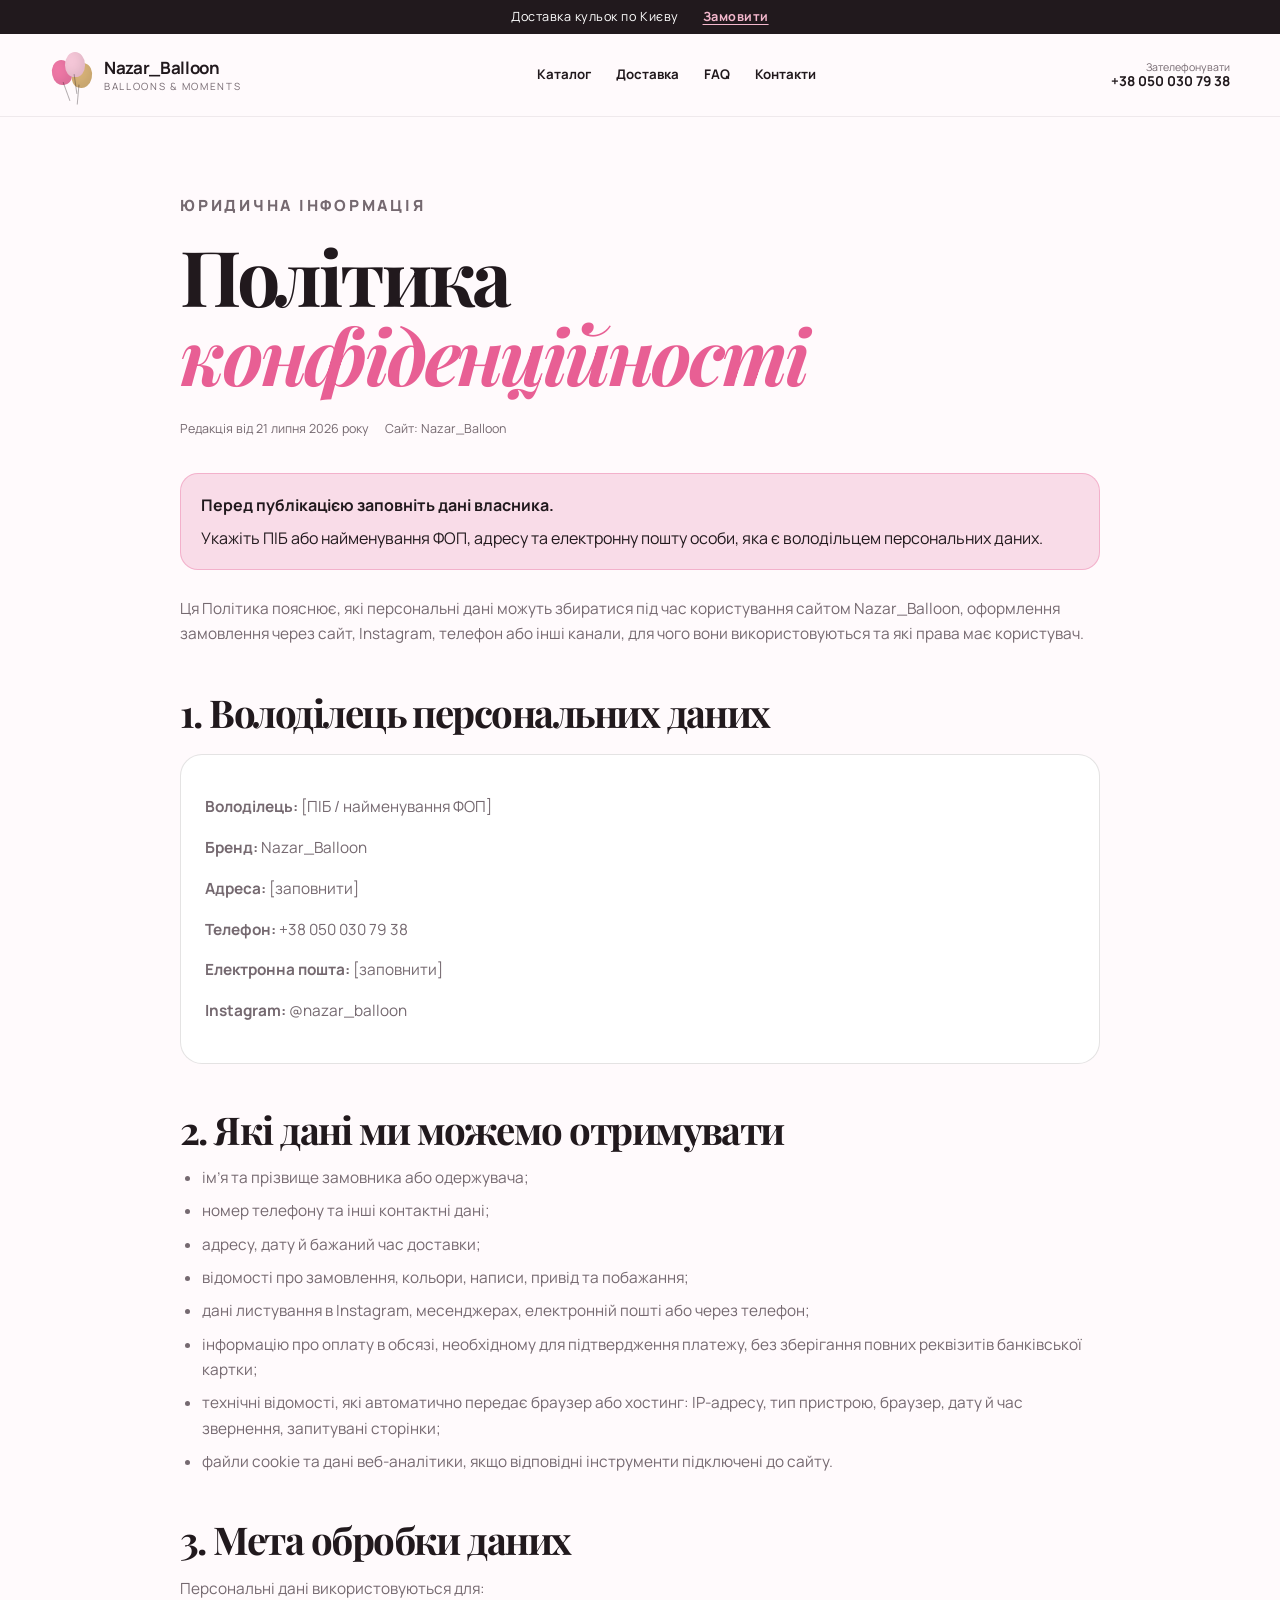
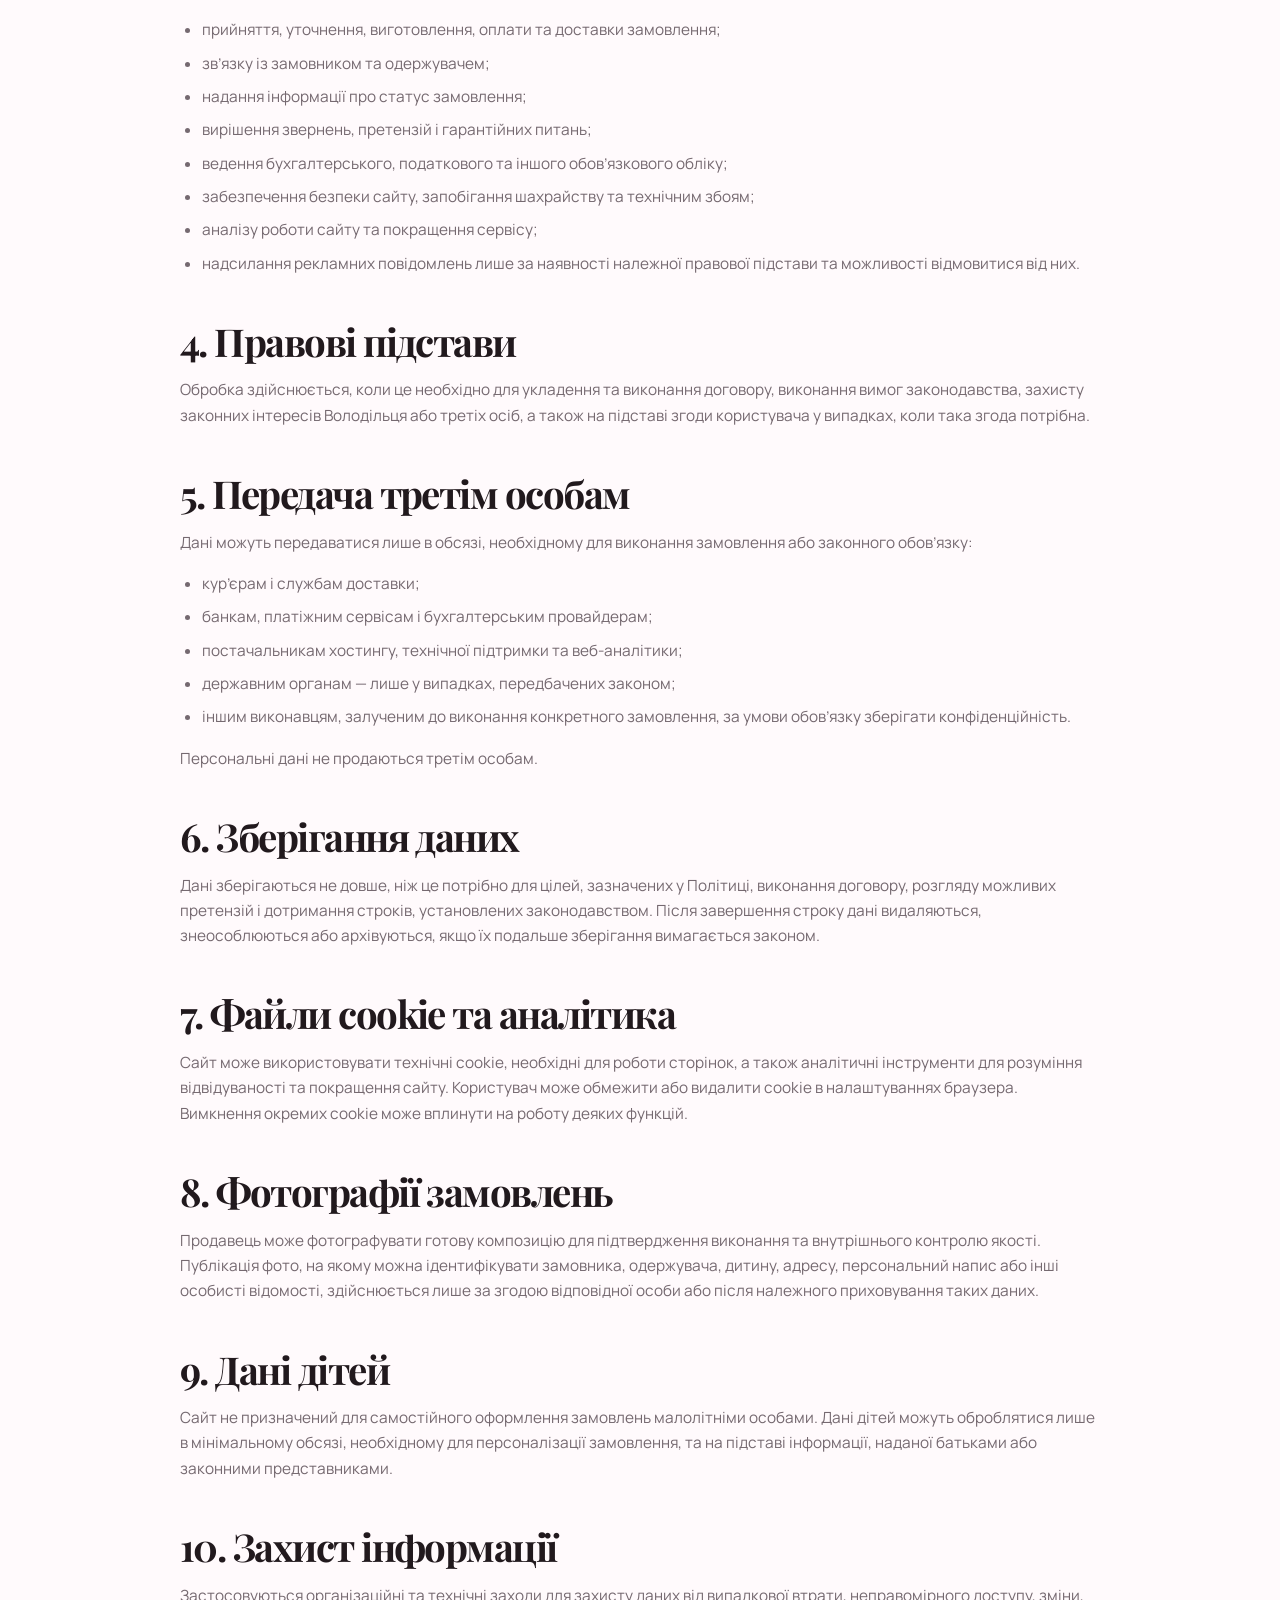
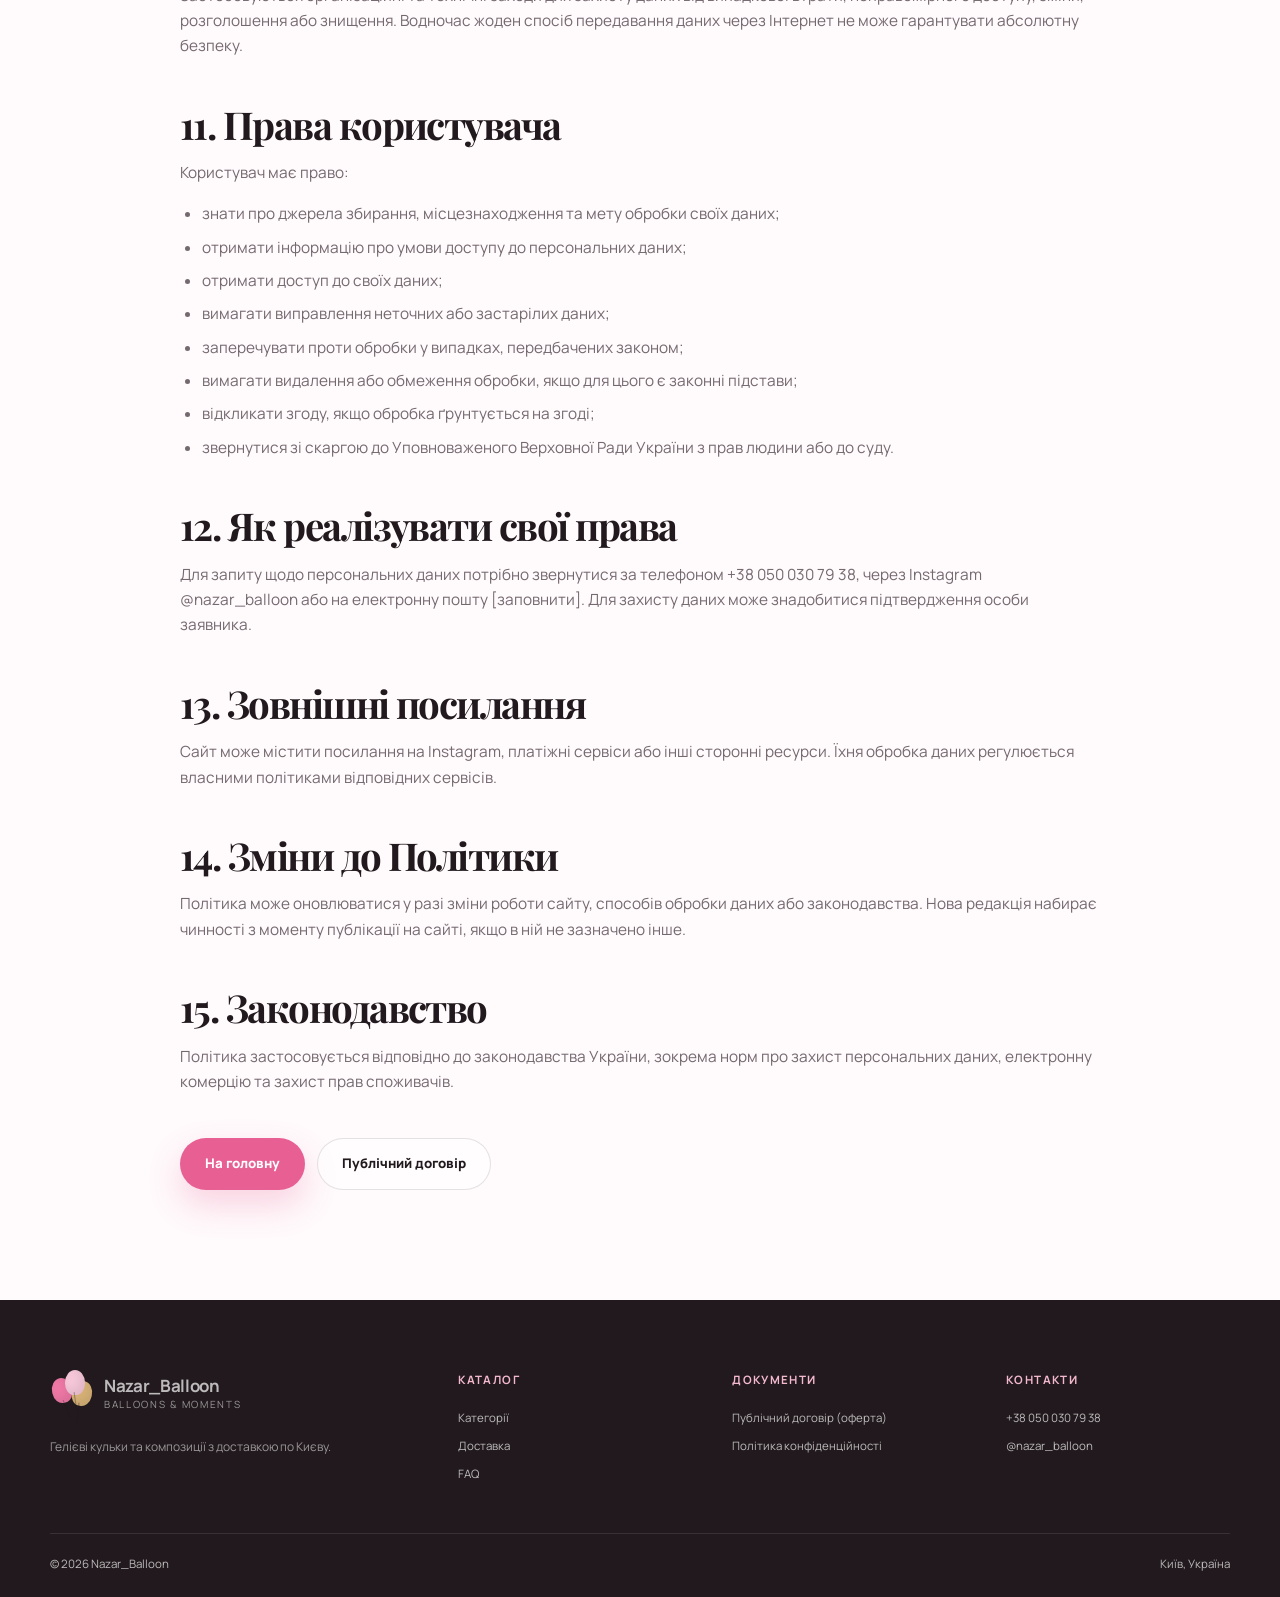
<file: privacy-policy.html>
<!DOCTYPE html>
<html lang="uk">
<head>
<meta charset="utf-8"/>
<meta content="width=device-width,initial-scale=1" name="viewport"/>
<meta content="#fff8fb" name="theme-color"/>
<link href="assets/images/favicon.svg" rel="icon" type="image/svg+xml"/>
<link href="https://fonts.googleapis.com" rel="preconnect"/>
<link crossorigin="" href="https://fonts.gstatic.com" rel="preconnect"/>
<link href="https://fonts.googleapis.com/css2?family=Manrope:wght@400;500;600;700;800&amp;family=Playfair+Display:wght@600;700&amp;display=swap" rel="stylesheet"/>
<link href="assets/styles.css" rel="stylesheet"/>
<style>
  .legal-page{padding:76px 0 110px}
  .legal-shell{max-width:920px}
  .legal-shell h1{font-size:clamp(2.7rem,6vw,5.3rem);margin-bottom:24px}
  .legal-shell h2{font-size:clamp(1.65rem,3vw,2.5rem);margin:46px 0 16px}
  .legal-shell h3{font-size:1.05rem;margin:28px 0 10px}
  .legal-shell p,.legal-shell li{color:var(--muted);font-size:.96rem}
  .legal-shell ul,.legal-shell ol{padding-left:22px}
  .legal-shell li+li{margin-top:8px}
  .legal-meta{display:flex;gap:16px;flex-wrap:wrap;margin:0 0 34px;color:var(--muted);font-size:.78rem}
  .legal-note{padding:18px 20px;border:1px solid rgba(232,95,148,.35);background:var(--rose-soft);border-radius:18px;margin:26px 0}
  .legal-note strong{display:block;margin-bottom:6px}
  .legal-requisites{background:#fff;border:1px solid var(--line);border-radius:22px;padding:24px;margin:22px 0}
  .legal-actions{display:flex;gap:12px;flex-wrap:wrap;margin-top:44px}
  .legal-page a:not(.button):not(.brand){color:var(--rose-dark);text-underline-offset:3px}
  @media(max-width:720px){.legal-page{padding-top:48px}.legal-shell h1{font-size:2.65rem}}
</style>
<meta name="description" content="Політика обробки та захисту персональних даних користувачів і клієнтів Nazar_Balloon."/>
<title>Політика конфіденційності — Nazar_Balloon</title>
</head>
<body>
<div class="announcement"><div class="container announcement__inner"><span>Доставка кульок по Києву</span><a href="index.html#contacts">Замовити</a></div></div>
<header class="site-header">
<div class="container header__inner">
<a class="brand" href="index.html">
<span class="brand__mark"><span class="brand__balloon brand__balloon--one"></span><span class="brand__balloon brand__balloon--two"></span><span class="brand__balloon brand__balloon--three"></span></span>
<span><strong>Nazar_Balloon</strong><small>balloons &amp; moments</small></span>
</a>
<nav class="main-nav">
<a href="index.html#catalog">Каталог</a><a href="index.html#delivery">Доставка</a><a href="index.html#faq">FAQ</a><a href="index.html#contacts">Контакти</a>
</nav>
<a class="header-cta" href="tel:+380500307938"><span>Зателефонувати</span><strong>+38 050 030 79 38</strong></a>
</div>
</header>
<main class="legal-page">
<div class="container legal-shell">
<p class="eyebrow">Юридична інформація</p>
<h1>Політика <em>конфіденційності</em></h1>
<div class="legal-meta"><span>Редакція від 21 липня 2026 року</span><span>Сайт: Nazar_Balloon</span></div>

<div class="legal-note">
<strong>Перед публікацією заповніть дані власника.</strong>
Укажіть ПІБ або найменування ФОП, адресу та електронну пошту особи, яка є володільцем персональних даних.
</div>

<p>Ця Політика пояснює, які персональні дані можуть збиратися під час користування сайтом Nazar_Balloon, оформлення замовлення через сайт, Instagram, телефон або інші канали, для чого вони використовуються та які права має користувач.</p>

<h2>1. Володілець персональних даних</h2>
<div class="legal-requisites">
<p><strong>Володілець:</strong> [ПІБ / найменування ФОП]</p>
<p><strong>Бренд:</strong> Nazar_Balloon</p>
<p><strong>Адреса:</strong> [заповнити]</p>
<p><strong>Телефон:</strong> +38 050 030 79 38</p>
<p><strong>Електронна пошта:</strong> [заповнити]</p>
<p><strong>Instagram:</strong> @nazar_balloon</p>
</div>

<h2>2. Які дані ми можемо отримувати</h2>
<ul>
<li>ім’я та прізвище замовника або одержувача;</li>
<li>номер телефону та інші контактні дані;</li>
<li>адресу, дату й бажаний час доставки;</li>
<li>відомості про замовлення, кольори, написи, привід та побажання;</li>
<li>дані листування в Instagram, месенджерах, електронній пошті або через телефон;</li>
<li>інформацію про оплату в обсязі, необхідному для підтвердження платежу, без зберігання повних реквізитів банківської картки;</li>
<li>технічні відомості, які автоматично передає браузер або хостинг: IP-адресу, тип пристрою, браузер, дату й час звернення, запитувані сторінки;</li>
<li>файли cookie та дані веб-аналітики, якщо відповідні інструменти підключені до сайту.</li>
</ul>

<h2>3. Мета обробки даних</h2>
<p>Персональні дані використовуються для:</p>
<ul>
<li>прийняття, уточнення, виготовлення, оплати та доставки замовлення;</li>
<li>зв’язку із замовником та одержувачем;</li>
<li>надання інформації про статус замовлення;</li>
<li>вирішення звернень, претензій і гарантійних питань;</li>
<li>ведення бухгалтерського, податкового та іншого обов’язкового обліку;</li>
<li>забезпечення безпеки сайту, запобігання шахрайству та технічним збоям;</li>
<li>аналізу роботи сайту та покращення сервісу;</li>
<li>надсилання рекламних повідомлень лише за наявності належної правової підстави та можливості відмовитися від них.</li>
</ul>

<h2>4. Правові підстави</h2>
<p>Обробка здійснюється, коли це необхідно для укладення та виконання договору, виконання вимог законодавства, захисту законних інтересів Володільця або третіх осіб, а також на підставі згоди користувача у випадках, коли така згода потрібна.</p>

<h2>5. Передача третім особам</h2>
<p>Дані можуть передаватися лише в обсязі, необхідному для виконання замовлення або законного обов’язку:</p>
<ul>
<li>кур’єрам і службам доставки;</li>
<li>банкам, платіжним сервісам і бухгалтерським провайдерам;</li>
<li>постачальникам хостингу, технічної підтримки та веб-аналітики;</li>
<li>державним органам — лише у випадках, передбачених законом;</li>
<li>іншим виконавцям, залученим до виконання конкретного замовлення, за умови обов’язку зберігати конфіденційність.</li>
</ul>
<p>Персональні дані не продаються третім особам.</p>

<h2>6. Зберігання даних</h2>
<p>Дані зберігаються не довше, ніж це потрібно для цілей, зазначених у Політиці, виконання договору, розгляду можливих претензій і дотримання строків, установлених законодавством. Після завершення строку дані видаляються, знеособлюються або архівуються, якщо їх подальше зберігання вимагається законом.</p>

<h2>7. Файли cookie та аналітика</h2>
<p>Сайт може використовувати технічні cookie, необхідні для роботи сторінок, а також аналітичні інструменти для розуміння відвідуваності та покращення сайту. Користувач може обмежити або видалити cookie в налаштуваннях браузера. Вимкнення окремих cookie може вплинути на роботу деяких функцій.</p>

<h2>8. Фотографії замовлень</h2>
<p>Продавець може фотографувати готову композицію для підтвердження виконання та внутрішнього контролю якості. Публікація фото, на якому можна ідентифікувати замовника, одержувача, дитину, адресу, персональний напис або інші особисті відомості, здійснюється лише за згодою відповідної особи або після належного приховування таких даних.</p>

<h2>9. Дані дітей</h2>
<p>Сайт не призначений для самостійного оформлення замовлень малолітніми особами. Дані дітей можуть оброблятися лише в мінімальному обсязі, необхідному для персоналізації замовлення, та на підставі інформації, наданої батьками або законними представниками.</p>

<h2>10. Захист інформації</h2>
<p>Застосовуються організаційні та технічні заходи для захисту даних від випадкової втрати, неправомірного доступу, зміни, розголошення або знищення. Водночас жоден спосіб передавання даних через Інтернет не може гарантувати абсолютну безпеку.</p>

<h2>11. Права користувача</h2>
<p>Користувач має право:</p>
<ul>
<li>знати про джерела збирання, місцезнаходження та мету обробки своїх даних;</li>
<li>отримати інформацію про умови доступу до персональних даних;</li>
<li>отримати доступ до своїх даних;</li>
<li>вимагати виправлення неточних або застарілих даних;</li>
<li>заперечувати проти обробки у випадках, передбачених законом;</li>
<li>вимагати видалення або обмеження обробки, якщо для цього є законні підстави;</li>
<li>відкликати згоду, якщо обробка ґрунтується на згоді;</li>
<li>звернутися зі скаргою до Уповноваженого Верховної Ради України з прав людини або до суду.</li>
</ul>

<h2>12. Як реалізувати свої права</h2>
<p>Для запиту щодо персональних даних потрібно звернутися за телефоном +38 050 030 79 38, через Instagram @nazar_balloon або на електронну пошту [заповнити]. Для захисту даних може знадобитися підтвердження особи заявника.</p>

<h2>13. Зовнішні посилання</h2>
<p>Сайт може містити посилання на Instagram, платіжні сервіси або інші сторонні ресурси. Їхня обробка даних регулюється власними політиками відповідних сервісів.</p>

<h2>14. Зміни до Політики</h2>
<p>Політика може оновлюватися у разі зміни роботи сайту, способів обробки даних або законодавства. Нова редакція набирає чинності з моменту публікації на сайті, якщо в ній не зазначено інше.</p>

<h2>15. Законодавство</h2>
<p>Політика застосовується відповідно до законодавства України, зокрема норм про захист персональних даних, електронну комерцію та захист прав споживачів.</p>

<div class="legal-actions">
<a class="button button--primary" href="index.html">На головну</a>
<a class="button button--ghost" href="public-offer.html">Публічний договір</a>
</div>
</div>
</main>
<footer class="footer">
<div class="container footer__grid">
<div>
<a class="brand brand--footer" href="index.html">
<span class="brand__mark"><span class="brand__balloon brand__balloon--one"></span><span class="brand__balloon brand__balloon--two"></span><span class="brand__balloon brand__balloon--three"></span></span>
<span><strong>Nazar_Balloon</strong><small>balloons &amp; moments</small></span>
</a>
<p>Гелієві кульки та композиції з доставкою по Києву.</p>
</div>
<div><h3>Каталог</h3><a href="index.html#catalog">Категорії</a><a href="index.html#delivery">Доставка</a><a href="index.html#faq">FAQ</a></div>
<div><h3>Документи</h3><a href="public-offer.html">Публічний договір (оферта)</a><a href="privacy-policy.html">Політика конфіденційності</a></div>
<div><h3>Контакти</h3><a href="tel:+380500307938">+38 050 030 79 38</a><a href="https://www.instagram.com/nazar_balloon/" rel="noopener" target="_blank">@nazar_balloon</a></div>
</div>
<div class="container footer__bottom"><span>© <span id="year"></span> Nazar_Balloon</span><span>Київ, Україна</span></div>
</footer>
<script>document.getElementById("year").textContent=new Date().getFullYear();</script>
</body>
</html>
</file>
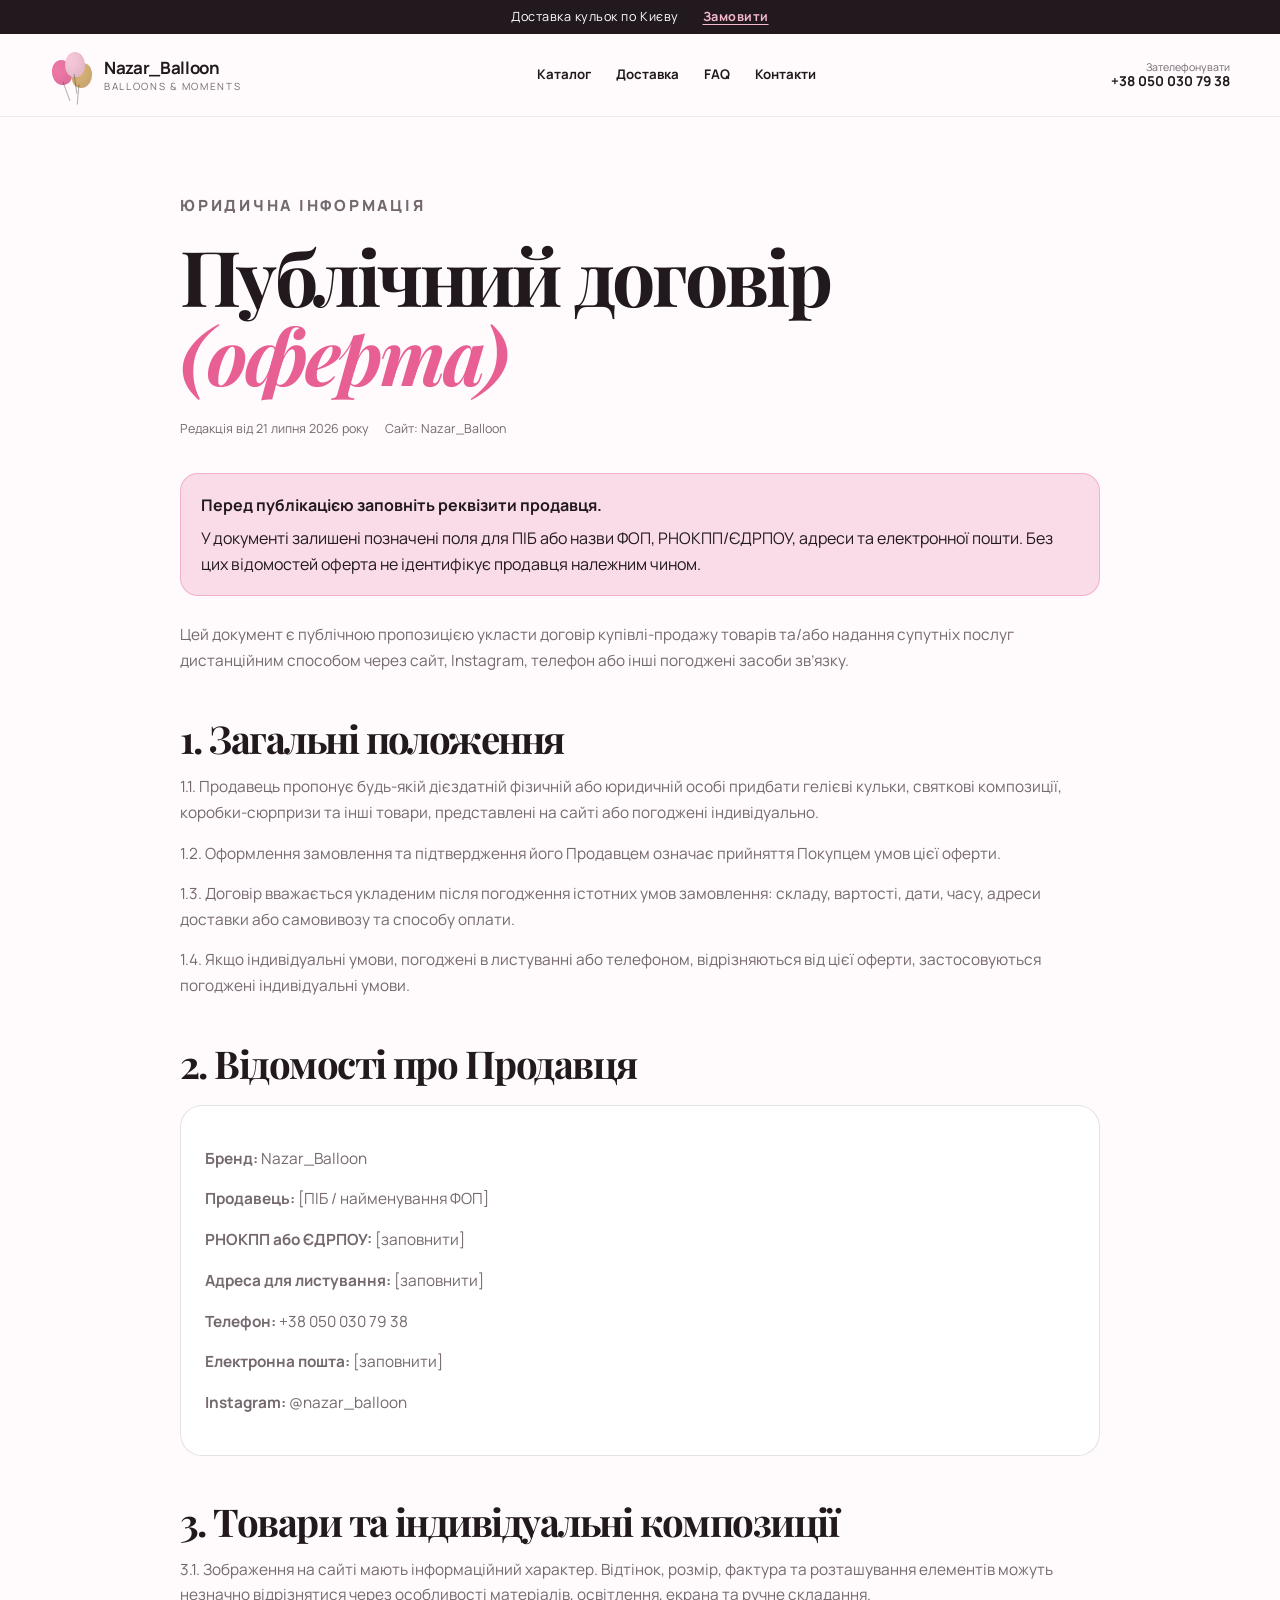
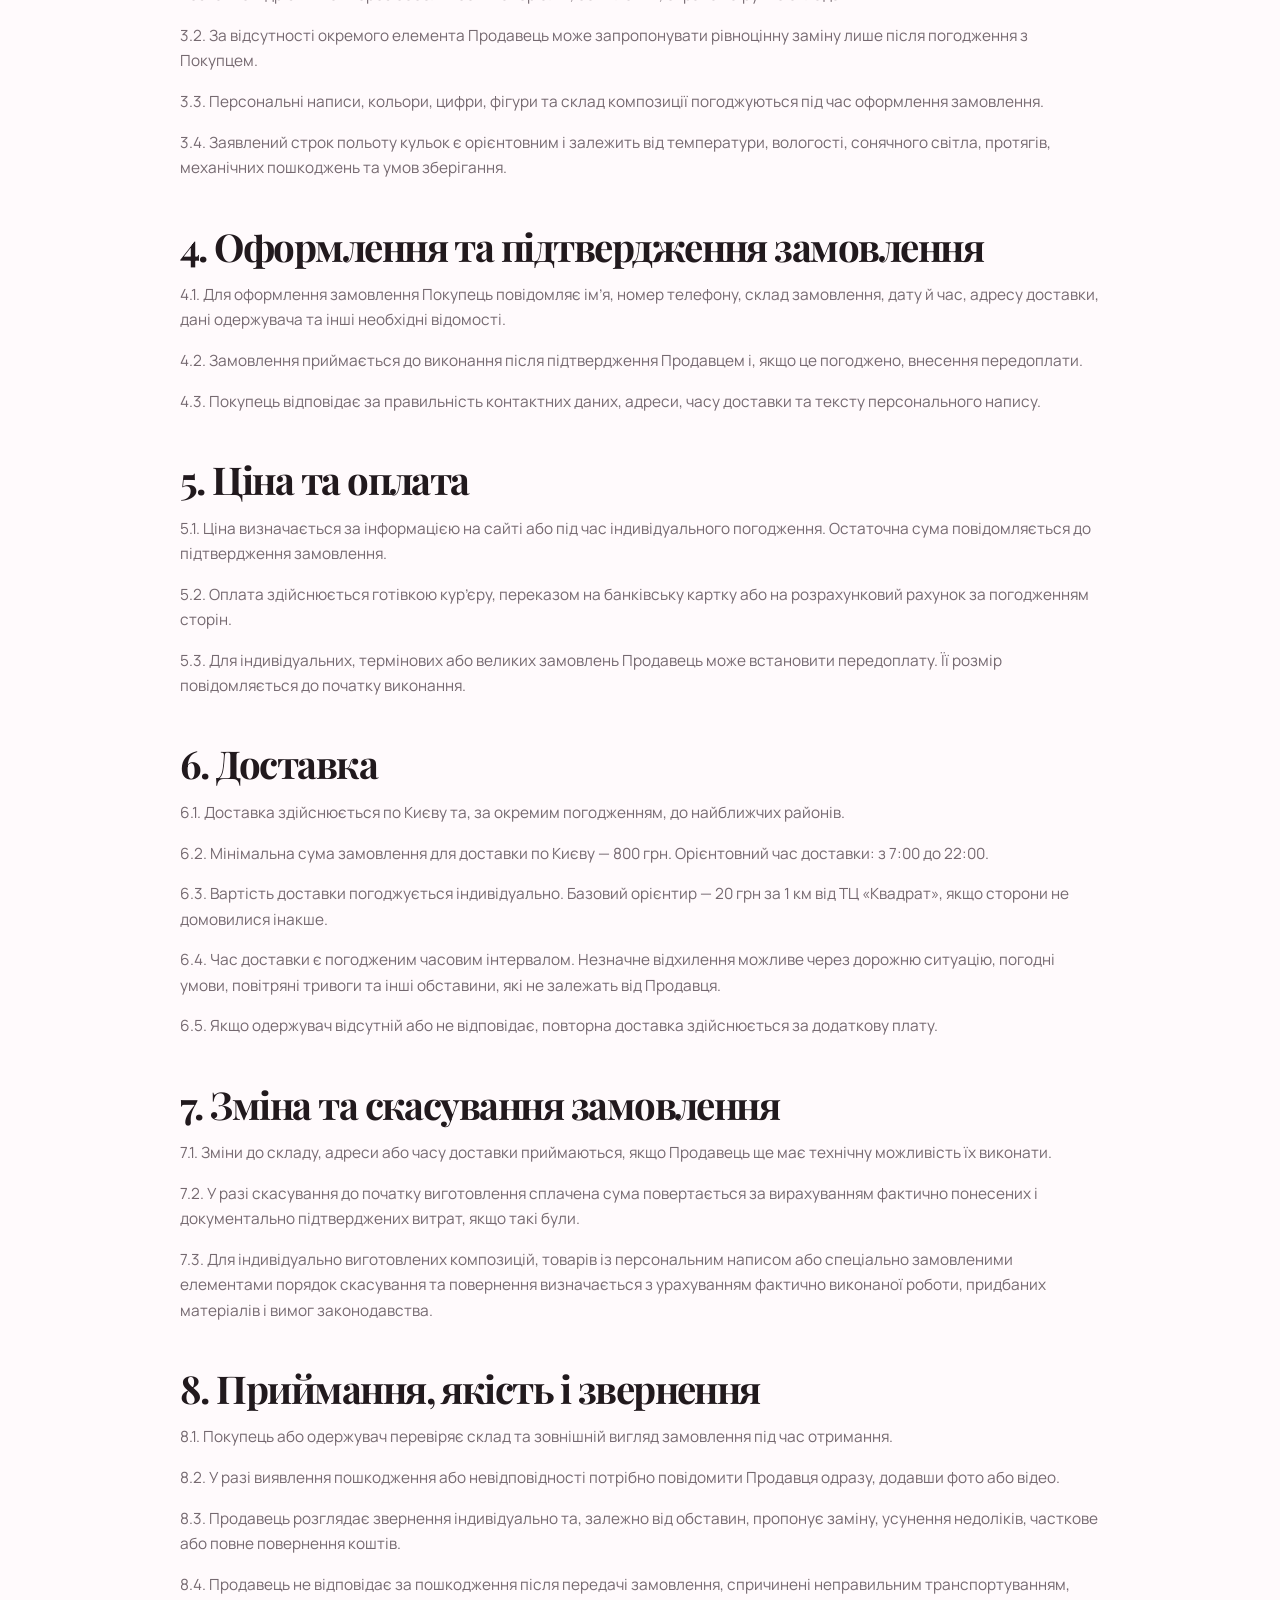
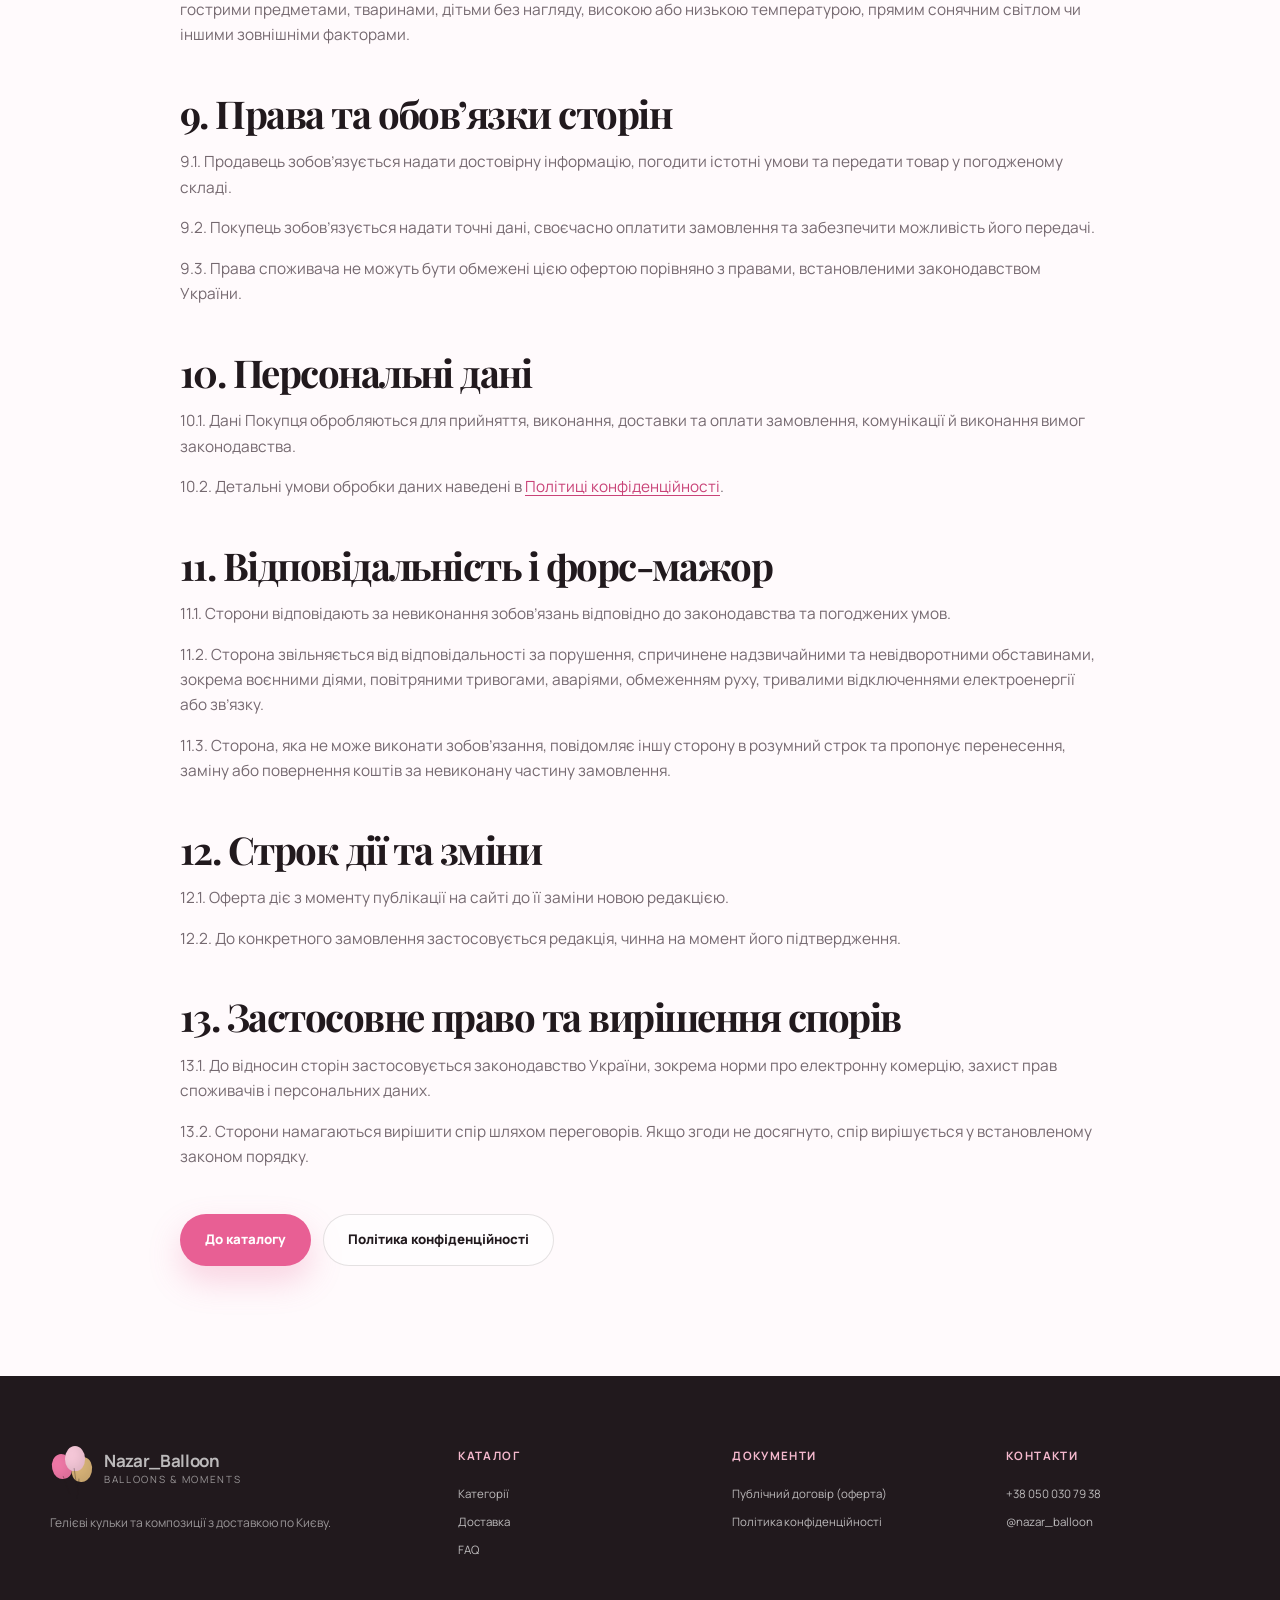
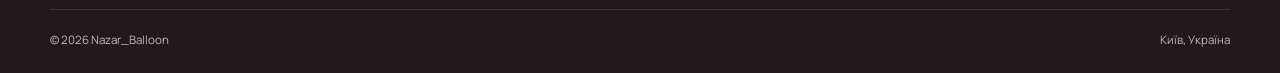
<file: public-offer.html>
<!DOCTYPE html>
<html lang="uk">
<head>
<meta charset="utf-8"/>
<meta content="width=device-width,initial-scale=1" name="viewport"/>
<meta content="#fff8fb" name="theme-color"/>
<link href="assets/images/favicon.svg" rel="icon" type="image/svg+xml"/>
<link href="https://fonts.googleapis.com" rel="preconnect"/>
<link crossorigin="" href="https://fonts.gstatic.com" rel="preconnect"/>
<link href="https://fonts.googleapis.com/css2?family=Manrope:wght@400;500;600;700;800&amp;family=Playfair+Display:wght@600;700&amp;display=swap" rel="stylesheet"/>
<link href="assets/styles.css" rel="stylesheet"/>
<style>
  .legal-page{padding:76px 0 110px}
  .legal-shell{max-width:920px}
  .legal-shell h1{font-size:clamp(2.7rem,6vw,5.3rem);margin-bottom:24px}
  .legal-shell h2{font-size:clamp(1.65rem,3vw,2.5rem);margin:46px 0 16px}
  .legal-shell h3{font-size:1.05rem;margin:28px 0 10px}
  .legal-shell p,.legal-shell li{color:var(--muted);font-size:.96rem}
  .legal-shell ul,.legal-shell ol{padding-left:22px}
  .legal-shell li+li{margin-top:8px}
  .legal-meta{display:flex;gap:16px;flex-wrap:wrap;margin:0 0 34px;color:var(--muted);font-size:.78rem}
  .legal-note{padding:18px 20px;border:1px solid rgba(232,95,148,.35);background:var(--rose-soft);border-radius:18px;margin:26px 0}
  .legal-note strong{display:block;margin-bottom:6px}
  .legal-requisites{background:#fff;border:1px solid var(--line);border-radius:22px;padding:24px;margin:22px 0}
  .legal-actions{display:flex;gap:12px;flex-wrap:wrap;margin-top:44px}
  .legal-page a:not(.button):not(.brand){color:var(--rose-dark);text-underline-offset:3px}
  @media(max-width:720px){.legal-page{padding-top:48px}.legal-shell h1{font-size:2.65rem}}
</style>
<meta name="description" content="Публічний договір купівлі гелієвих кульок і святкових композицій Nazar_Balloon з доставкою по Києву."/>
<title>Публічний договір (оферта) — Nazar_Balloon</title>
</head>
<body>
<div class="announcement"><div class="container announcement__inner"><span>Доставка кульок по Києву</span><a href="index.html#contacts">Замовити</a></div></div>
<header class="site-header">
<div class="container header__inner">
<a class="brand" href="index.html">
<span class="brand__mark"><span class="brand__balloon brand__balloon--one"></span><span class="brand__balloon brand__balloon--two"></span><span class="brand__balloon brand__balloon--three"></span></span>
<span><strong>Nazar_Balloon</strong><small>balloons &amp; moments</small></span>
</a>
<nav class="main-nav">
<a href="index.html#catalog">Каталог</a><a href="index.html#delivery">Доставка</a><a href="index.html#faq">FAQ</a><a href="index.html#contacts">Контакти</a>
</nav>
<a class="header-cta" href="tel:+380500307938"><span>Зателефонувати</span><strong>+38 050 030 79 38</strong></a>
</div>
</header>
<main class="legal-page">
<div class="container legal-shell">
<p class="eyebrow">Юридична інформація</p>
<h1>Публічний договір <em>(оферта)</em></h1>
<div class="legal-meta"><span>Редакція від 21 липня 2026 року</span><span>Сайт: Nazar_Balloon</span></div>

<div class="legal-note">
<strong>Перед публікацією заповніть реквізити продавця.</strong>
У документі залишені позначені поля для ПІБ або назви ФОП, РНОКПП/ЄДРПОУ, адреси та електронної пошти. Без цих відомостей оферта не ідентифікує продавця належним чином.
</div>

<p>Цей документ є публічною пропозицією укласти договір купівлі-продажу товарів та/або надання супутніх послуг дистанційним способом через сайт, Instagram, телефон або інші погоджені засоби зв’язку.</p>

<h2>1. Загальні положення</h2>
<p>1.1. Продавець пропонує будь-якій дієздатній фізичній або юридичній особі придбати гелієві кульки, святкові композиції, коробки-сюрпризи та інші товари, представлені на сайті або погоджені індивідуально.</p>
<p>1.2. Оформлення замовлення та підтвердження його Продавцем означає прийняття Покупцем умов цієї оферти.</p>
<p>1.3. Договір вважається укладеним після погодження істотних умов замовлення: складу, вартості, дати, часу, адреси доставки або самовивозу та способу оплати.</p>
<p>1.4. Якщо індивідуальні умови, погоджені в листуванні або телефоном, відрізняються від цієї оферти, застосовуються погоджені індивідуальні умови.</p>

<h2>2. Відомості про Продавця</h2>
<div class="legal-requisites">
<p><strong>Бренд:</strong> Nazar_Balloon</p>
<p><strong>Продавець:</strong> [ПІБ / найменування ФОП]</p>
<p><strong>РНОКПП або ЄДРПОУ:</strong> [заповнити]</p>
<p><strong>Адреса для листування:</strong> [заповнити]</p>
<p><strong>Телефон:</strong> +38 050 030 79 38</p>
<p><strong>Електронна пошта:</strong> [заповнити]</p>
<p><strong>Instagram:</strong> @nazar_balloon</p>
</div>

<h2>3. Товари та індивідуальні композиції</h2>
<p>3.1. Зображення на сайті мають інформаційний характер. Відтінок, розмір, фактура та розташування елементів можуть незначно відрізнятися через особливості матеріалів, освітлення, екрана та ручне складання.</p>
<p>3.2. За відсутності окремого елемента Продавець може запропонувати рівноцінну заміну лише після погодження з Покупцем.</p>
<p>3.3. Персональні написи, кольори, цифри, фігури та склад композиції погоджуються під час оформлення замовлення.</p>
<p>3.4. Заявлений строк польоту кульок є орієнтовним і залежить від температури, вологості, сонячного світла, протягів, механічних пошкоджень та умов зберігання.</p>

<h2>4. Оформлення та підтвердження замовлення</h2>
<p>4.1. Для оформлення замовлення Покупець повідомляє ім’я, номер телефону, склад замовлення, дату й час, адресу доставки, дані одержувача та інші необхідні відомості.</p>
<p>4.2. Замовлення приймається до виконання після підтвердження Продавцем і, якщо це погоджено, внесення передоплати.</p>
<p>4.3. Покупець відповідає за правильність контактних даних, адреси, часу доставки та тексту персонального напису.</p>

<h2>5. Ціна та оплата</h2>
<p>5.1. Ціна визначається за інформацією на сайті або під час індивідуального погодження. Остаточна сума повідомляється до підтвердження замовлення.</p>
<p>5.2. Оплата здійснюється готівкою кур’єру, переказом на банківську картку або на розрахунковий рахунок за погодженням сторін.</p>
<p>5.3. Для індивідуальних, термінових або великих замовлень Продавець може встановити передоплату. Її розмір повідомляється до початку виконання.</p>

<h2>6. Доставка</h2>
<p>6.1. Доставка здійснюється по Києву та, за окремим погодженням, до найближчих районів.</p>
<p>6.2. Мінімальна сума замовлення для доставки по Києву — 800 грн. Орієнтовний час доставки: з 7:00 до 22:00.</p>
<p>6.3. Вартість доставки погоджується індивідуально. Базовий орієнтир — 20 грн за 1 км від ТЦ «Квадрат», якщо сторони не домовилися інакше.</p>
<p>6.4. Час доставки є погодженим часовим інтервалом. Незначне відхилення можливе через дорожню ситуацію, погодні умови, повітряні тривоги та інші обставини, які не залежать від Продавця.</p>
<p>6.5. Якщо одержувач відсутній або не відповідає, повторна доставка здійснюється за додаткову плату.</p>

<h2>7. Зміна та скасування замовлення</h2>
<p>7.1. Зміни до складу, адреси або часу доставки приймаються, якщо Продавець ще має технічну можливість їх виконати.</p>
<p>7.2. У разі скасування до початку виготовлення сплачена сума повертається за вирахуванням фактично понесених і документально підтверджених витрат, якщо такі були.</p>
<p>7.3. Для індивідуально виготовлених композицій, товарів із персональним написом або спеціально замовленими елементами порядок скасування та повернення визначається з урахуванням фактично виконаної роботи, придбаних матеріалів і вимог законодавства.</p>

<h2>8. Приймання, якість і звернення</h2>
<p>8.1. Покупець або одержувач перевіряє склад та зовнішній вигляд замовлення під час отримання.</p>
<p>8.2. У разі виявлення пошкодження або невідповідності потрібно повідомити Продавця одразу, додавши фото або відео.</p>
<p>8.3. Продавець розглядає звернення індивідуально та, залежно від обставин, пропонує заміну, усунення недоліків, часткове або повне повернення коштів.</p>
<p>8.4. Продавець не відповідає за пошкодження після передачі замовлення, спричинені неправильним транспортуванням, гострими предметами, тваринами, дітьми без нагляду, високою або низькою температурою, прямим сонячним світлом чи іншими зовнішніми факторами.</p>

<h2>9. Права та обов’язки сторін</h2>
<p>9.1. Продавець зобов’язується надати достовірну інформацію, погодити істотні умови та передати товар у погодженому складі.</p>
<p>9.2. Покупець зобов’язується надати точні дані, своєчасно оплатити замовлення та забезпечити можливість його передачі.</p>
<p>9.3. Права споживача не можуть бути обмежені цією офертою порівняно з правами, встановленими законодавством України.</p>

<h2>10. Персональні дані</h2>
<p>10.1. Дані Покупця обробляються для прийняття, виконання, доставки та оплати замовлення, комунікації й виконання вимог законодавства.</p>
<p>10.2. Детальні умови обробки даних наведені в <a href="privacy-policy.html">Політиці конфіденційності</a>.</p>

<h2>11. Відповідальність і форс-мажор</h2>
<p>11.1. Сторони відповідають за невиконання зобов’язань відповідно до законодавства та погоджених умов.</p>
<p>11.2. Сторона звільняється від відповідальності за порушення, спричинене надзвичайними та невідворотними обставинами, зокрема воєнними діями, повітряними тривогами, аваріями, обмеженням руху, тривалими відключеннями електроенергії або зв’язку.</p>
<p>11.3. Сторона, яка не може виконати зобов’язання, повідомляє іншу сторону в розумний строк та пропонує перенесення, заміну або повернення коштів за невиконану частину замовлення.</p>

<h2>12. Строк дії та зміни</h2>
<p>12.1. Оферта діє з моменту публікації на сайті до її заміни новою редакцією.</p>
<p>12.2. До конкретного замовлення застосовується редакція, чинна на момент його підтвердження.</p>

<h2>13. Застосовне право та вирішення спорів</h2>
<p>13.1. До відносин сторін застосовується законодавство України, зокрема норми про електронну комерцію, захист прав споживачів і персональних даних.</p>
<p>13.2. Сторони намагаються вирішити спір шляхом переговорів. Якщо згоди не досягнуто, спір вирішується у встановленому законом порядку.</p>

<div class="legal-actions">
<a class="button button--primary" href="index.html#catalog">До каталогу</a>
<a class="button button--ghost" href="privacy-policy.html">Політика конфіденційності</a>
</div>
</div>
</main>
<footer class="footer">
<div class="container footer__grid">
<div>
<a class="brand brand--footer" href="index.html">
<span class="brand__mark"><span class="brand__balloon brand__balloon--one"></span><span class="brand__balloon brand__balloon--two"></span><span class="brand__balloon brand__balloon--three"></span></span>
<span><strong>Nazar_Balloon</strong><small>balloons &amp; moments</small></span>
</a>
<p>Гелієві кульки та композиції з доставкою по Києву.</p>
</div>
<div><h3>Каталог</h3><a href="index.html#catalog">Категорії</a><a href="index.html#delivery">Доставка</a><a href="index.html#faq">FAQ</a></div>
<div><h3>Документи</h3><a href="public-offer.html">Публічний договір (оферта)</a><a href="privacy-policy.html">Політика конфіденційності</a></div>
<div><h3>Контакти</h3><a href="tel:+380500307938">+38 050 030 79 38</a><a href="https://www.instagram.com/nazar_balloon/" rel="noopener" target="_blank">@nazar_balloon</a></div>
</div>
<div class="container footer__bottom"><span>© <span id="year"></span> Nazar_Balloon</span><span>Київ, Україна</span></div>
</footer>
<script>document.getElementById("year").textContent=new Date().getFullYear();</script>
</body>
</html>
</file>
<file: assets/styles.css>
:root{
  --ink:#21191d;
  --muted:#756970;
  --paper:#fffafc;
  --white:#fff;
  --rose:#e85f94;
  --rose-dark:#c94378;
  --rose-soft:#f9dce8;
  --blush:#f4b8cd;
  --cream:#fff1e5;
  --gold:#c4a46c;
  --line:rgba(33,25,29,.12);
  --shadow:0 24px 70px rgba(83,45,60,.13);
  --radius:28px;
  --container:min(1180px,calc(100% - 40px));
}
*{box-sizing:border-box}
html{scroll-behavior:smooth}
body{margin:0;background:var(--paper);color:var(--ink);font-family:"Manrope",sans-serif;line-height:1.65;overflow-x:hidden}
body.modal-open{overflow:hidden}
img{display:block;max-width:100%}
a{color:inherit}
button,input{font:inherit}
button{color:inherit}
.container{width:var(--container);margin-inline:auto}
.sr-only{position:absolute;width:1px;height:1px;padding:0;margin:-1px;overflow:hidden;clip:rect(0,0,0,0);white-space:nowrap;border:0}
.skip-link{position:fixed;left:16px;top:-80px;z-index:1000;background:var(--ink);color:#fff;padding:12px 18px;border-radius:10px}
.skip-link:focus{top:16px}
.announcement{background:var(--ink);color:#fff;font-size:.79rem;letter-spacing:.04em}
.announcement__inner{min-height:34px;display:flex;align-items:center;justify-content:center;gap:24px}
.announcement a{color:var(--blush);font-weight:700;text-underline-offset:3px}
.site-header{position:sticky;top:0;z-index:100;background:rgba(255,250,252,.9);backdrop-filter:blur(18px);border-bottom:1px solid rgba(33,25,29,.07)}
.header__inner{min-height:82px;display:flex;align-items:center;justify-content:space-between;gap:28px}
.brand{display:inline-flex;align-items:center;gap:12px;text-decoration:none;min-width:max-content}
.brand>span:last-child{display:flex;flex-direction:column;line-height:1.08}
.brand strong{font-size:1.06rem;letter-spacing:-.02em}
.brand small{margin-top:4px;color:var(--muted);font-size:.62rem;text-transform:uppercase;letter-spacing:.17em}
.brand__mark{width:42px;height:46px;position:relative;display:block}
.brand__balloon{position:absolute;width:20px;height:25px;border-radius:50% 50% 46% 46%;box-shadow:inset -4px -4px 8px rgba(0,0,0,.08)}
.brand__balloon:after{content:"";position:absolute;width:1px;height:20px;background:rgba(33,25,29,.35);bottom:-17px;left:50%;transform:rotate(-8deg)}
.brand__balloon--one{background:#ed77a5;left:2px;top:8px;transform:rotate(-12deg)}
.brand__balloon--two{background:#f4c6d7;left:15px;top:0;z-index:2}
.brand__balloon--three{background:#d7b277;right:0;top:11px;transform:rotate(13deg)}
.main-nav{display:flex;align-items:center;gap:25px}
.main-nav a{text-decoration:none;font-size:.83rem;font-weight:700;position:relative}
.main-nav a:after{content:"";position:absolute;height:1px;background:var(--rose);left:0;right:100%;bottom:-7px;transition:.25s}
.main-nav a:hover:after{right:0}
.header-cta{text-decoration:none;display:flex;flex-direction:column;text-align:right;line-height:1.18}
.header-cta span{font-size:.66rem;color:var(--muted)}
.header-cta strong{font-size:.85rem}
.menu-toggle{display:none;border:0;background:transparent;padding:8px}
.menu-toggle span:not(.sr-only){display:block;width:25px;height:2px;background:var(--ink);margin:5px 0;transition:.25s}
.hero{position:relative;overflow:hidden;padding-top:64px}
.hero__grid{min-height:670px;display:grid;grid-template-columns:.92fr 1.08fr;gap:68px;align-items:center;padding-bottom:70px}
.hero__content{position:relative;z-index:2}
.eyebrow{margin:0 0 18px;color:var(--rose-dark);font-size:.72rem;font-weight:800;text-transform:uppercase;letter-spacing:.18em}
h1,h2{font-family:"Playfair Display",serif;line-height:1.03;letter-spacing:-.04em;margin:0}
h1{font-size:clamp(3.6rem,6vw,6.6rem);max-width:770px}
h2{font-size:clamp(2.55rem,4.4vw,4.7rem)}
h1 em,h2 em{color:var(--rose);font-weight:inherit}
.hero__lead{font-size:1.05rem;color:var(--muted);max-width:630px;margin:28px 0 32px}
.hero__actions{display:flex;gap:12px;flex-wrap:wrap}
.button{display:inline-flex;align-items:center;justify-content:center;gap:16px;min-height:52px;padding:0 24px;border-radius:999px;text-decoration:none;border:1px solid transparent;font-weight:800;font-size:.83rem;cursor:pointer;transition:transform .22s,box-shadow .22s,background .22s}
.button:hover{transform:translateY(-2px)}
.button--primary{background:var(--rose);color:#fff;box-shadow:0 15px 32px rgba(232,95,148,.25)}
.button--primary:hover{background:var(--rose-dark);box-shadow:0 18px 36px rgba(201,67,120,.28)}
.button--ghost{background:rgba(255,255,255,.55);border-color:var(--line)}
.button--ghost:hover{background:#fff}
.button--light{background:#fff;color:var(--ink)}
.button--outline-light{border-color:rgba(255,255,255,.45);color:#fff}
.button--wide{width:100%}
.hero__facts{display:flex;gap:32px;margin-top:42px}
.hero__facts>div{display:flex;flex-direction:column}
.hero__facts strong{font-size:.79rem}
.hero__facts span{font-size:.7rem;color:var(--muted)}
.hero__visual{position:relative;min-height:580px}
.hero-card{position:absolute;inset:0 7% 0 7%;background:linear-gradient(160deg,#fbe1eb,#f5b5cd);border-radius:48% 48% 34px 34px;overflow:hidden;box-shadow:var(--shadow);padding:28px}
.hero-card:before{content:"";position:absolute;inset:12px;border:1px solid rgba(255,255,255,.48);border-radius:inherit;pointer-events:none}
.hero-card img{width:100%;height:445px;object-fit:contain;position:relative;z-index:1}
.hero-card__tag{position:absolute;z-index:3;top:30px;left:30px;background:rgba(255,255,255,.85);backdrop-filter:blur(10px);padding:8px 13px;border-radius:999px;font-size:.68rem;font-weight:800}
.hero-card__caption{position:absolute;z-index:3;left:24px;right:24px;bottom:22px;background:rgba(255,255,255,.9);backdrop-filter:blur(18px);border-radius:18px;padding:17px 20px;display:flex;align-items:center;justify-content:space-between;gap:15px}
.hero-card__caption div{display:flex;flex-direction:column}
.hero-card__caption span{font-size:.67rem;color:var(--muted)}
.hero-card__caption strong{font-size:.88rem}
.hero-card__price{color:var(--ink)!important;font-weight:800}
.floating-note{position:absolute;z-index:4;background:#fff;border-radius:16px;padding:12px 15px;display:flex;align-items:center;gap:10px;box-shadow:0 14px 40px rgba(61,31,43,.14)}
.floating-note>span{width:32px;height:32px;border-radius:50%;display:grid;place-items:center;background:var(--rose-soft);color:var(--rose-dark)}
.floating-note div{display:flex;flex-direction:column;line-height:1.25}
.floating-note strong{font-size:.72rem}
.floating-note small{font-size:.62rem;color:var(--muted)}
.floating-note--left{left:-2%;top:18%}
.floating-note--right{right:0;bottom:18%}
.hero__glow{position:absolute;border-radius:50%;filter:blur(5px)}
.hero__glow--one{width:390px;height:390px;background:rgba(244,184,205,.22);left:-170px;top:80px}
.hero__glow--two{width:420px;height:420px;background:rgba(255,224,190,.28);right:-160px;bottom:30px}
.brand-strip{border-top:1px solid var(--line);border-bottom:1px solid var(--line);overflow:hidden;background:#fff}
.brand-strip__track{width:max-content;display:flex;align-items:center;gap:34px;padding:17px 0;animation:marquee 30s linear infinite;color:var(--muted);font-size:.74rem;text-transform:uppercase;letter-spacing:.13em;font-weight:700}
.brand-strip__track i{color:var(--rose);font-style:normal}
@keyframes marquee{to{transform:translateX(-50%)}}
.section{padding:120px 0}
.section-heading{display:flex;align-items:end;justify-content:space-between;gap:40px;margin-bottom:42px}
.section-heading>div{max-width:720px}
.section-heading>p{max-width:360px;color:var(--muted);font-size:.9rem;margin:0 0 8px}
.section-heading--center{text-align:center;justify-content:center}
.filters{display:flex;flex-wrap:wrap;gap:8px;margin-bottom:30px}
.filter{border:1px solid var(--line);background:transparent;border-radius:999px;padding:10px 17px;font-size:.75rem;font-weight:800;cursor:pointer;transition:.2s}
.filter:hover,.filter.is-active{background:var(--ink);color:#fff;border-color:var(--ink)}
.product-grid{display:grid;grid-template-columns:repeat(3,1fr);gap:22px}
.product-card{min-width:0}
.product-card.is-hidden{display:none}
.product-card__image{display:block;width:100%;border:0;padding:0;position:relative;border-radius:24px;overflow:hidden;background:#f7e5ec;cursor:pointer}
.product-card__image img{width:100%;aspect-ratio:1/1.08;object-fit:cover;transition:transform .5s}
.product-card__image:hover img{transform:scale(1.035)}
.badge{position:absolute;left:15px;top:15px;background:#fff;padding:7px 11px;border-radius:999px;font-size:.63rem;font-weight:800}
.badge--soft{background:#fce7ef;color:var(--rose-dark)}
.badge--dark{background:var(--ink);color:#fff}
.quick-view__label{position:absolute;left:50%;bottom:18px;transform:translate(-50%,15px);opacity:0;background:rgba(255,255,255,.9);padding:9px 14px;border-radius:999px;font-size:.66rem;font-weight:800;transition:.25s}
.product-card__image:hover .quick-view__label{opacity:1;transform:translate(-50%,0)}
.product-card__body{display:flex;justify-content:space-between;align-items:end;gap:16px;padding:15px 4px 4px}
.product-card__body p{margin:0;color:var(--muted);font-size:.65rem;text-transform:uppercase;letter-spacing:.1em}
.product-card__body h3{font-family:"Playfair Display",serif;font-size:1.34rem;margin:3px 0 0}
.product-card__body>strong{font-size:.8rem;white-space:nowrap}
.product-card--cta{background:var(--ink);color:#fff;border-radius:24px;display:flex;min-height:100%}
.product-card__cta-content{padding:38px;align-self:center}
.product-card__cta-content>span{font-size:.68rem;color:var(--blush);text-transform:uppercase;letter-spacing:.12em}
.product-card__cta-content h3{font-family:"Playfair Display",serif;font-size:2rem;line-height:1.08;margin:15px 0}
.product-card__cta-content p{font-size:.82rem;color:rgba(255,255,255,.65);margin-bottom:24px}
.constructor{background:#fff}
.constructor__grid{display:grid;grid-template-columns:1fr 1fr;align-items:center;gap:90px}
.constructor__visual{min-height:650px;position:relative;background:linear-gradient(150deg,#fff2f7,#f4d1df);border-radius:250px 250px 30px 30px;display:grid;place-items:center;overflow:hidden}
.constructor__visual:before{content:"";position:absolute;width:430px;height:430px;border:1px solid rgba(255,255,255,.6);border-radius:50%}
.composition-preview{width:420px;height:500px;position:relative;transform:translateY(20px)}
.preview-balloon{position:absolute;width:120px;height:150px;border-radius:50% 50% 47% 47%;box-shadow:inset -14px -16px 25px rgba(0,0,0,.08),0 18px 28px rgba(81,42,57,.12);transition:background .3s}
.preview-balloon:after{content:"";position:absolute;width:1px;height:240px;background:rgba(33,25,29,.22);left:50%;top:145px;transform-origin:top}
.preview-balloon--1{left:20px;top:150px;background:#f0a9c3;transform:rotate(-8deg)}
.preview-balloon--1:after{transform:rotate(12deg)}
.preview-balloon--2{left:100px;top:30px;background:#e76f9f}
.preview-balloon--3{right:65px;top:80px;background:#efd2dc;transform:rotate(8deg)}
.preview-balloon--4{right:15px;top:210px;background:#dca2b8;transform:scale(.85)}
.preview-number{position:absolute;left:145px;top:175px;z-index:5;font-family:"Playfair Display",serif;font-size:12rem;line-height:.8;color:#fff;text-shadow:0 18px 35px rgba(100,52,70,.22);-webkit-text-stroke:1px rgba(255,255,255,.7)}
.preview-ribbons{position:absolute;left:80px;right:40px;bottom:8px;height:70px;border-bottom:3px solid rgba(255,255,255,.8);border-radius:50%}
.constructor__hint{position:absolute;bottom:22px;font-size:.62rem;color:var(--muted)}
.constructor__content>p:not(.eyebrow){color:var(--muted);max-width:560px;margin:22px 0 28px}
.builder fieldset{border:0;padding:0;margin:0 0 23px}
.builder legend{font-size:.72rem;font-weight:800;margin-bottom:10px}
.option-row{display:flex;gap:8px;flex-wrap:wrap}
.option-row input,.palette-row input{position:absolute;opacity:0;pointer-events:none}
.option-row label span{display:block;padding:10px 14px;border:1px solid var(--line);border-radius:999px;font-size:.7rem;font-weight:700;cursor:pointer}
.option-row input:checked+span{background:var(--ink);color:#fff;border-color:var(--ink)}
.palette-row{display:flex;gap:14px}
.palette{display:flex;flex-direction:column;align-items:center;gap:5px;cursor:pointer}
.palette span{width:36px;height:36px;border-radius:50%;border:4px solid #fff;box-shadow:0 0 0 1px var(--line);transition:.2s}
.palette input:checked+span{box-shadow:0 0 0 2px var(--ink)}
.palette small{font-size:.6rem;color:var(--muted)}
.palette--rose span{background:linear-gradient(135deg,#ea6c9e 50%,#f4bdcf 50%)}
.palette--blue span{background:linear-gradient(135deg,#9ac8e6 50%,#d8dde4 50%)}
.palette--gold span{background:linear-gradient(135deg,#292326 50%,#d3b16f 50%)}
.palette--mix span{background:conic-gradient(#e85f94,#f3b764,#85bfc8,#a991c7,#e85f94)}
.builder__split{display:grid;grid-template-columns:1fr 1fr;gap:12px}
.field{display:flex;flex-direction:column;gap:7px}
.field span{font-size:.68rem;font-weight:800}
.field input{width:100%;border:1px solid var(--line);border-radius:14px;background:var(--paper);padding:13px 15px;outline:none}
.field input:focus{border-color:var(--rose);box-shadow:0 0 0 3px rgba(232,95,148,.1)}
.checkbox{display:flex;align-items:flex-start;gap:10px;margin:18px 0;cursor:pointer}
.checkbox input{margin-top:4px;accent-color:var(--rose)}
.checkbox span{font-size:.75rem;font-weight:700}
.checkbox small{color:var(--muted);font-weight:500}
.builder__total{display:flex;align-items:center;justify-content:space-between;border-top:1px solid var(--line);padding:18px 0}
.builder__total span{font-size:.72rem;color:var(--muted)}
.builder__total strong{font-size:1.2rem}
.process{background:var(--cream)}
.steps{display:grid;grid-template-columns:repeat(4,1fr);gap:1px;background:rgba(33,25,29,.1);border:1px solid rgba(33,25,29,.1);border-radius:24px;overflow:hidden}
.step{background:var(--cream);padding:28px;min-height:310px;position:relative}
.step>span{position:absolute;right:20px;top:18px;font-family:"Playfair Display",serif;color:rgba(33,25,29,.18);font-size:2rem}
.step__icon{width:48px;height:48px;border-radius:50%;background:#fff;display:grid;place-items:center;color:var(--rose);margin:45px 0 35px}
.step h3{font-family:"Playfair Display",serif;font-size:1.45rem;margin:0 0 12px}
.step p{color:var(--muted);font-size:.78rem;margin:0}
.delivery__grid{display:grid;grid-template-columns:.9fr 1.1fr;gap:80px;align-items:center}
.delivery__content>p:not(.eyebrow){color:var(--muted);margin:24px 0}
.check-list{list-style:none;padding:0;margin:28px 0}
.check-list li{position:relative;padding:13px 0 13px 34px;border-bottom:1px solid var(--line);font-size:.8rem;font-weight:700}
.check-list li:before{content:"✓";position:absolute;left:0;top:12px;width:20px;height:20px;border-radius:50%;background:var(--rose-soft);color:var(--rose-dark);display:grid;place-items:center;font-size:.62rem}
.text-link{display:inline-flex;align-items:center;gap:12px;color:var(--rose-dark);font-size:.78rem;font-weight:800;text-decoration:none}
.delivery__map{min-height:530px}
.map-card{height:100%;min-height:530px;position:relative;border-radius:30px;background:
  linear-gradient(30deg,transparent 48%,rgba(255,255,255,.35) 49% 51%,transparent 52%),
  linear-gradient(-25deg,transparent 43%,rgba(255,255,255,.3) 44% 46%,transparent 47%),
  #eadfd6;
overflow:hidden;box-shadow:var(--shadow)}
.map-card:before,.map-card:after{content:"";position:absolute;border:2px solid rgba(255,255,255,.65);border-radius:50%}
.map-card:before{width:340px;height:340px;right:-70px;top:-80px}
.map-card:after{width:210px;height:210px;left:30px;bottom:30px}
.map-card__river{position:absolute;width:110px;height:700px;left:42%;top:-70px;background:#cbdfe2;transform:rotate(12deg);border-radius:50%}
.map-dot{position:absolute;width:14px;height:14px;background:var(--rose);border:4px solid #fff;border-radius:50%;box-shadow:0 6px 16px rgba(99,48,67,.2)}
.map-dot--1{left:25%;top:24%}.map-dot--2{right:26%;top:32%}.map-dot--3{right:17%;bottom:31%}.map-dot--4{left:24%;bottom:20%}
.map-label{position:absolute;background:#fff;border-radius:999px;padding:8px 11px;font-size:.62rem;font-weight:800;box-shadow:0 10px 24px rgba(74,52,60,.12)}
.map-label--1{right:14%;top:22%}
.map-label--2{right:20%;bottom:22%;background:var(--ink);color:#fff}
.map-card__info{position:absolute;left:22px;bottom:22px;background:rgba(255,255,255,.9);backdrop-filter:blur(10px);border-radius:16px;padding:14px 18px;display:flex;flex-direction:column}
.map-card__info strong{font-family:"Playfair Display",serif;font-size:1.3rem}
.map-card__info span{font-size:.65rem;color:var(--muted)}
.reviews{background:#fff}
.slider-controls{display:flex;gap:8px}
.slider-controls button{width:44px;height:44px;border:1px solid var(--line);border-radius:50%;background:transparent;cursor:pointer}
.slider-controls button:hover{background:var(--ink);color:#fff}
.review-slider{display:grid;grid-auto-flow:column;grid-auto-columns:calc((100% - 44px)/3);gap:22px;overflow-x:auto;scroll-snap-type:x mandatory;scrollbar-width:none}
.review-slider::-webkit-scrollbar{display:none}
.review-card{scroll-snap-align:start;border:1px solid var(--line);border-radius:22px;padding:28px;min-height:300px;display:flex;flex-direction:column}
.stars{color:var(--gold);letter-spacing:.12em;font-size:.72rem}
.review-card blockquote{font-family:"Playfair Display",serif;font-size:1.28rem;line-height:1.45;margin:24px 0 auto}
.review-author{display:flex;align-items:center;gap:12px;margin-top:22px}
.review-author>span{width:40px;height:40px;border-radius:50%;display:grid;place-items:center;background:var(--rose-soft);font-weight:800;color:var(--rose-dark)}
.review-author div{display:flex;flex-direction:column}
.review-author strong{font-size:.75rem}
.review-author small{font-size:.62rem;color:var(--muted)}
.demo-note{font-size:.65rem;color:var(--muted);margin-top:18px}
.faq__grid{display:grid;grid-template-columns:.75fr 1.25fr;gap:90px}
.faq__intro{position:sticky;top:130px;align-self:start}
.faq__intro>p:not(.eyebrow){color:var(--muted);margin:24px 0}
.accordion__item{border-bottom:1px solid var(--line)}
.accordion__item button{width:100%;border:0;background:transparent;padding:22px 0;display:flex;justify-content:space-between;text-align:left;font-weight:800;cursor:pointer}
.accordion__item button i{font-style:normal;font-size:1.2rem;color:var(--rose)}
.accordion__content{display:grid;grid-template-rows:0fr;transition:grid-template-rows .35s}
.accordion__content>p{overflow:hidden;margin:0;color:var(--muted);font-size:.82rem}
.accordion__item.is-open .accordion__content{grid-template-rows:1fr}
.accordion__item.is-open .accordion__content>p{padding-bottom:22px}
.contact-section{padding:0 0 90px}
.contact-card{position:relative;min-height:430px;border-radius:30px;background:linear-gradient(130deg,#d64d82,#ed7ba6);color:#fff;overflow:hidden;display:flex;align-items:center;padding:65px}
.contact-card__content{position:relative;z-index:2;max-width:680px}
.contact-card .eyebrow{color:#fff;opacity:.75}
.contact-card h2{max-width:700px}
.contact-card h2 em{color:#ffe1ec}
.contact-card p:not(.eyebrow){max-width:540px;color:rgba(255,255,255,.8);margin:22px 0 28px}
.contact-actions{display:flex;gap:10px;flex-wrap:wrap}
.contact-card>img{position:absolute;right:-10px;bottom:-40px;width:390px}
.contact-card__decor{position:absolute;border-radius:50%;border:1px solid rgba(255,255,255,.25)}
.contact-card__decor--1{width:310px;height:310px;right:160px;top:-180px}
.contact-card__decor--2{width:170px;height:170px;left:-70px;bottom:-80px}
.footer{background:var(--ink);color:#fff;padding:70px 0 24px}
.footer__grid{display:grid;grid-template-columns:1.6fr repeat(3,1fr);gap:50px}
.brand--footer small{color:rgba(255,255,255,.55)}
.footer__grid>div{display:flex;flex-direction:column;align-items:flex-start;gap:9px}
.footer__grid>div:first-child p{max-width:320px;color:rgba(255,255,255,.55);font-size:.75rem}
.footer h3{font-size:.72rem;text-transform:uppercase;letter-spacing:.12em;color:var(--blush);margin:0 0 10px}
.footer a,.footer span{font-size:.72rem;color:rgba(255,255,255,.7);text-decoration:none}
.footer a:hover{color:#fff}
.footer__bottom{display:flex;justify-content:space-between;gap:20px;border-top:1px solid rgba(255,255,255,.1);padding-top:20px;margin-top:50px}
.floating-actions{position:fixed;right:18px;bottom:18px;z-index:50;display:flex;flex-direction:column;gap:8px}
.floating-actions a{width:46px;height:46px;border-radius:50%;display:grid;place-items:center;background:var(--rose);color:#fff;text-decoration:none;font-size:.7rem;font-weight:800;box-shadow:0 10px 24px rgba(122,45,74,.25)}
.floating-actions a:last-child{background:var(--ink)}
.product-modal{width:min(900px,calc(100% - 30px));border:0;border-radius:26px;padding:24px;box-shadow:0 30px 100px rgba(25,14,18,.35)}
.product-modal::backdrop{background:rgba(30,20,24,.65);backdrop-filter:blur(5px)}
.product-modal__grid{display:grid;grid-template-columns:1fr 1fr;gap:34px;align-items:center}
.product-modal__grid>img{width:100%;border-radius:18px}
.product-modal h2{font-size:3rem;margin-bottom:18px}
.product-modal p:not(.eyebrow){color:var(--muted)}
.product-modal ul{padding-left:18px;color:var(--muted);font-size:.8rem}
.modal-close{position:absolute;right:14px;top:12px;border:0;background:#fff;width:38px;height:38px;border-radius:50%;font-size:1.5rem;cursor:pointer;z-index:2}
.modal-price{display:block;font-size:1.15rem;margin:22px 0}
.reveal{opacity:0;transform:translateY(24px);transition:opacity .7s ease,transform .7s ease}
.reveal--delay{transition-delay:.15s}
.reveal.is-visible{opacity:1;transform:none}
@media(max-width:1050px){
  .main-nav{position:fixed;left:20px;right:20px;top:102px;background:#fff;border-radius:20px;padding:22px;box-shadow:var(--shadow);display:flex;flex-direction:column;align-items:flex-start;opacity:0;pointer-events:none;transform:translateY(-10px);transition:.25s}
  .main-nav.is-open{opacity:1;pointer-events:auto;transform:none}
  .menu-toggle{display:block;margin-left:auto}
  .header-cta{display:none}
  .hero__grid{grid-template-columns:1fr 1fr;gap:30px}
  .hero-card{inset:4%}
  .product-grid{grid-template-columns:repeat(2,1fr)}
  .steps{grid-template-columns:repeat(2,1fr)}
  .constructor__grid,.delivery__grid{gap:45px}
  .review-slider{grid-auto-columns:calc((100% - 22px)/2)}
}
@media(max-width:760px){
  :root{--container:min(100% - 28px,1180px)}
  .announcement__inner{justify-content:space-between;gap:10px;font-size:.65rem}
  .header__inner{min-height:70px}
  .hero{padding-top:36px}
  .hero__grid{display:block;min-height:auto;padding-bottom:55px}
  h1{font-size:clamp(3.15rem,15vw,5rem)}
  .hero__lead{font-size:.92rem}
  .hero__facts{gap:15px;justify-content:space-between}
  .hero__visual{min-height:520px;margin-top:45px}
  .hero-card{inset:0 2%}
  .hero-card img{height:390px}
  .floating-note--left{left:-2%;top:11%}.floating-note--right{right:-2%;bottom:15%}
  .section{padding:80px 0}
  .section-heading{display:block}
  .section-heading>p{margin-top:20px}
  .product-grid{grid-template-columns:1fr}
  .constructor__grid,.delivery__grid,.faq__grid{grid-template-columns:1fr}
  .constructor__visual{min-height:540px;border-radius:190px 190px 26px 26px}
  .composition-preview{transform:scale(.82)}
  .constructor__content{order:-1}
  .steps{grid-template-columns:1fr}
  .step{min-height:250px}
  .delivery__grid{gap:35px}
  .delivery__map,.map-card{min-height:420px}
  .review-slider{grid-auto-columns:88%}
  .faq__grid{gap:45px}
  .faq__intro{position:static}
  .contact-card{padding:42px 28px;min-height:500px;align-items:flex-start}
  .contact-card>img{width:280px;opacity:.8}
  .footer__grid{grid-template-columns:1fr 1fr}
  .footer__grid>div:first-child{grid-column:1/-1}
  .product-modal__grid{grid-template-columns:1fr;max-height:85vh;overflow:auto}
}
@media(max-width:480px){
  .hero__actions,.contact-actions{display:grid}
  .button{width:100%}
  .hero__facts{flex-direction:column;gap:8px}
  .hero__facts>div{flex-direction:row;gap:8px}
  .hero__visual{min-height:460px}
  .hero-card img{height:330px}
  .floating-note{display:none}
  .product-card__cta-content{padding:28px}
  .builder__split{grid-template-columns:1fr}
  .palette-row{justify-content:space-between}
  .footer__grid{grid-template-columns:1fr}
  .footer__grid>div:first-child{grid-column:auto}
  .footer__bottom{flex-direction:column}
}
@media(prefers-reduced-motion:reduce){
  html{scroll-behavior:auto}
  *,*:before,*:after{animation-duration:.01ms!important;animation-iteration-count:1!important;transition-duration:.01ms!important}
  .reveal{opacity:1;transform:none}
}


.hero--catalog{padding-bottom:35px}
.catalog-section{padding:95px 0 125px;background:#fff}
.catalog-layout{display:grid;grid-template-columns:270px minmax(0,1fr);gap:42px;align-items:start}
.category-sidebar{position:sticky;top:120px;border:1px solid var(--line);border-radius:24px;background:#fbfafb;overflow:hidden}
.category-sidebar__top{padding:24px 22px 18px;border-bottom:1px solid var(--line)}
.category-sidebar__top .eyebrow{margin-bottom:7px}
.category-sidebar__top h2{font-size:1.75rem}
.category-nav{display:flex;flex-direction:column}
.category-nav__item{width:100%;border:0;border-bottom:1px solid var(--line);background:transparent;display:grid;grid-template-columns:25px 1fr auto;align-items:center;gap:12px;padding:15px 18px;text-align:left;font-size:.78rem;font-weight:700;cursor:pointer;transition:.2s}
.category-nav__item:last-child{border-bottom:0}
.category-nav__item:hover,.category-nav__item.is-active{background:#fff;color:var(--rose-dark)}
.category-nav__item.is-active{box-shadow:inset 4px 0 var(--rose)}
.category-nav__item small{font-size:.6rem;color:var(--muted);background:#eee8eb;padding:4px 7px;border-radius:999px}
.category-nav__folder{position:relative;width:20px;height:14px;background:#47494b;border-radius:2px}
.category-nav__folder:before{content:"";position:absolute;left:2px;top:-4px;width:9px;height:5px;background:#47494b;border-radius:2px 2px 0 0}
.category-panel{display:none;scroll-margin-top:110px}
.category-panel.is-active{display:block;animation:panelIn .35s ease}
@keyframes panelIn{from{opacity:0;transform:translateY(8px)}to{opacity:1;transform:none}}
.category-panel__heading{display:flex;align-items:end;justify-content:space-between;gap:30px;margin-bottom:30px}
.category-panel__heading h2{font-size:clamp(2.5rem,4vw,4rem)}
.category-panel__heading>p{max-width:430px;margin:0;color:var(--muted);font-size:.82rem}
.catalog-grid{display:grid;grid-template-columns:repeat(2,minmax(0,1fr));gap:24px}
.catalog-card{border:1px solid var(--line);border-radius:24px;overflow:hidden;background:#fff;display:grid;grid-template-columns:47% 53%;min-height:360px;box-shadow:0 12px 35px rgba(59,35,44,.05);transition:transform .25s,box-shadow .25s}
.catalog-card:hover{transform:translateY(-3px);box-shadow:0 20px 45px rgba(59,35,44,.1)}
.catalog-card__photo{position:relative;border:0;padding:0;background:#f5edf0;cursor:pointer;overflow:hidden}
.catalog-card__photo img{width:100%;height:100%;object-fit:cover;transition:.4s}
.catalog-card__photo:hover img{transform:scale(1.025)}
.product-status{position:absolute;left:12px;top:12px;background:rgba(255,255,255,.92);padding:7px 10px;border-radius:999px;font-size:.58rem;font-weight:800}
.product-status--placeholder{background:#30282c;color:#fff}
.catalog-card__zoom{position:absolute;left:50%;bottom:14px;transform:translate(-50%,10px);opacity:0;background:rgba(255,255,255,.93);padding:8px 11px;border-radius:999px;font-size:.6rem;font-weight:800;transition:.25s}
.catalog-card__photo:hover .catalog-card__zoom{opacity:1;transform:translate(-50%,0)}
.catalog-card__content{padding:22px;display:flex;flex-direction:column;min-width:0}
.catalog-card__number{margin:0;color:var(--rose-dark);font-size:.58rem;font-weight:800;text-transform:uppercase;letter-spacing:.13em}
.catalog-card h3{font-family:"Playfair Display",serif;font-size:1.45rem;line-height:1.12;margin:7px 0 13px}
.catalog-card ul{padding-left:17px;margin:0 0 18px;color:var(--muted);font-size:.67rem;line-height:1.5}
.catalog-card__bottom{margin-top:auto;border-top:1px solid var(--line);padding-top:14px;display:flex;align-items:center;justify-content:space-between;gap:10px}
.catalog-card__bottom strong{font-size:.76rem}
.catalog-card__bottom a{text-decoration:none;color:var(--rose-dark);font-size:.65rem;font-weight:800}
.catalog-card.is-placeholder{border-style:dashed;background:#fcfbfc}
.catalog-card.is-placeholder .catalog-card__content{background:linear-gradient(135deg,rgba(232,95,148,.03),transparent)}
.catalog-modal{width:min(940px,calc(100% - 28px));border:0;border-radius:26px;padding:24px;box-shadow:0 30px 100px rgba(25,14,18,.35)}
.catalog-modal::backdrop{background:rgba(30,20,24,.66);backdrop-filter:blur(5px)}
.catalog-modal__grid{display:grid;grid-template-columns:1fr 1fr;gap:35px;align-items:center}
.catalog-modal__grid>img{width:100%;max-height:650px;object-fit:cover;border-radius:18px}
.catalog-modal h2{font-size:3rem;margin-bottom:20px}
.catalog-modal ul{padding-left:18px;color:var(--muted);font-size:.8rem}
.modal-placeholder-note{padding:12px 14px;border-radius:12px;background:#fff0f5;color:var(--rose-dark);font-size:.72rem;font-weight:700}
@media(max-width:1100px){
 .catalog-layout{grid-template-columns:220px minmax(0,1fr);gap:25px}
 .catalog-grid{grid-template-columns:1fr}
}
@media(max-width:850px){
 .catalog-layout{grid-template-columns:1fr}
 .category-sidebar{position:static}
 .category-nav{display:grid;grid-template-columns:repeat(2,1fr)}
 .category-nav__item{border-right:1px solid var(--line)}
 .category-panel__heading{display:block}
 .category-panel__heading>p{margin-top:15px}
}
@media(max-width:600px){
 .catalog-section{padding-top:65px}
 .category-nav{grid-template-columns:1fr}
 .catalog-card{grid-template-columns:1fr;min-height:0}
 .catalog-card__photo{aspect-ratio:1/1.05}
 .catalog-card__content{min-height:310px}
 .catalog-modal__grid{grid-template-columns:1fr;max-height:86vh;overflow:auto}
}

.catalog-card__photo img[src$=".webp"]{object-position:center}.category-nav__item small{min-width:28px;text-align:center}

/* ===== Category hero slider ===== */
.category-hero{position:relative;background:#f7edf1;overflow:hidden}
.category-slider{position:relative;min-height:clamp(560px,68vw,720px);isolation:isolate;outline:none}
.category-slider__viewport{position:absolute;inset:0}
.category-slider__slide{position:absolute;inset:0;opacity:0;visibility:hidden;pointer-events:none;transition:opacity .7s ease,visibility .7s ease}
.category-slider__slide.is-active{opacity:1;visibility:visible;pointer-events:auto;z-index:1}
.category-slider__image{position:absolute;inset:0;width:100%;height:100%;object-fit:cover;object-position:center;transform:scale(1.015);transition:transform 7s ease}
.category-slider__slide.is-active .category-slider__image{transform:scale(1)}
.category-slider__shade{position:absolute;inset:0;background:linear-gradient(90deg,rgba(255,250,252,.98) 0%,rgba(255,250,252,.91) 28%,rgba(255,250,252,.48) 48%,rgba(255,250,252,.06) 68%,rgba(255,250,252,0) 100%)}
.category-slider__content{position:relative;z-index:2;min-height:clamp(560px,68vw,720px);display:flex;flex-direction:column;align-items:flex-start;justify-content:center;padding-top:54px;padding-bottom:100px}
.category-slider__content h1{font-size:clamp(3.3rem,6vw,6.25rem);max-width:650px;margin:0}
.category-slider__content>p:not(.eyebrow){max-width:520px;margin:24px 0 30px;color:#63575d;font-size:clamp(.93rem,1.3vw,1.08rem)}
.category-slider__cta{min-width:155px}
.category-slider__arrow{position:absolute;z-index:6;top:50%;width:48px;height:48px;border:1px solid rgba(33,25,29,.12);border-radius:50%;background:rgba(255,255,255,.86);backdrop-filter:blur(12px);box-shadow:0 12px 35px rgba(50,29,38,.12);display:grid;place-items:center;cursor:pointer;transform:translateY(-50%);transition:background .2s,transform .2s,box-shadow .2s}
.category-slider__arrow:hover{background:#fff;box-shadow:0 15px 38px rgba(50,29,38,.18);transform:translateY(-50%) scale(1.04)}
.category-slider__arrow span{font-family:Arial,sans-serif;font-size:2.2rem;line-height:1;margin-top:-4px}
.category-slider__arrow--prev{left:max(18px,calc((100vw - 1260px)/2))}
.category-slider__arrow--next{right:max(18px,calc((100vw - 1260px)/2))}
.category-slider__footer{position:absolute;z-index:7;left:50%;bottom:28px;width:min(1180px,calc(100% - 40px));transform:translateX(-50%);display:flex;align-items:center;justify-content:space-between;gap:24px}
.category-slider__dots{display:flex;align-items:center;gap:9px}
.category-slider__dot{width:9px;height:9px;padding:0;border:0;border-radius:50%;background:rgba(33,25,29,.28);cursor:pointer;transition:width .25s,background .25s,border-radius .25s}
.category-slider__dot:hover{background:rgba(33,25,29,.55)}
.category-slider__dot.is-active{width:34px;border-radius:999px;background:var(--rose)}
.category-slider__counter{display:flex;align-items:center;gap:10px;color:var(--ink);font-size:.67rem;font-weight:800;letter-spacing:.12em}
.category-slider__counter i{display:block;width:40px;height:1px;background:rgba(33,25,29,.28)}
.category-slider:focus-visible{box-shadow:inset 0 0 0 3px var(--rose)}

@media(max-width:900px){
  .category-slider,.category-slider__content{min-height:620px}
  .category-slider__image{object-position:64% center}
  .category-slider__shade{background:linear-gradient(90deg,rgba(255,250,252,.97) 0%,rgba(255,250,252,.88) 46%,rgba(255,250,252,.28) 78%,rgba(255,250,252,.08) 100%)}
  .category-slider__content{padding-top:45px;padding-bottom:105px}
  .category-slider__content h1{max-width:540px;font-size:clamp(3rem,10vw,5rem)}
  .category-slider__content>p:not(.eyebrow){max-width:460px}
  .category-slider__arrow{width:42px;height:42px;top:auto;bottom:20px;transform:none}
  .category-slider__arrow:hover{transform:scale(1.04)}
  .category-slider__arrow--prev{left:auto;right:74px}
  .category-slider__arrow--next{right:20px}
  .category-slider__footer{bottom:34px;padding-right:120px}
  .category-slider__counter{display:none}
}
@media(max-width:600px){
  .category-slider,.category-slider__content{min-height:650px}
  .category-slider__image{object-position:70% center}
  .category-slider__shade{background:linear-gradient(90deg,rgba(255,250,252,.98) 0%,rgba(255,250,252,.92) 58%,rgba(255,250,252,.4) 100%)}
  .category-slider__content{justify-content:flex-start;padding-top:82px;padding-bottom:120px}
  .category-slider__content h1{max-width:92%;font-size:clamp(2.85rem,14vw,4.3rem)}
  .category-slider__content>p:not(.eyebrow){max-width:88%;margin:20px 0 26px;font-size:.9rem}
  .category-slider__footer{width:calc(100% - 30px);padding-right:102px;bottom:31px}
  .category-slider__dots{gap:6px;max-width:calc(100vw - 150px);overflow:hidden}
  .category-slider__dot{width:7px;height:7px;flex:0 0 auto}
  .category-slider__dot.is-active{width:24px}
  .category-slider__arrow{width:40px;height:40px;bottom:18px}
  .category-slider__arrow--prev{right:64px}
  .category-slider__arrow--next{right:14px}
}
</file>
